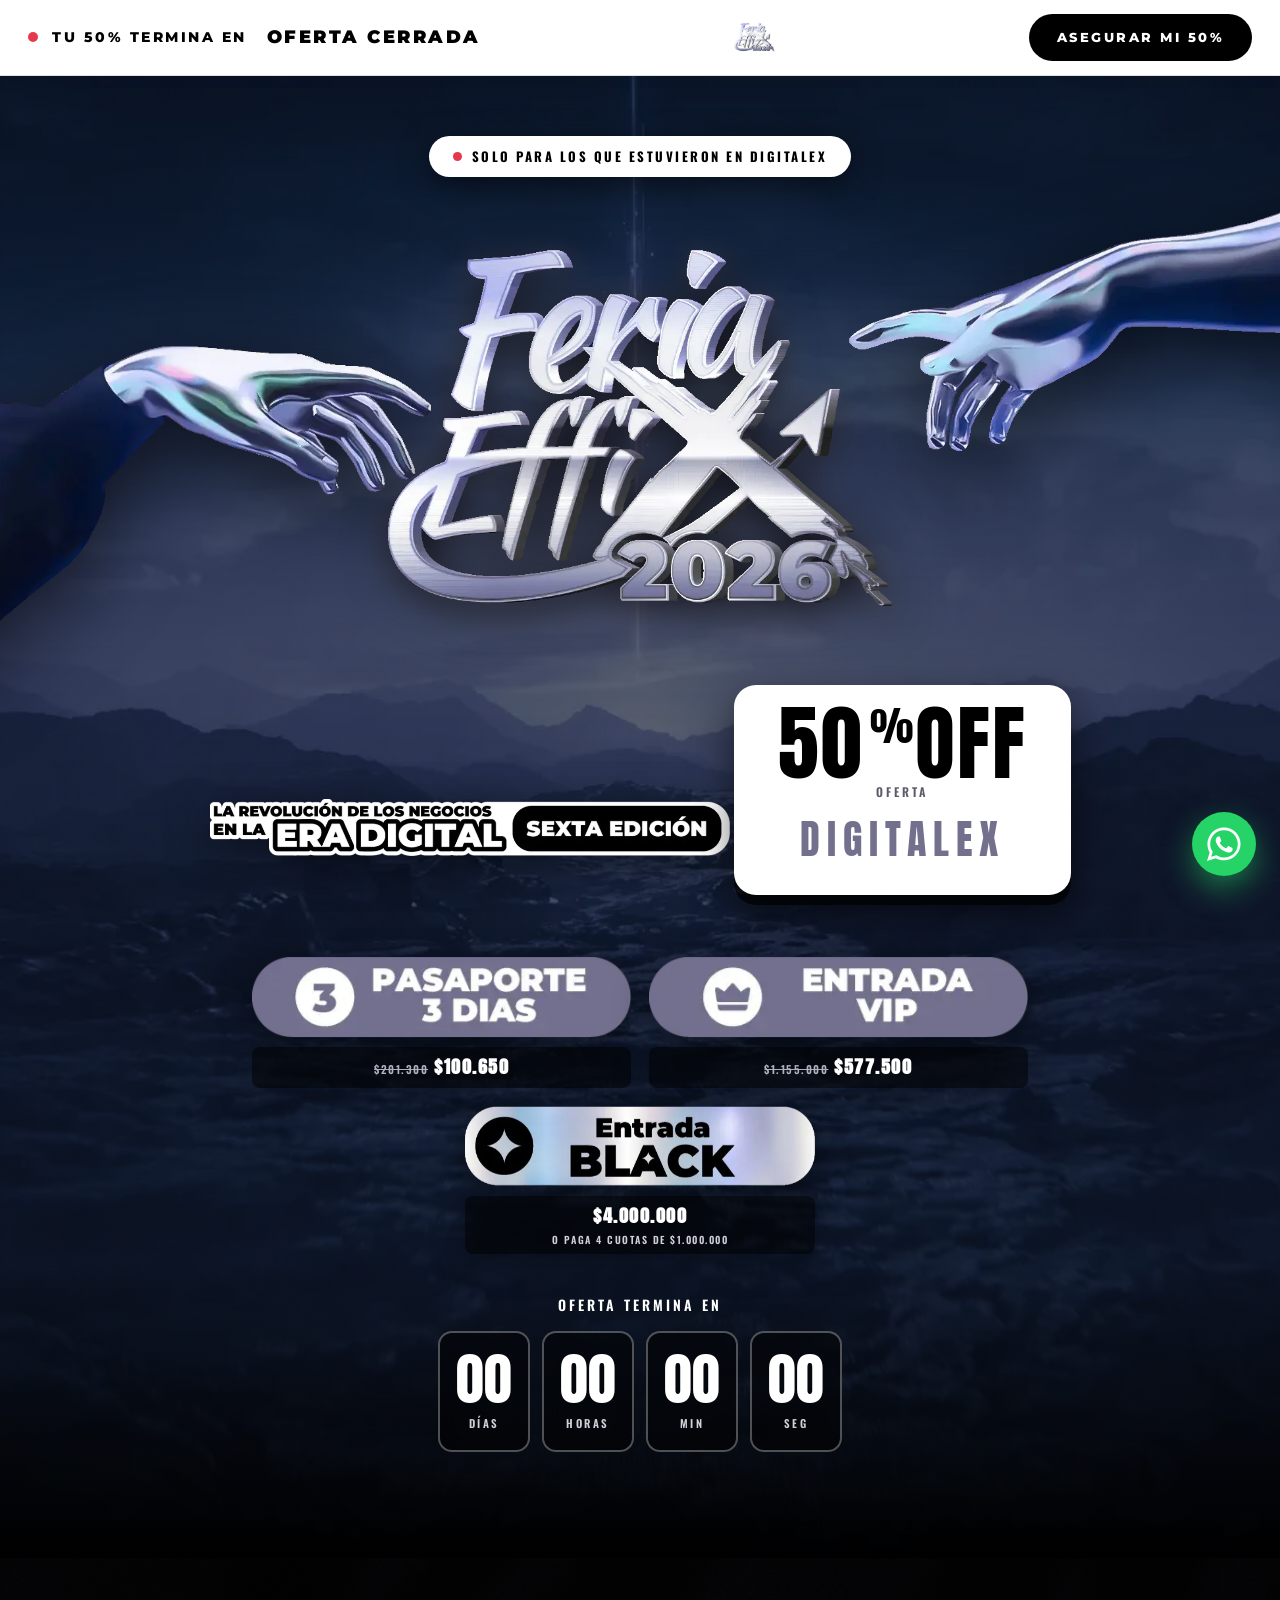
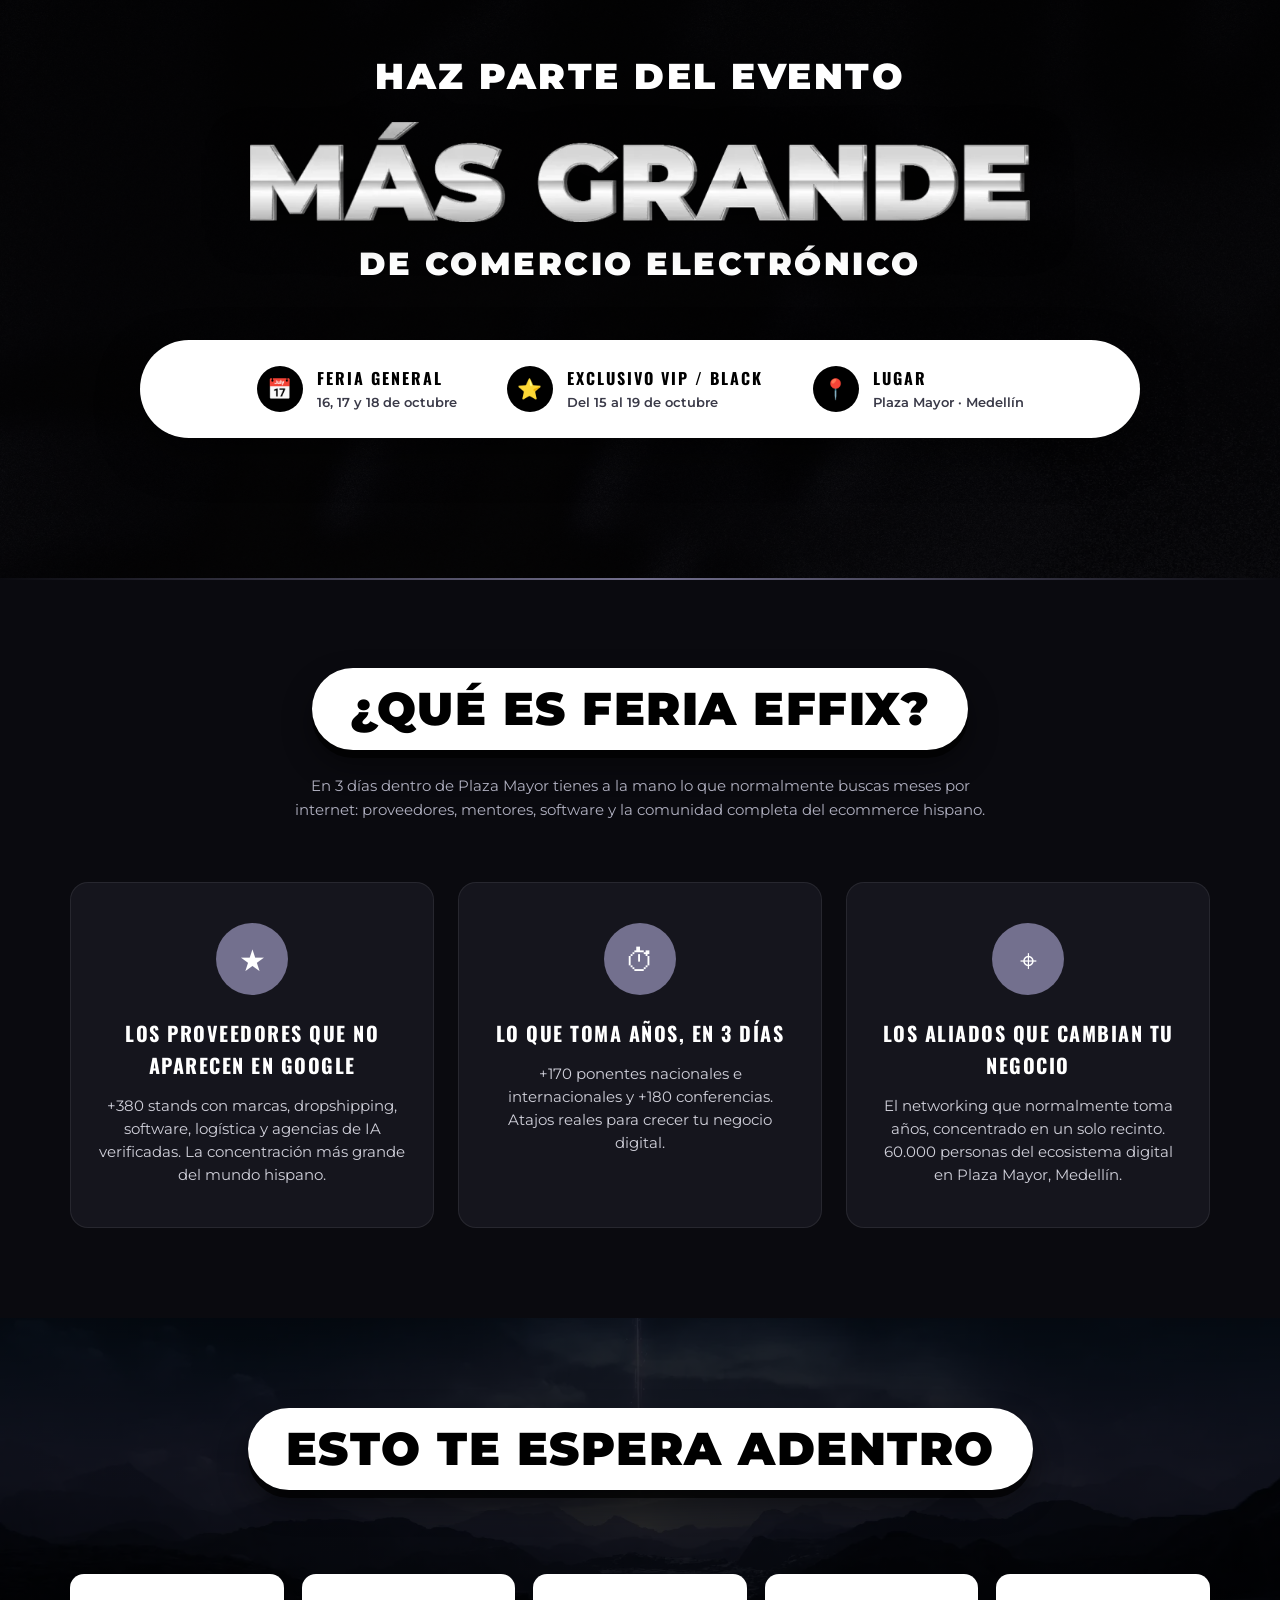
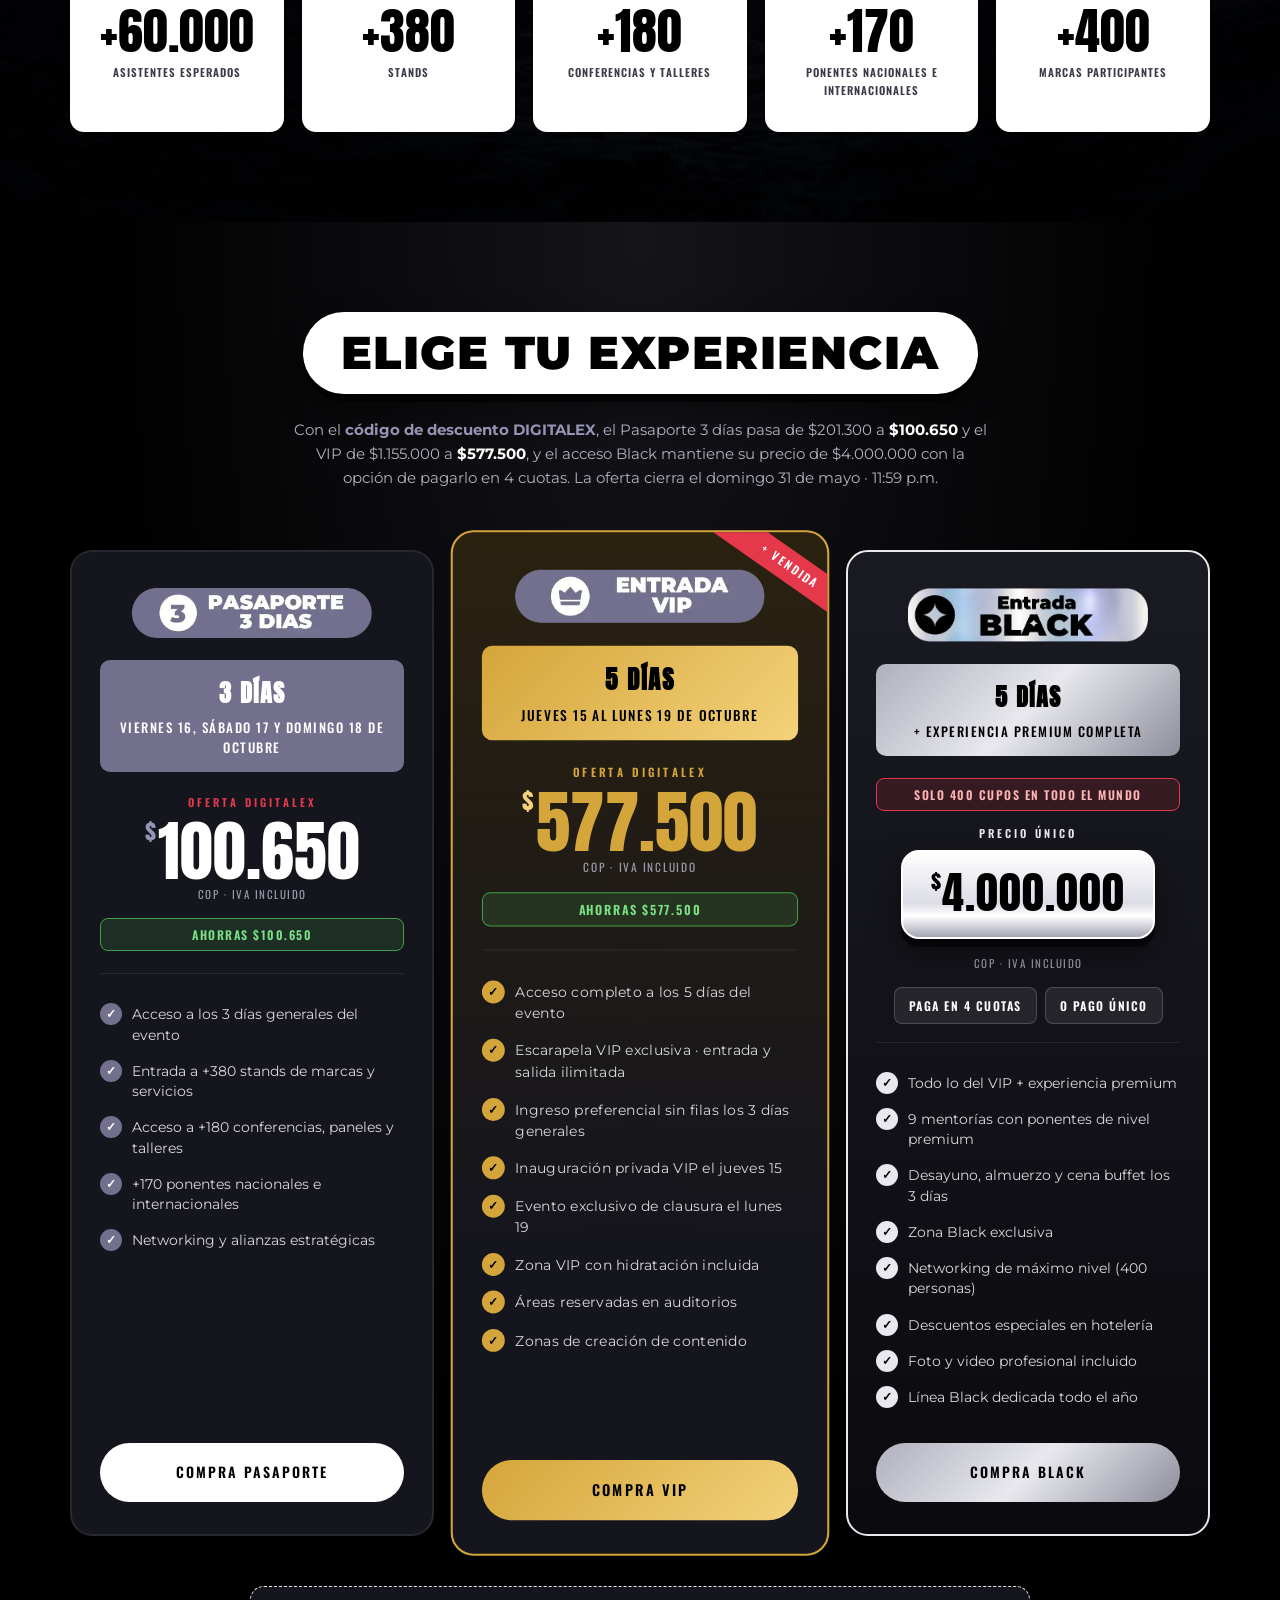
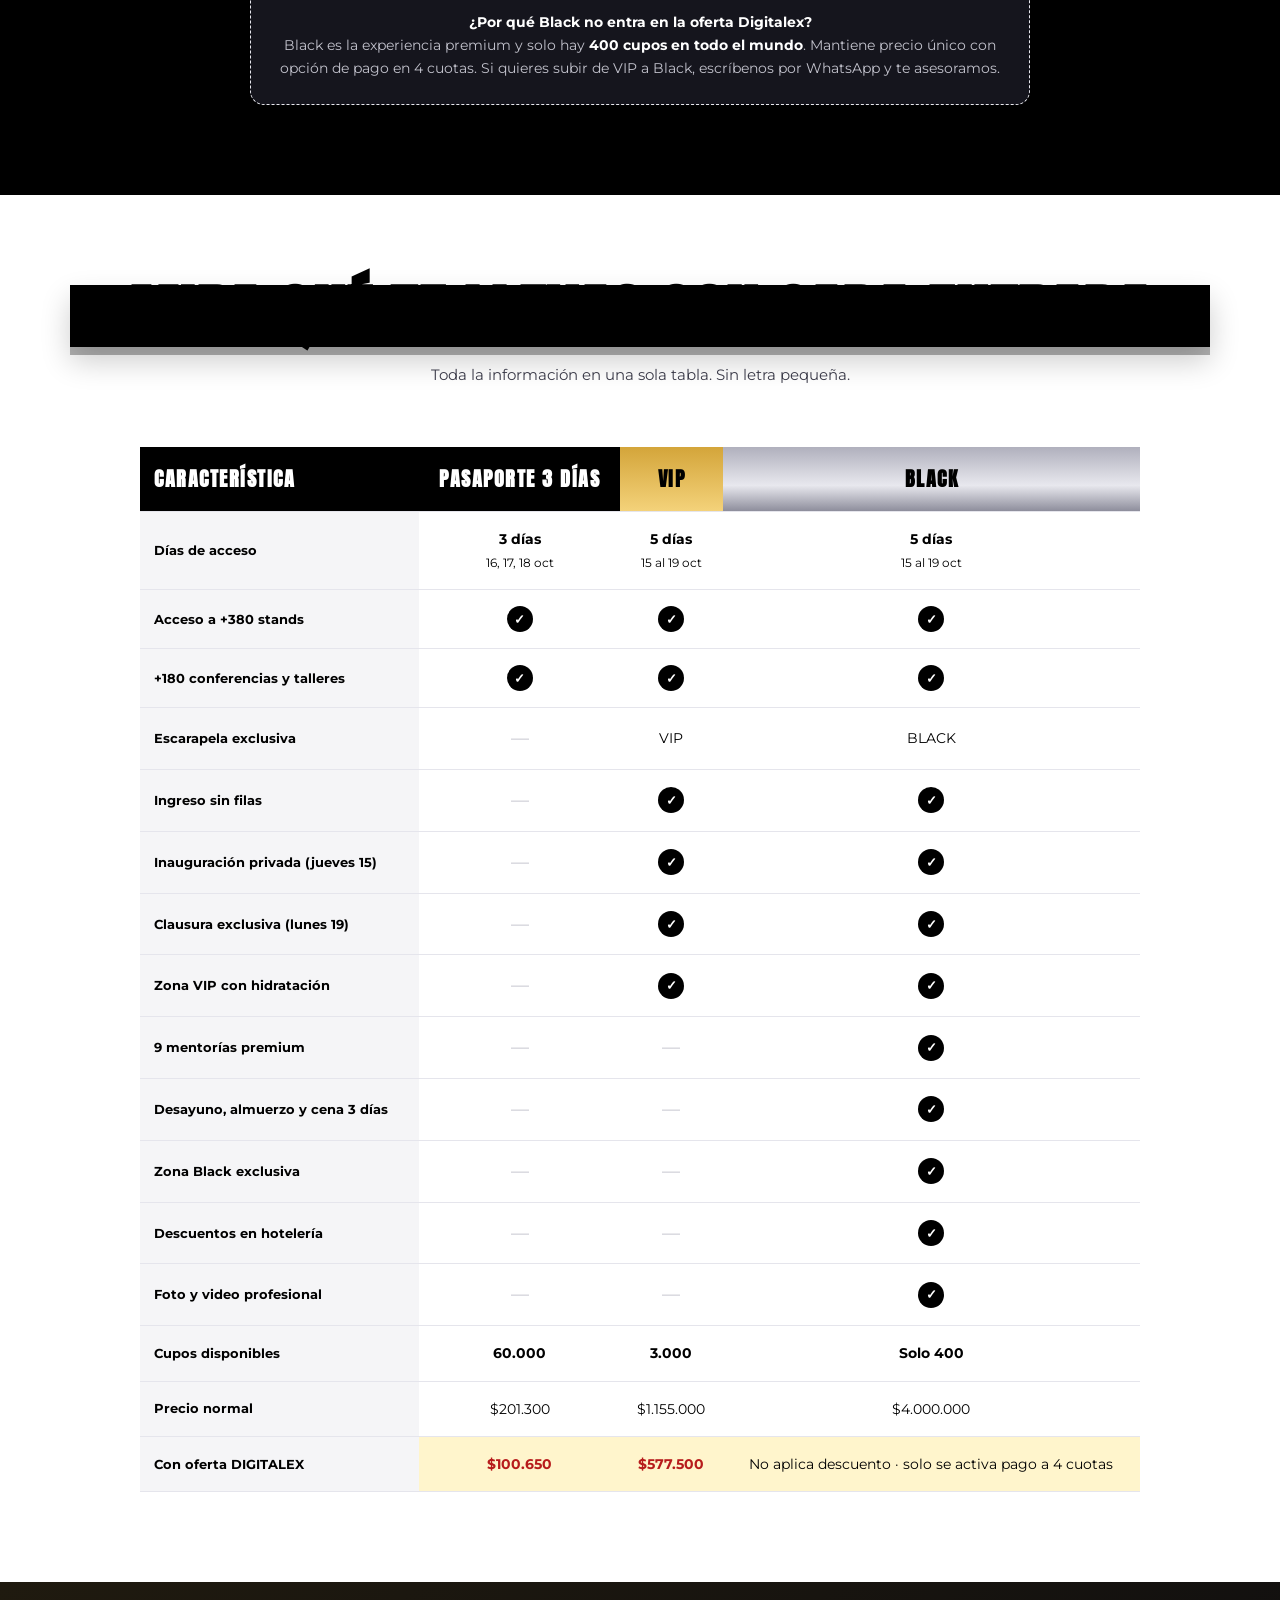
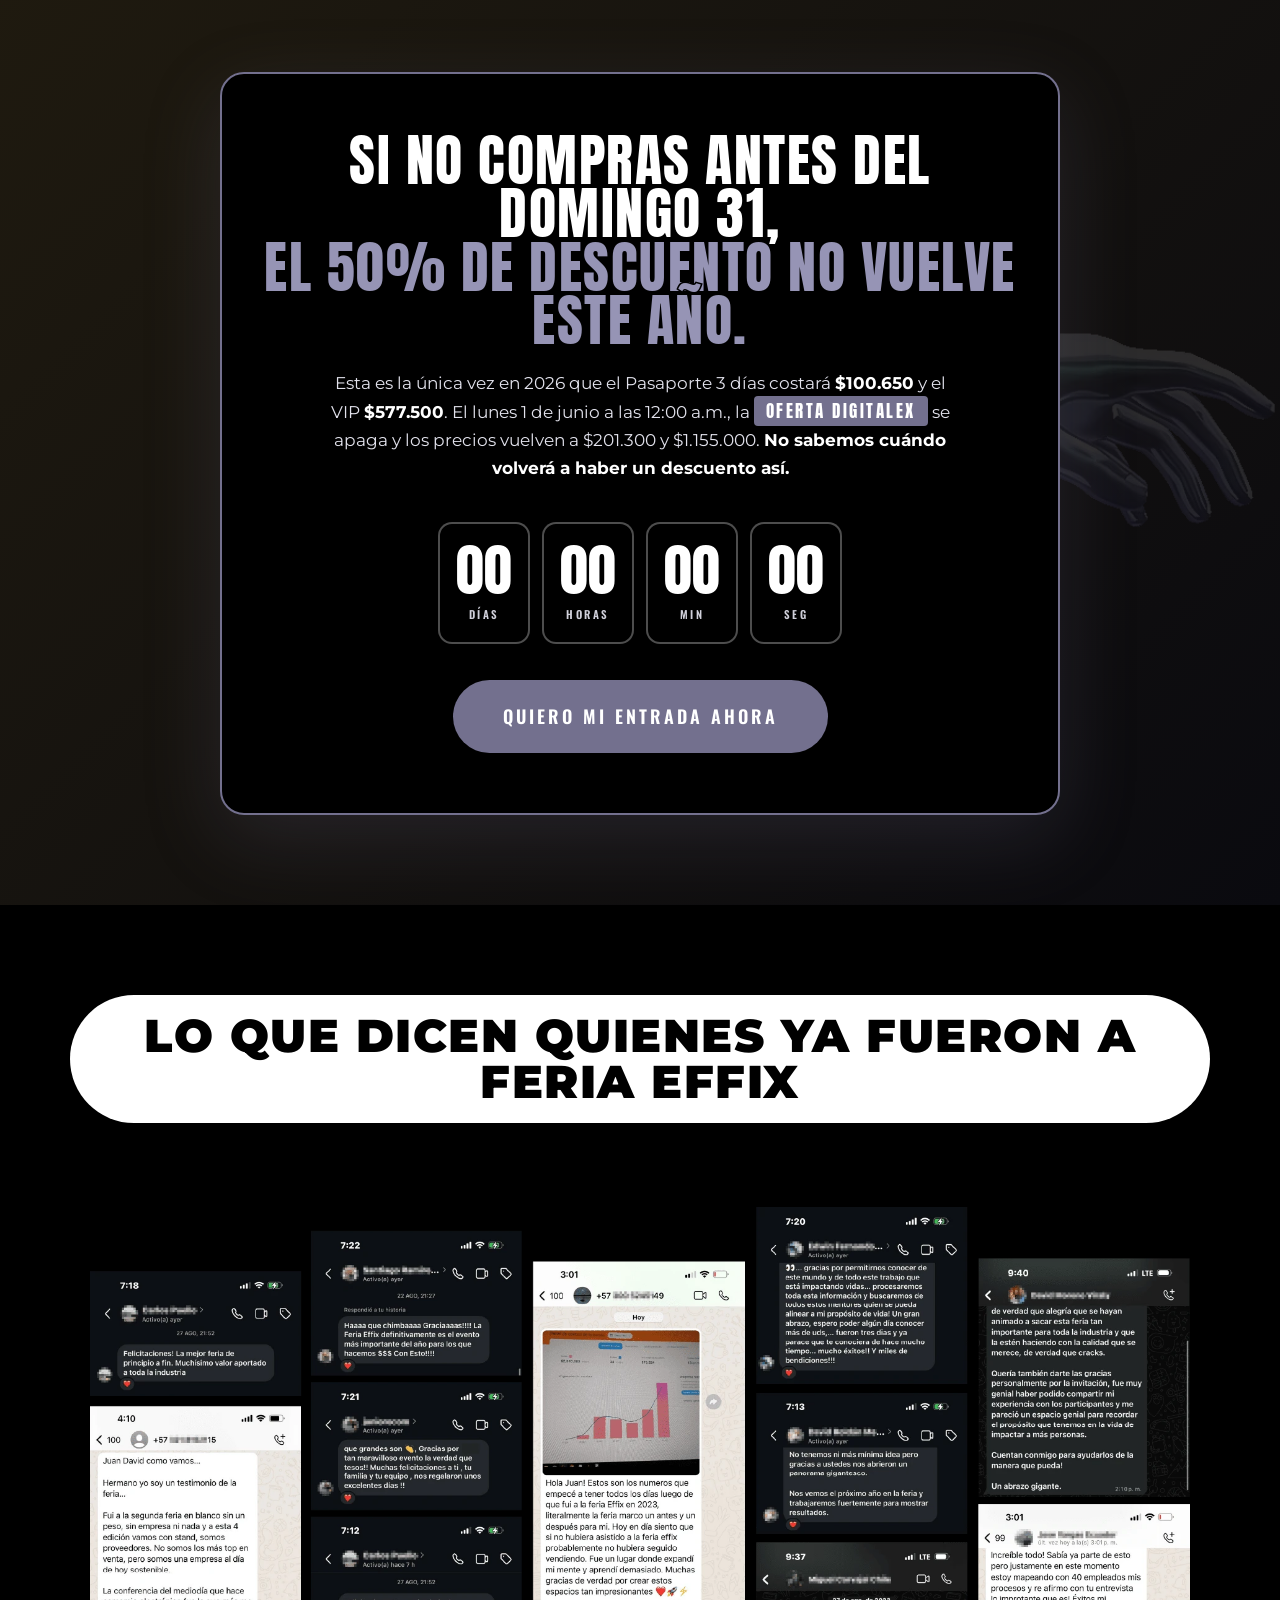
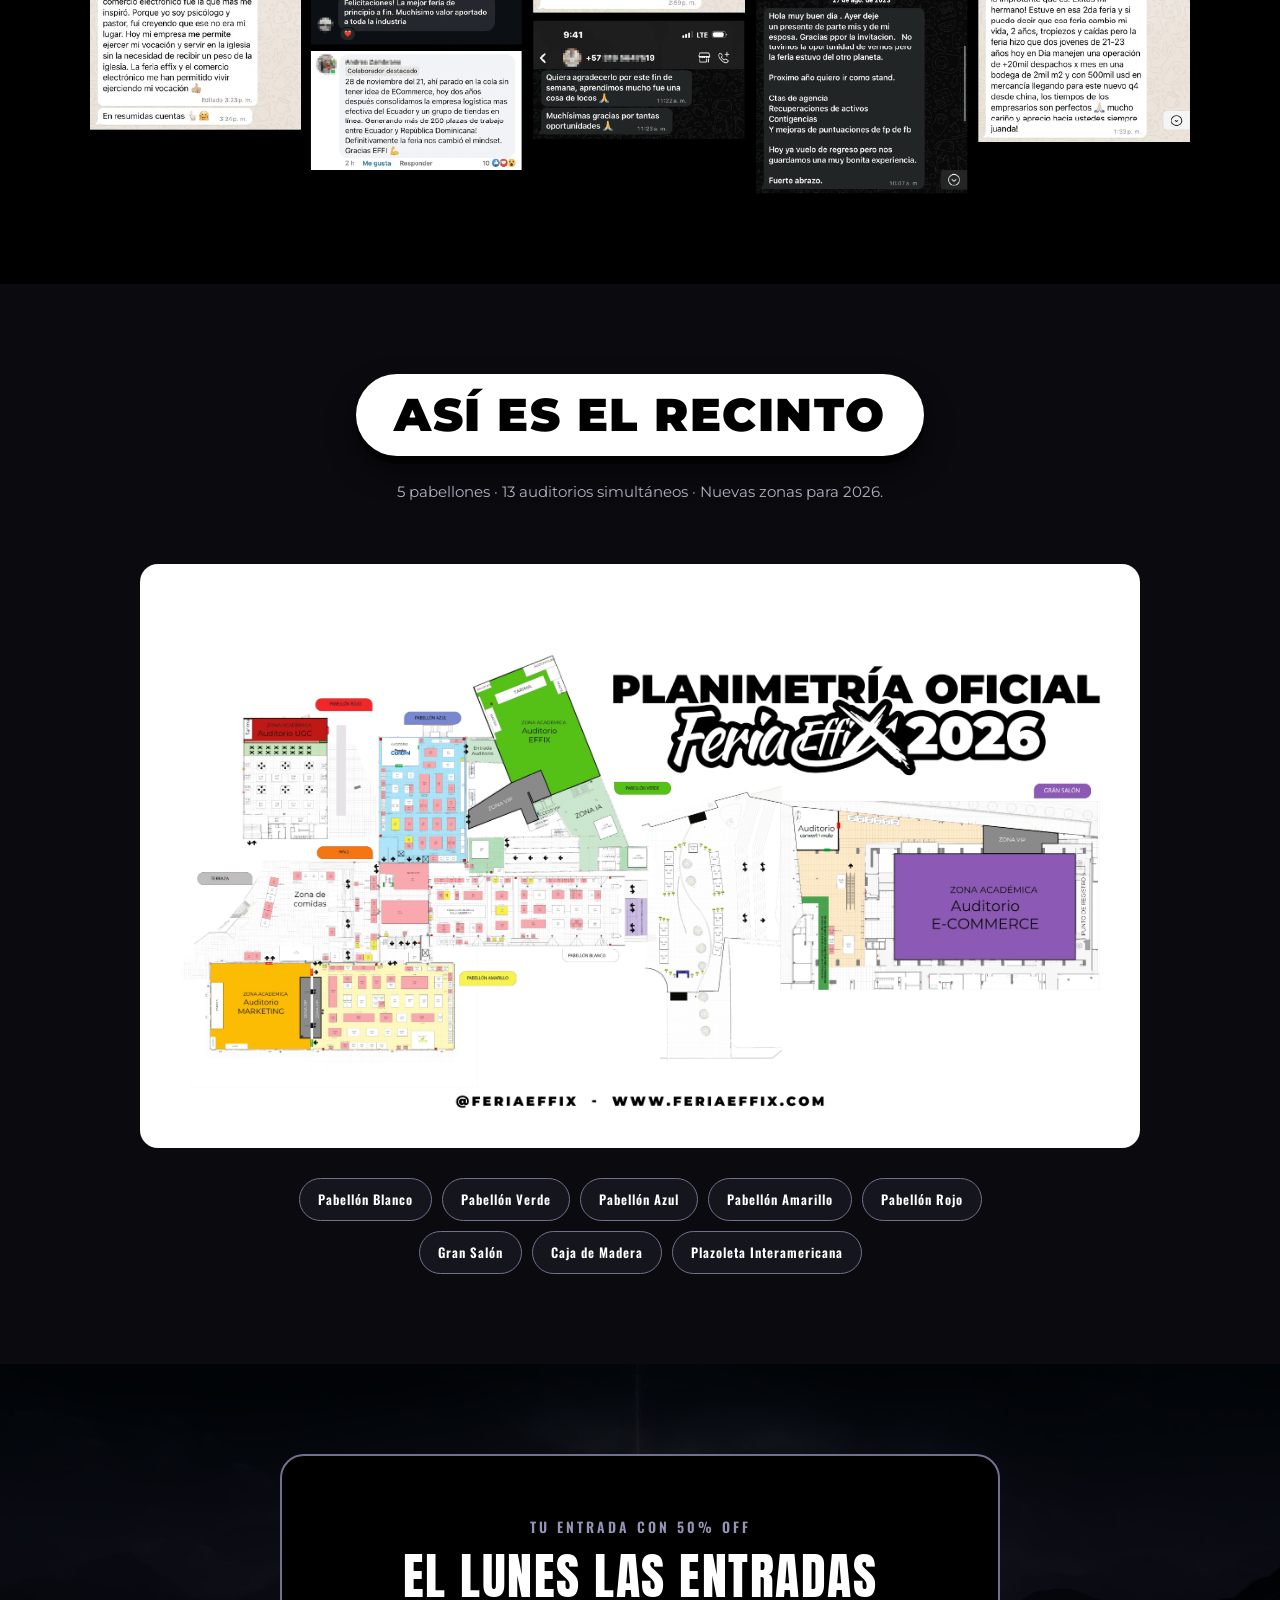
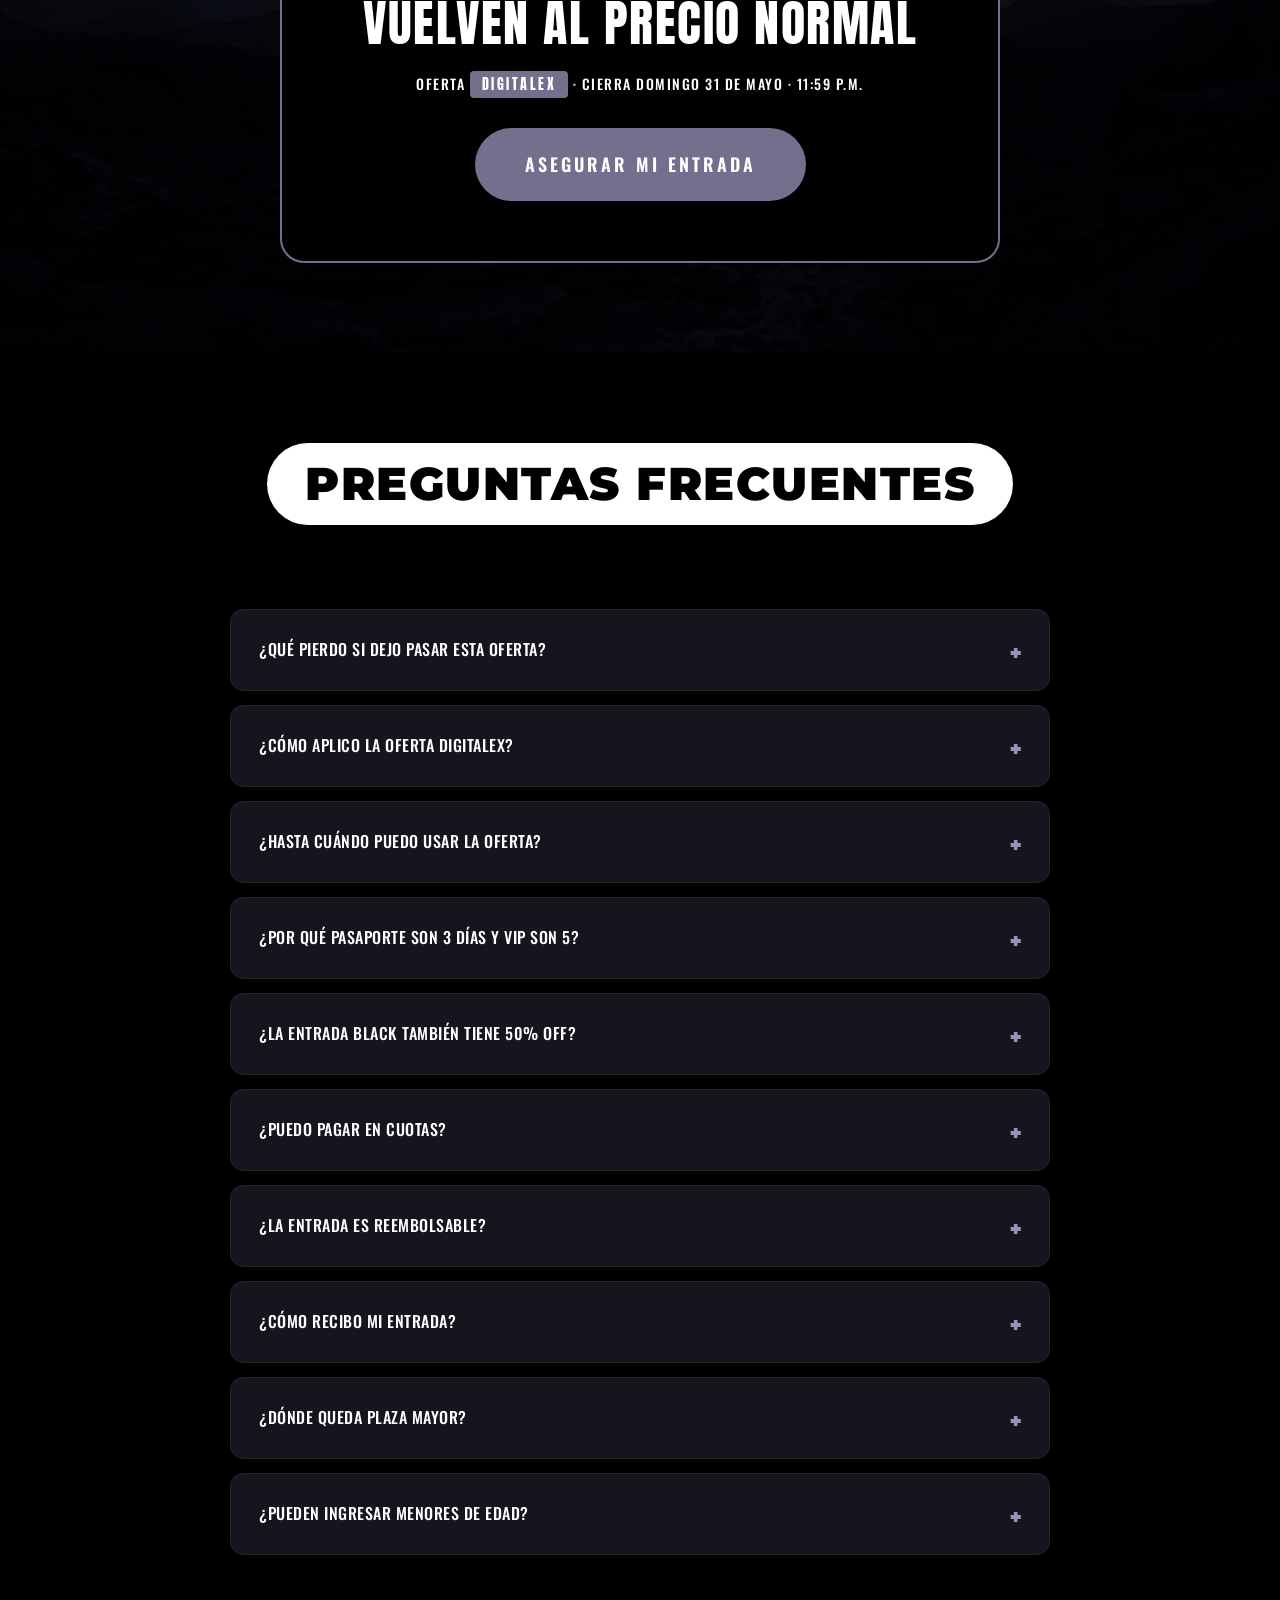
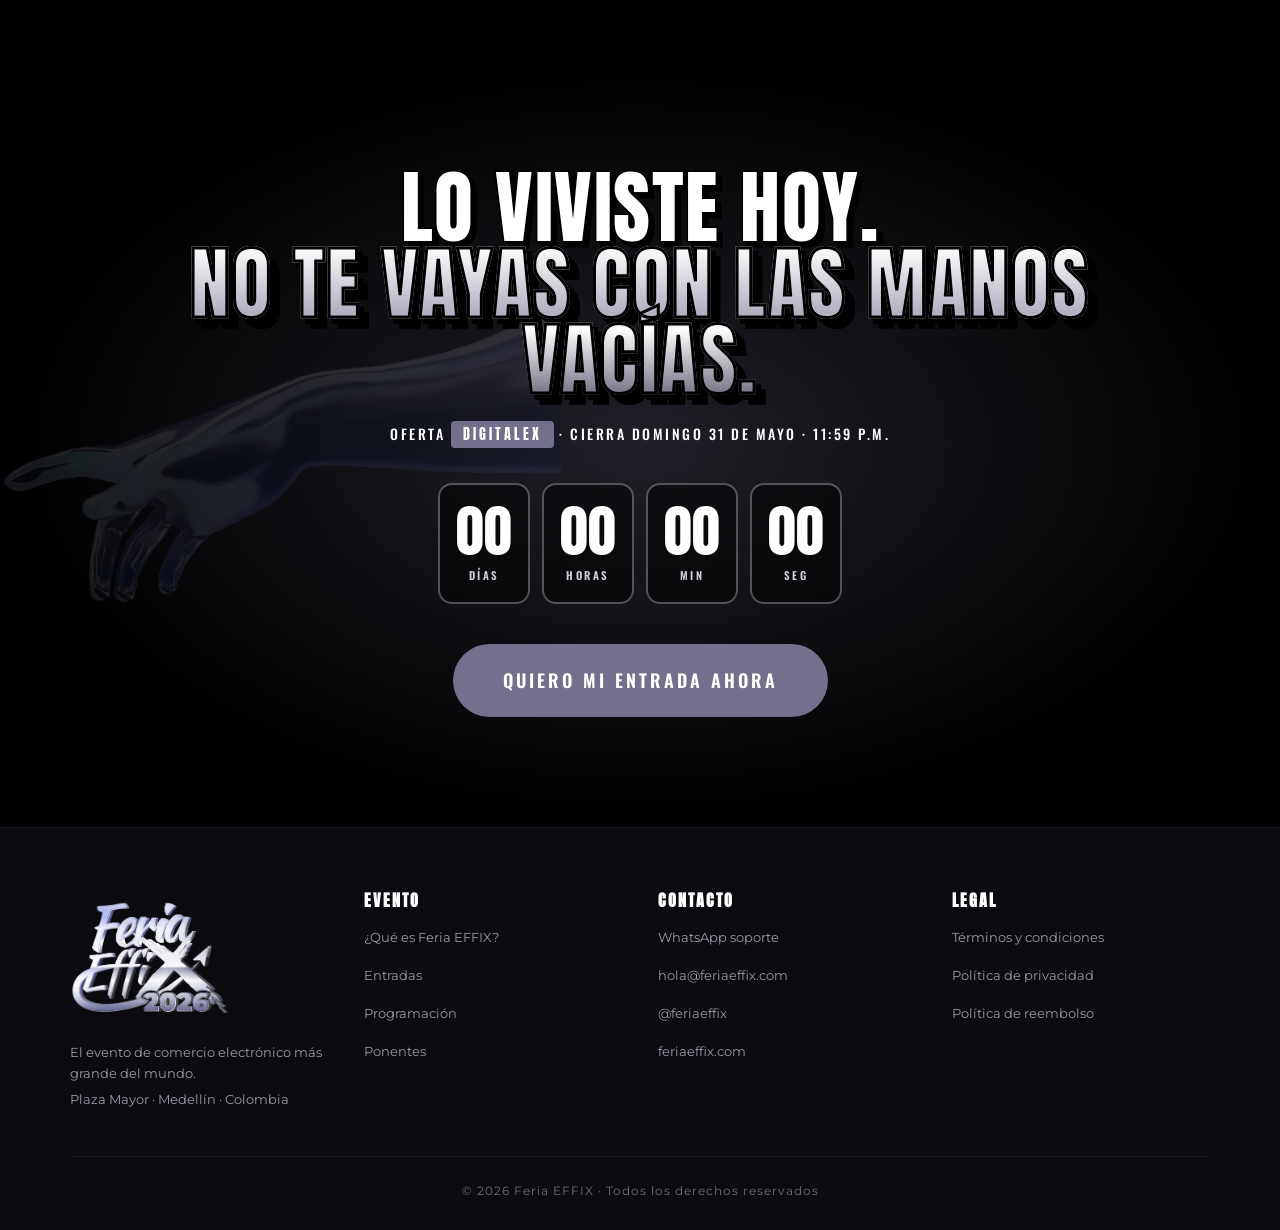
<file: digitalex-oferta-50/index.html>
<!DOCTYPE html>
<html lang="es">
<head>
<meta charset="UTF-8">
<meta name="viewport" content="width=device-width, initial-scale=1.0">
<title>Feria EFFIX 2026 — Oferta Digitalex 50% off</title>
<meta name="description" content="Solo tu oferta DIGITALEX baja Pasaporte 3 días a $100.650 y VIP a $577.500 en Feria EFFIX 2026. Cierra domingo 31 de mayo a las 11:59 p.m.">
<meta property="og:title" content="Feria EFFIX 2026 con 50% off — Oferta Digitalex">
<meta property="og:description" content="Pasaporte 3 días a $100.650 · VIP a $577.500. Cierra domingo 31 de mayo 11:59 p.m.">
<meta property="og:image" content="assets/img-logo-feria-effix-2026.webp">
<meta property="og:type" content="website">
<link rel="preconnect" href="https://fonts.googleapis.com">
<link rel="preconnect" href="https://fonts.gstatic.com" crossorigin>
<link href="https://fonts.googleapis.com/css2?family=Montserrat:wght@400;500;600;700;800;900&family=Anton&family=Oswald:wght@400;500;600;700&display=swap" rel="stylesheet">
<style>
:root{
  --negro:#000000;
  --negro-2:#0A0A0F;
  --negro-3:#15151D;
  --negro-4:#1F1F2A;
  --azul:#1C2A48;
  --azul-2:#0E1729;
  --azul-3:#243B68;
  --blanco:#FFFFFF;
  --marca:#73708E;
  --marca-claro:#9694B5;
  --marca-oscuro:#4A4862;
  --dorado:#D4A53A;
  --dorado-claro:#F4D27A;
  --cromo:#E8E8EE;
  --cromo-osc:#8E8E9C;
  --rojo:#E5394B;
  --verde:#43A047;
  --gris:#9A9AA8;
  --display:'Anton','Oswald',sans-serif;
  --display-cond:'Oswald','Anton',sans-serif;
  --texto:'Montserrat',sans-serif;
}
*{box-sizing:border-box;margin:0;padding:0;}
html{scroll-behavior:smooth;}
body{
  font-family:var(--texto);
  background:var(--negro);
  color:var(--blanco);
  line-height:1.6;
  overflow-x:hidden;
  -webkit-font-smoothing:antialiased;
}
img{max-width:100%;display:block;}
a{color:inherit;text-decoration:none;}
.container{max-width:1180px;margin:0 auto;padding:0 20px;}

/* ====== TÍTULOS DISPLAY (negro con outline blanco - estilo original) ====== */
.display{
  font-family:var(--display);
  font-weight:400;
  letter-spacing:1.5px;
  line-height:.95;
  text-transform:uppercase;
  color:var(--negro);
  -webkit-text-stroke:3px var(--blanco);
  paint-order:stroke fill;
  filter:drop-shadow(4px 4px 0 var(--blanco));
  text-shadow:none;
}
/* Variante invertida para fondos blancos */
.display.invert{
  color:var(--blanco);
  -webkit-text-stroke:3px var(--negro);
  filter:drop-shadow(4px 4px 0 var(--negro));
}
.display.cromo{
  background:linear-gradient(180deg, #FFFFFF 0%, #C7C7D5 45%, #FFFFFF 55%, #8E8E9C 100%);
  -webkit-background-clip:text;
  background-clip:text;
  -webkit-text-fill-color:transparent;
  -webkit-text-stroke:2.5px var(--negro);
  filter:drop-shadow(4px 4px 0 var(--negro));
}
.display.solid-negro{
  color:var(--negro);
  -webkit-text-stroke:0;
  filter:none;
  text-shadow:none;
}
.display.solid-blanco{
  color:var(--blanco);
  -webkit-text-stroke:0;
  filter:none;
  text-shadow:none;
}

/* ====== STICKY BAR (tipografía Oswald sutil como original) ====== */
.urgencia-bar{
  position:sticky;top:0;z-index:1000;
  background:var(--blanco);
  color:var(--negro);
  padding:14px 28px;
  display:flex;
  align-items:center;
  justify-content:space-between;
  gap:20px;
  border-bottom:1px solid #E0E0E8;
  box-shadow:0 2px 12px rgba(0,0,0,.08);
}
.urgencia-bar .izq{
  display:flex;
  align-items:center;
  gap:14px;
  font-family:'Montserrat',sans-serif;
  font-size:14px;
  font-weight:800;
  letter-spacing:2.5px;
  text-transform:uppercase;
  color:var(--negro);
}
.urgencia-bar .izq .puntito{
  width:10px;height:10px;border-radius:50%;
  background:var(--rojo);
  animation:pulse 1.4s infinite;
}
.urgencia-bar .reloj{
  font-family:'Montserrat',sans-serif;
  font-weight:900;
  font-size:18px;
  letter-spacing:2.5px;
  color:var(--negro);
  margin-left:6px;
}
.urgencia-bar .logo-mini{height:36px;margin:0 auto;}
.urgencia-bar .btn-bar{
  background:var(--negro);
  color:var(--blanco);
  padding:13px 28px;
  border-radius:999px;
  font-family:'Montserrat',sans-serif;
  font-size:13px;
  font-weight:800;
  letter-spacing:2.5px;
  text-transform:uppercase;
  white-space:nowrap;
  transition:background .2s ease;
  animation:botonLatidoNegro 2.6s ease-in-out infinite;
}
.urgencia-bar .btn-bar:hover{
  background:var(--marca);
  animation-play-state:paused;
  transform:translateY(-2px) scale(1.04);
}
@keyframes pulse{
  0%,100%{opacity:1;}
  50%{opacity:.3;}
}
/* Pulsación constante para botones (identificación visual) */
@keyframes botonLatido{
  0%,100%{
    transform:translateY(0) scale(1);
    box-shadow:0 10px 24px rgba(115,112,142,.45);
  }
  50%{
    transform:translateY(-2px) scale(1.02);
    box-shadow:0 16px 36px rgba(115,112,142,.7);
  }
}
@keyframes botonLatidoBlanco{
  0%,100%{
    transform:translateY(0) scale(1);
    box-shadow:0 10px 24px rgba(255,255,255,.18);
  }
  50%{
    transform:translateY(-2px) scale(1.02);
    box-shadow:0 16px 36px rgba(255,255,255,.32);
  }
}
@keyframes botonLatidoDorado{
  0%,100%{
    transform:translateY(0) scale(1);
    box-shadow:0 10px 24px rgba(212,165,58,.4);
  }
  50%{
    transform:translateY(-2px) scale(1.02);
    box-shadow:0 16px 36px rgba(212,165,58,.7);
  }
}
@keyframes botonLatidoCromo{
  0%,100%{
    transform:translateY(0) scale(1);
    box-shadow:0 10px 24px rgba(232,232,238,.25);
  }
  50%{
    transform:translateY(-2px) scale(1.02);
    box-shadow:0 16px 36px rgba(232,232,238,.5);
  }
}
@keyframes botonLatidoNegro{
  0%,100%{
    transform:translateY(0) scale(1);
    box-shadow:0 6px 14px rgba(0,0,0,.25);
  }
  50%{
    transform:translateY(-1px) scale(1.015);
    box-shadow:0 12px 24px rgba(0,0,0,.45);
  }
}
@media (prefers-reduced-motion: reduce){
  .cta-principal,
  .cta-ticket,
  .ticket.vip .cta-ticket,
  .ticket.black .cta-ticket,
  .urgencia-bar .btn-bar,
  .hero-ticket-pill{
    animation:none !important;
  }
}

/* ============ HERO RÉPLICA FIEL ============ */
.hero{
  position:relative;
  padding:60px 0 70px;
  background:
    linear-gradient(180deg, rgba(14,23,41,.55) 0%, rgba(14,23,41,.75) 80%, var(--negro) 100%),
    url("assets/img-fondo-feria-effix-36.webp") center center/cover no-repeat;
  background-color:var(--azul-2);
  overflow:hidden;
  text-align:center;
  min-height:780px;
}
.hero > .container{position:relative;z-index:3;}

/* Manos cromadas GIGANTES a los lados */
.mano-deco{
  position:absolute;
  top:6%;
  width:40vw;
  max-width:580px;
  z-index:2;
  pointer-events:none;
  filter:drop-shadow(0 20px 40px rgba(0,0,0,.6));
}
.mano-deco.izq{left:-6%;}
.mano-deco.der{right:-6%;}

/* Sello Digitalex en hero */
.sello-digitalex-hero{
  display:inline-flex;align-items:center;gap:10px;
  background:var(--blanco);
  color:var(--negro);
  padding:10px 24px;
  border-radius:999px;
  font-family:'Oswald',sans-serif;
  font-size:13px;
  font-weight:700;
  letter-spacing:2.5px;
  text-transform:uppercase;
  margin-bottom:24px;
  box-shadow:0 8px 30px rgba(0,0,0,.5);
  position:relative;
  z-index:5;
}
.sello-digitalex-hero .punto{
  width:9px;height:9px;border-radius:50%;
  background:var(--rojo);
  animation:pulse 1.4s infinite;
}

/* Logo central GIGANTE */
.hero-logo-grande{
  max-width:520px;
  margin:0 auto 30px;
  filter:
    drop-shadow(0 8px 20px rgba(0,0,0,.8))
    drop-shadow(0 4px 12px rgba(115,112,142,.4));
  position:relative;
  z-index:4;
}

/* Sticker "LA REVOLUCIÓN DE LOS NEGOCIOS" + "SEXTA EDICIÓN" sin envoltorio blanco */
.bloque-revolucion{
  display:inline-flex;
  align-items:center;
  gap:16px;
  margin-bottom:36px;
  position:relative;
  z-index:5;
  flex-wrap:wrap;
  justify-content:center;
}
.bloque-revolucion img{
  max-width:520px;
  width:100%;
  height:auto;
  filter:drop-shadow(0 8px 20px rgba(0,0,0,.5));
}
.pill-sexta-edicion{
  background:var(--negro);
  color:var(--blanco);
  padding:14px 28px;
  border-radius:999px;
  font-family:'Montserrat',sans-serif;
  font-weight:900;
  font-size:18px;
  letter-spacing:2.5px;
  text-transform:uppercase;
  white-space:nowrap;
  box-shadow:0 8px 18px rgba(0,0,0,.5);
}

/* CÁPSULA OFERTA DIGITALEX */
.capsula-oferta-hero{
  display:inline-block;
  background:var(--blanco);
  color:var(--negro);
  padding:24px 44px;
  border-radius:22px;
  margin-bottom:32px;
  box-shadow:
    0 10px 0 rgba(0,0,0,.7),
    0 18px 40px rgba(0,0,0,.6);
  text-align:center;
  position:relative;
  z-index:5;
}
.capsula-oferta-hero .pct{
  font-family:var(--display);
  font-size:clamp(54px,8vw,82px);
  line-height:.85;
  letter-spacing:2px;
  color:var(--negro);
  display:block;
}
.capsula-oferta-hero .pct sup{
  font-size:.5em;
  vertical-align:top;
  margin-left:6px;
}
.capsula-oferta-hero .codigo-label{
  font-family:'Oswald',sans-serif;
  font-size:12px;
  letter-spacing:3px;
  color:#5A5A6A;
  text-transform:uppercase;
  margin-top:10px;
  font-weight:600;
}
.capsula-oferta-hero .codigo{
  font-family:var(--display);
  font-size:clamp(28px,4vw,40px);
  letter-spacing:7px;
  display:block;
  color:var(--marca);
  margin-top:2px;
}

/* ===== 3 BOTONES TICKETS GIGANTES (estilo pill original) ===== */
.hero-tickets-row{
  display:flex;
  justify-content:center;
  gap:18px;
  margin:30px auto 0;
  flex-wrap:wrap;
  max-width:1000px;
  position:relative;
  z-index:5;
}
.hero-ticket-pill{
  display:inline-block;
  transition:filter .2s ease;
  filter:drop-shadow(0 8px 16px rgba(0,0,0,.5));
  animation:botonLatidoBlanco 2.8s ease-in-out infinite;
  border-radius:999px;
}
.hero-ticket-pill:hover{
  animation-play-state:paused;
  transform:translateY(-4px) scale(1.04);
  filter:drop-shadow(0 14px 24px rgba(0,0,0,.7));
}
.hero-ticket-pill img{
  height:80px;
  width:auto;
  display:block;
}
.hero-ticket-pill .precio-mini{
  font-family:'Oswald',sans-serif;
  font-size:14px;
  color:var(--blanco);
  text-align:center;
  margin-top:10px;
  font-weight:600;
  letter-spacing:1.5px;
  text-transform:uppercase;
  background:rgba(0,0,0,.5);
  padding:6px 14px;
  border-radius:8px;
  backdrop-filter:blur(6px);
}
.hero-ticket-pill .precio-mini .antes{
  color:#B0B0C0;
  font-size:11px;
  text-decoration:line-through;
  margin-right:6px;
}
.hero-ticket-pill .precio-mini .ahora{
  color:var(--blanco);
  font-family:'Anton',sans-serif;
  font-size:18px;
  letter-spacing:1.5px;
}

/* COUNTDOWN HERO */
.countdown{
  display:flex;
  justify-content:center;
  gap:12px;
  margin:40px auto 36px;
  flex-wrap:wrap;
  max-width:600px;
  position:relative;
  z-index:5;
}
.countdown .box{
  background:rgba(0,0,0,.5);
  border:2px solid rgba(255,255,255,.3);
  border-radius:14px;
  padding:18px 16px;
  min-width:88px;
  backdrop-filter:blur(10px);
}
.countdown .num{
  font-family:'Anton',sans-serif;
  font-size:clamp(38px,5vw,56px);
  color:var(--blanco);
  line-height:1;
}
.countdown .lbl{
  font-family:'Oswald',sans-serif;
  font-size:11px;
  letter-spacing:2.5px;
  text-transform:uppercase;
  color:#D0D0DA;
  margin-top:8px;
  font-weight:600;
}

.cta-principal{
  display:inline-block;
  background:var(--marca);
  color:var(--blanco);
  padding:22px 50px;
  border-radius:999px;
  font-family:'Oswald',sans-serif;
  font-weight:600;
  font-size:clamp(15px,2vw,18px);
  letter-spacing:3px;
  text-transform:uppercase;
  transition:background .2s ease;
  border:none;
  cursor:pointer;
  min-height:56px;
  animation:botonLatido 2.2s ease-in-out infinite;
}
.cta-principal:hover{background:var(--marca-claro);animation-play-state:paused;transform:translateY(-3px) scale(1.04);}

/* ============ SECCIÓN "MÁS GRANDE" (réplica original) ============ */
.mas-grande{
  background:
    linear-gradient(180deg, rgba(0,0,0,.92) 0%, rgba(0,0,0,.85) 100%),
    url("assets/black-18-scaled.webp") center/cover no-repeat;
  background-color:var(--negro);
  padding:90px 0;
  text-align:center;
  position:relative;
}
.mas-grande .haz-parte{
  font-family:'Montserrat',sans-serif;
  font-weight:900;
  font-size:clamp(24px,3.5vw,36px);
  color:var(--blanco);
  letter-spacing:2.5px;
  text-transform:uppercase;
  margin-bottom:16px;
}
.mas-grande .sticker-mas-grande{
  max-width:780px;
  margin:0 auto 16px;
  filter:drop-shadow(0 8px 20px rgba(0,0,0,.6));
}
.mas-grande .de-comercio{
  font-family:'Montserrat',sans-serif;
  font-weight:900;
  font-size:clamp(22px,3vw,32px);
  color:var(--blanco);
  letter-spacing:2.5px;
  text-transform:uppercase;
  margin-bottom:50px;
}

/* DATOS PILL FECHA HORA LUGAR */
.datos-pill-wrap{
  display:flex;
  justify-content:center;
  padding:0 12px;
  margin-bottom:50px;
}
.datos-pill{
  background:var(--blanco);
  color:var(--negro);
  border-radius:80px;
  padding:26px 44px;
  display:flex;
  align-items:center;
  gap:50px;
  flex-wrap:wrap;
  justify-content:center;
  box-shadow:0 16px 40px rgba(0,0,0,.5);
  max-width:1000px;
  width:100%;
}
.datos-pill .item-pill{
  display:flex;
  align-items:center;
  gap:14px;
  text-align:left;
}
.datos-pill .item-pill .icono-circ{
  width:46px;height:46px;
  background:var(--negro);
  color:var(--blanco);
  border-radius:50%;
  display:flex;align-items:center;justify-content:center;
  font-size:20px;
  flex-shrink:0;
}
.datos-pill .item-pill .info-pill h4{
  font-family:'Oswald',sans-serif;
  font-size:16px;
  letter-spacing:2px;
  color:var(--negro);
  margin-bottom:2px;
  text-transform:uppercase;
  font-weight:700;
}
.datos-pill .item-pill .info-pill p{
  font-size:13px;
  color:#3A3A48;
  font-weight:600;
  margin:0;
  line-height:1.4;
}

/* Segundo trio de botones tickets dentro de "MÁS GRANDE" */
.mas-grande-tickets{
  display:flex;
  justify-content:center;
  gap:18px;
  flex-wrap:wrap;
  max-width:900px;
  margin:0 auto;
}

/* ===== SECCIONES BASE ===== */
section{padding:90px 0;}
.titulo-seccion{
  text-align:center;
  margin-bottom:60px;
}
.titulo-seccion h2.display{
  display:inline-block;
  background:var(--blanco);
  color:var(--negro);
  -webkit-text-stroke:0;
  filter:none;
  text-shadow:none;
  padding:18px 38px;
  border-radius:80px;
  font-family:'Montserrat',sans-serif;
  font-weight:900;
  font-size:clamp(26px,4.2vw,46px);
  letter-spacing:1.5px;
  line-height:1;
  text-transform:uppercase;
  margin-bottom:24px;
  box-shadow:
    0 8px 0 rgba(0,0,0,.7),
    0 14px 30px rgba(0,0,0,.45);
}
.titulo-seccion p{
  color:#B0B0C0;
  max-width:700px;
  margin:0 auto;
  font-size:15px;
}
/* Variante sticker para fondo blanco (invertida) */
.comparativa .titulo-seccion h2{
  background:var(--negro);
  color:var(--blanco);
  box-shadow:
    0 8px 0 rgba(0,0,0,.3),
    0 14px 30px rgba(0,0,0,.2);
}

/* ===== ¿QUÉ ES FERIA EFFIX? ===== */
.que-es{background:var(--negro-2);position:relative;}
.que-es::before{
  content:"";position:absolute;
  top:0;left:0;right:0;height:2px;
  background:linear-gradient(90deg,transparent,var(--marca),transparent);
}
.que-es-grid{
  display:grid;
  grid-template-columns:repeat(auto-fit,minmax(280px,1fr));
  gap:24px;
}
.que-es-card{
  background:var(--negro-3);
  padding:40px 28px;
  border-radius:18px;
  text-align:center;
  border:1px solid rgba(255,255,255,.08);
  transition:transform .25s ease, border-color .25s ease;
}
.que-es-card:hover{
  transform:translateY(-4px);
  border-color:var(--marca);
}
.que-es-card .icono{
  width:72px;height:72px;
  background:var(--marca);
  color:var(--blanco);
  border-radius:50%;
  display:flex;align-items:center;justify-content:center;
  font-family:var(--display);
  font-size:30px;
  margin:0 auto 22px;
  letter-spacing:0;
}
.que-es-card h3{
  font-family:'Oswald',sans-serif;
  font-size:20px;
  letter-spacing:1.5px;
  color:var(--blanco);
  margin-bottom:14px;
  text-transform:uppercase;
  font-weight:700;
}
.que-es-card p{color:#D0D0DA;font-size:14.5px;}

/* ===== ESCALA ===== */
.escala{
  background:
    linear-gradient(0deg, rgba(0,0,0,.93) 0%, rgba(0,0,0,.78) 100%),
    url("assets/img-fondo-feria-effix-36.webp") center/cover no-repeat;
}
.escala-grid{
  display:grid;
  grid-template-columns:repeat(auto-fit,minmax(170px,1fr));
  gap:18px;
}
.escala-item{
  background:var(--blanco);
  color:var(--negro);
  border-radius:14px;
  padding:32px 18px;
  text-align:center;
}
.escala-item .num{
  font-family:var(--display);
  font-size:clamp(36px,4vw,50px);
  color:var(--negro);
  line-height:1;
}
.escala-item .lbl{
  font-family:'Oswald',sans-serif;
  font-size:11px;
  color:#3A3A48;
  font-weight:600;
  letter-spacing:1px;
  margin-top:8px;
  text-transform:uppercase;
}

/* ===== PRECIOS ===== */
.precios{
  background:
    radial-gradient(ellipse at center top, rgba(115,112,142,0.18) 0%, transparent 60%),
    var(--negro);
}
.precios-grid{
  display:grid;
  grid-template-columns:repeat(3,1fr);
  gap:24px;
}
@media(max-width:980px){
  .precios-grid{grid-template-columns:1fr;}
}
.ticket{
  background:var(--negro-3);
  border-radius:22px;
  padding:36px 28px 32px;
  border:2px solid rgba(255,255,255,.08);
  position:relative;
  text-align:center;
  display:flex;
  flex-direction:column;
  overflow:hidden;
}
.ticket .ribbon{
  position:absolute;
  top:18px;right:-46px;
  background:var(--rojo);
  color:var(--blanco);
  font-family:'Oswald',sans-serif;
  font-size:11px;
  font-weight:600;
  letter-spacing:2px;
  padding:6px 50px;
  transform:rotate(35deg);
  text-transform:uppercase;
}
.ticket-boton{
  max-width:240px;
  margin:0 auto 22px;
}
.precio-oferta-label{
  font-family:'Oswald',sans-serif;
  font-size:11px;
  letter-spacing:3px;
  text-transform:uppercase;
  color:var(--rojo);
  font-weight:600;
  margin-bottom:8px;
}
.precio-oferta{
  font-family:var(--display);
  font-size:66px;
  color:var(--blanco);
  line-height:.95;
  margin-bottom:4px;
}
.precio-moneda{
  font-size:24px;
  vertical-align:top;
  margin-right:2px;
  color:var(--marca-claro);
}
.precio-iva{
  font-family:'Oswald',sans-serif;
  font-size:11px;
  color:#9A9AA8;
  letter-spacing:1.5px;
  margin-bottom:14px;
  text-transform:uppercase;
}
.badge-ahorro{
  display:inline-block;
  background:rgba(67,160,71,.18);
  border:1px solid var(--verde);
  color:#7AE285;
  padding:6px 16px;
  border-radius:8px;
  font-family:'Oswald',sans-serif;
  font-size:12px;
  font-weight:600;
  letter-spacing:1.5px;
  margin-bottom:22px;
  text-transform:uppercase;
}
.dias-acceso{
  background:var(--marca);
  color:var(--blanco);
  padding:14px 16px;
  border-radius:10px;
  font-family:'Oswald',sans-serif;
  font-size:13px;
  font-weight:500;
  letter-spacing:1.5px;
  margin-bottom:22px;
  text-transform:uppercase;
}
.dias-acceso strong{
  font-family:var(--display);
  font-size:24px;
  display:block;
  margin-bottom:4px;
  letter-spacing:1.5px;
}
.ticket .beneficios{
  text-align:left;
  list-style:none;
  margin-bottom:28px;
  flex-grow:1;
  border-top:1px solid rgba(255,255,255,.08);
  padding-top:22px;
}
.ticket .beneficios li{
  padding:8px 0 8px 32px;
  position:relative;
  font-size:13.5px;
  color:#D8D8DC;
  line-height:1.5;
}
.ticket .beneficios li::before{
  content:"✓";
  position:absolute;left:0;top:7px;
  color:var(--blanco);
  background:var(--marca);
  width:22px;height:22px;
  border-radius:50%;
  font-size:12px;
  font-weight:900;
  display:flex;align-items:center;justify-content:center;
}
.ticket .cta-ticket{
  display:block;
  background:var(--blanco);
  color:var(--negro);
  padding:18px 24px;
  border-radius:999px;
  font-family:'Oswald',sans-serif;
  font-weight:600;
  font-size:14px;
  letter-spacing:2px;
  text-transform:uppercase;
  transition:background .2s ease;
  min-height:56px;
  animation:botonLatidoBlanco 2.4s ease-in-out infinite;
}
.ticket .cta-ticket:hover{
  animation-play-state:paused;
  transform:translateY(-3px) scale(1.03);
}
.ticket.vip .cta-ticket{
  animation:botonLatidoDorado 2.4s ease-in-out infinite;
}
.ticket.black .cta-ticket{
  animation:botonLatidoCromo 2.4s ease-in-out infinite;
}

.ticket.vip{
  background:linear-gradient(180deg,#2A210F 0%,var(--negro-3) 70%);
  border-color:var(--dorado);
  transform:scale(1.04);
}
.ticket.vip .precio-oferta-label{color:var(--dorado);}
.ticket.vip .precio-oferta{color:var(--dorado);}
.ticket.vip .precio-moneda{color:var(--dorado-claro);}
.ticket.vip .dias-acceso{
  background:linear-gradient(135deg,var(--dorado) 0%,var(--dorado-claro) 100%);
  color:var(--negro);
}
.ticket.vip .beneficios li::before{background:var(--dorado);color:var(--negro);}
.ticket.vip .cta-ticket{
  background:linear-gradient(135deg,var(--dorado) 0%,var(--dorado-claro) 100%);
  color:var(--negro);
}
@media(max-width:980px){.ticket.vip{transform:none;}}

.ticket.black{
  background:linear-gradient(180deg,#1A1A22 0%,var(--negro-2) 100%);
  border-color:var(--cromo);
}
.ticket.black .precio-sticker-wrap{
  position:relative;
  margin:0 auto 16px;
  display:flex;
  align-items:center;
  justify-content:center;
  gap:18px;
}
.ticket.black .precio-sticker{
  background:linear-gradient(180deg,#FFFFFF 0%,#DCDCE6 60%,#FFFFFF 75%,#A5A5B5 100%);
  border:2px solid var(--blanco);
  border-radius:18px;
  padding:18px 28px;
  display:inline-block;
  box-shadow:
    0 8px 0 rgba(0,0,0,.6),
    0 14px 30px rgba(0,0,0,.4);
}
.ticket.black .precio-sticker .num{
  font-family:var(--display);
  font-size:44px;
  color:var(--negro);
  line-height:1;
  letter-spacing:1px;
}
.ticket.black .precio-sticker .num .moneda{font-size:22px;vertical-align:top;}
.ticket.black .precio-oferta-label{color:var(--cromo);letter-spacing:3px;}
.ticket.black .dias-acceso{
  background:linear-gradient(135deg,#B0B0BD 0%,#E8E8EE 50%,#8E8E9C 100%);
  color:var(--negro);
}
.ticket.black .beneficios li::before{background:var(--cromo);color:var(--negro);}
.ticket.black .pago-opciones{
  display:flex;
  gap:8px;
  justify-content:center;
  margin-bottom:18px;
  flex-wrap:wrap;
}
.ticket.black .pago-opciones span{
  background:rgba(255,255,255,.08);
  border:1px solid rgba(255,255,255,.18);
  padding:8px 14px;
  border-radius:8px;
  font-family:'Oswald',sans-serif;
  font-size:12px;
  font-weight:600;
  letter-spacing:1.5px;
  color:var(--blanco);
  text-transform:uppercase;
}
.ticket.black .cta-ticket{
  background:linear-gradient(135deg,#B0B0BD 0%,#E8E8EE 50%,#8E8E9C 100%);
  color:var(--negro);
}
.cupos-info{
  display:inline-block;
  background:rgba(229,57,53,.15);
  border:1px solid var(--rojo);
  color:#FFB3B3;
  padding:6px 14px;
  border-radius:8px;
  font-family:'Oswald',sans-serif;
  font-size:12px;
  font-weight:600;
  letter-spacing:1.5px;
  margin-bottom:14px;
  text-transform:uppercase;
}
.aviso-black{
  max-width:780px;
  margin:50px auto 0;
  background:var(--negro-3);
  border:1px dashed var(--cromo);
  border-radius:14px;
  padding:24px 28px;
  text-align:center;
  color:#C2C2CC;
  font-size:13.5px;
  line-height:1.7;
}
.aviso-black strong{color:var(--blanco);}

/* ===== TABLA COMPARATIVA ===== */
.comparativa{background:var(--blanco);color:var(--negro);}
.comparativa .titulo-seccion h2{
  font-family:var(--display);
  font-size:clamp(36px,5.5vw,66px);
  color:var(--negro);
  letter-spacing:1.5px;
  line-height:.95;
  text-transform:uppercase;
  margin-bottom:16px;
}
.comparativa .titulo-seccion p{color:#3A3A48;}
.tabla-wrap{
  max-width:1000px;
  margin:0 auto;
  overflow-x:auto;
  -webkit-overflow-scrolling:touch;
}
.tabla-comp{
  width:100%;
  min-width:620px;
  border-collapse:separate;
  border-spacing:0;
  font-size:14px;
}
.tabla-comp th,.tabla-comp td{
  padding:16px 14px;
  text-align:center;
  border-bottom:1px solid #E5E5EC;
}
.tabla-comp th{
  font-family:var(--display);
  font-size:20px;
  letter-spacing:1.5px;
  background:var(--negro);
  color:var(--blanco);
  text-transform:uppercase;
  position:sticky;top:0;
}
.tabla-comp th:first-child{text-align:left;}
.tabla-comp td:first-child{
  text-align:left;
  font-weight:700;
  color:var(--negro);
  background:#F5F5F7;
  font-size:13px;
}
.tabla-comp tr:hover td:not(:first-child){background:#FAFAFC;}
.tabla-comp .check{
  display:inline-flex;
  width:26px;height:26px;
  border-radius:50%;
  background:var(--negro);
  color:var(--blanco);
  font-size:13px;
  font-weight:900;
  align-items:center;
  justify-content:center;
}
.tabla-comp .nope{color:#C2C2CC;font-size:18px;}
.tabla-comp th.col-vip{background:linear-gradient(180deg,var(--dorado) 0%,var(--dorado-claro) 100%);color:var(--negro);}
.tabla-comp th.col-black{background:linear-gradient(180deg,#B0B0BD 0%,#E8E8EE 60%,#8E8E9C 100%);color:var(--negro);}

/* ===== URGENCIA AHORA ===== */
.urgencia-ahora{
  background:linear-gradient(135deg,#1F1A0F 0%,var(--negro-2) 100%);
  position:relative;
  overflow:hidden;
}
.urgencia-ahora::before{
  content:"";position:absolute;inset:0;
  background:url("assets/img-decorar-feria-effix-9.webp") right center/auto 80% no-repeat;
  opacity:.12;
  pointer-events:none;
}
.urgencia-caja{
  max-width:840px;
  margin:0 auto;
  text-align:center;
  background:var(--negro);
  border:2px solid var(--marca);
  border-radius:24px;
  padding:60px 36px;
  box-shadow:0 24px 80px rgba(115,112,142,.2);
  position:relative;
  z-index:2;
}
.urgencia-caja h2.display{
  color:var(--blanco);
  -webkit-text-stroke:3px var(--negro);
  filter:drop-shadow(4px 4px 0 var(--negro));
  font-size:clamp(32px,5vw,56px);
  margin-bottom:22px;
}
.urgencia-caja h2.display .acento{color:var(--marca-claro);display:block;}
.urgencia-caja p{
  color:#E2E2EC;
  font-size:16.5px;
  max-width:620px;
  margin:0 auto 36px;
  line-height:1.7;
}
.urgencia-caja p strong{color:var(--blanco);font-weight:700;}
.urgencia-caja p .codigo-inline{
  font-family:var(--display);
  background:var(--marca);
  color:var(--blanco);
  padding:3px 12px;
  border-radius:4px;
  letter-spacing:2.5px;
}

/* ===== PRUEBA SOCIAL ===== */
.prueba{background:var(--negro);}
.prueba-numeros{
  display:grid;
  grid-template-columns:repeat(auto-fit,minmax(180px,1fr));
  gap:24px;
  max-width:1000px;
  margin:0 auto 60px;
  padding:50px 30px;
  background:var(--blanco);
  color:var(--negro);
  border-radius:18px;
}
.prueba-numeros .item{text-align:center;}
.prueba-numeros .num{
  font-family:var(--display);
  font-size:clamp(48px,6vw,76px);
  color:var(--negro);
  line-height:1;
}
.prueba-numeros .lbl{
  font-family:'Oswald',sans-serif;
  color:#3A3A48;
  font-size:12px;
  letter-spacing:1.5px;
  text-transform:uppercase;
  margin-top:8px;
  font-weight:600;
}
.testimonio-img{max-width:1100px;margin:0 auto;border-radius:18px;overflow:hidden;}
.testimonio-img img{width:100%;display:block;}

/* ===== RECINTO ===== */
.recinto{background:var(--negro-2);text-align:center;}
.recinto-img{
  max-width:1000px;
  margin:0 auto 30px;
  background:var(--blanco);
  padding:24px;
  border-radius:18px;
}
.recinto-img img{width:100%;display:block;border-radius:8px;}
.recinto-tags{
  display:flex;flex-wrap:wrap;gap:10px;justify-content:center;
  max-width:780px;margin:0 auto;
}
.recinto-tags span{
  background:var(--negro-3);
  border:1px solid var(--marca);
  padding:10px 18px;
  border-radius:999px;
  font-family:'Oswald',sans-serif;
  font-size:13px;
  color:var(--blanco);
  font-weight:600;
  letter-spacing:1px;
}

/* ===== CTA MEDIO ===== */
.cta-medio{
  background:
    linear-gradient(180deg, rgba(0,0,0,.88), rgba(0,0,0,.88)),
    url("assets/img-fondo-feria-effix-36.webp") center/cover no-repeat;
  text-align:center;
}
.cta-medio-caja{
  max-width:720px;
  margin:0 auto;
  background:var(--negro);
  padding:60px 32px;
  border-radius:24px;
  border:2px solid var(--marca);
}
.cta-medio-caja p.intro{
  font-family:'Oswald',sans-serif;
  color:var(--marca-claro);
  font-size:14px;
  margin-bottom:14px;
  letter-spacing:3px;
  text-transform:uppercase;
  font-weight:600;
}
.cta-medio-caja h2.display{
  color:var(--blanco);
  -webkit-text-stroke:3px var(--negro);
  filter:drop-shadow(4px 4px 0 var(--negro));
  font-size:clamp(30px,4.5vw,50px);
  margin-bottom:26px;
}
.cta-medio-caja .cierre{
  color:var(--blanco);
  font-family:'Oswald',sans-serif;
  font-weight:500;
  font-size:14px;
  letter-spacing:1.5px;
  margin-bottom:32px;
  text-transform:uppercase;
}
.cta-medio-caja .cierre .codigo-inline{
  font-family:var(--display);
  background:var(--marca);
  color:var(--blanco);
  padding:3px 12px;
  border-radius:4px;
  letter-spacing:2.5px;
}

/* ===== FAQ ===== */
.faq{background:var(--negro);}
.faq-lista{max-width:820px;margin:0 auto;}
.faq-item{
  background:var(--negro-3);
  border-radius:14px;
  margin-bottom:14px;
  overflow:hidden;
  border:1px solid rgba(255,255,255,.06);
}
.faq-item summary{
  padding:24px 28px;
  cursor:pointer;
  font-family:'Oswald',sans-serif;
  font-weight:500;
  font-size:16px;
  letter-spacing:.5px;
  color:var(--blanco);
  list-style:none;
  display:flex;
  align-items:center;
  justify-content:space-between;
  gap:20px;
  transition:background .2s ease;
  min-height:56px;
  text-transform:uppercase;
}
.faq-item summary:hover{background:var(--negro-4);}
.faq-item summary::-webkit-details-marker{display:none;}
.faq-item summary::after{
  content:"+";
  font-size:32px;
  color:var(--marca-claro);
  font-weight:400;
  line-height:1;
  flex-shrink:0;
  transition:transform .25s ease;
  font-family:var(--display);
}
.faq-item[open] summary::after{transform:rotate(45deg);}
.faq-item .respuesta{
  padding:0 28px 26px;
  color:#D0D0DA;
  font-size:14.5px;
  line-height:1.75;
}

/* ===== CIERRE FINAL ===== */
.cierre-final{
  background:
    radial-gradient(ellipse at center, rgba(115,112,142,0.28) 0%, transparent 70%),
    var(--negro);
  text-align:center;
  padding:110px 0;
  position:relative;
  overflow:hidden;
}
.cierre-final::before{
  content:"";position:absolute;inset:0;
  background:url("assets/img-decorar-feria-effix-10.webp") left bottom/auto 70% no-repeat;
  opacity:.12;
  pointer-events:none;
}
.cierre-final > .container{position:relative;z-index:2;}
.cierre-final h2.display{
  color:var(--blanco);
  -webkit-text-stroke:3px var(--negro);
  filter:drop-shadow(5px 5px 0 var(--negro));
  font-size:clamp(40px,6.5vw,80px);
  margin-bottom:26px;
  line-height:.95;
}
.cierre-final h2.display .acento{
  display:block;
  background:linear-gradient(180deg, #FFFFFF 0%, #B0B0C0 45%, #FFFFFF 55%, #6E6E80 100%);
  -webkit-background-clip:text;
  background-clip:text;
  -webkit-text-fill-color:transparent;
  -webkit-text-stroke:3px var(--negro);
  filter:drop-shadow(5px 5px 0 var(--negro));
}
.cierre-final p.cierre-info{
  color:var(--blanco);
  font-family:'Oswald',sans-serif;
  font-weight:500;
  letter-spacing:2.5px;
  text-transform:uppercase;
  font-size:14px;
  margin-bottom:36px;
}
.cierre-final p.cierre-info .codigo-inline{
  font-family:var(--display);
  background:var(--marca);
  color:var(--blanco);
  padding:3px 12px;
  border-radius:4px;
  letter-spacing:3px;
}

/* ===== FOOTER ===== */
footer{
  background:var(--negro-2);
  padding:60px 0 30px;
  border-top:1px solid rgba(255,255,255,.06);
}
.footer-grid{
  display:grid;
  grid-template-columns:repeat(auto-fit,minmax(220px,1fr));
  gap:36px;
  margin-bottom:40px;
}
.footer-logo{max-width:160px;margin-bottom:14px;}
.footer-grid p,.footer-grid a{
  color:#9A9AA8;
  font-size:13px;
  display:block;
  margin-bottom:6px;
}
.footer-grid a:hover{color:var(--blanco);}
.footer-grid a{min-height:32px;display:block;}
.footer-grid h4{
  color:var(--blanco);
  font-family:var(--display);
  font-size:16px;
  letter-spacing:2px;
  text-transform:uppercase;
  margin-bottom:14px;
}
.footer-bottom{
  text-align:center;
  padding-top:24px;
  border-top:1px solid rgba(255,255,255,.06);
  color:#6F6F7A;
  font-size:12px;
  letter-spacing:1px;
}

/* ===== WHATSAPP FLOTANTE ===== */
.wsp-flotante{
  position:fixed;
  bottom:24px;right:24px;
  z-index:999;
  background:#25D366;
  color:var(--blanco);
  width:64px;height:64px;
  border-radius:50%;
  display:flex;align-items:center;justify-content:center;
  box-shadow:0 12px 30px rgba(37,211,102,.5);
  transition:transform .2s ease;
}
.wsp-flotante:hover{transform:scale(1.08);}
.wsp-flotante svg{width:34px;height:34px;}

/* ===== RESPONSIVE ===== */
@media (max-width:1100px){
  .mano-deco{width:32vw;max-width:420px;top:10%;}
  .hero-logo-grande{max-width:420px;}
  .bloque-revolucion img{max-width:360px;}
  .pill-sexta-edicion{font-size:18px;padding:10px 20px;}
}
@media (max-width:900px){
  .mano-deco{display:none;}
  .hero-logo-grande{max-width:340px;}
  .bloque-revolucion{flex-direction:column;padding:18px 24px;}
  .pill-sexta-edicion{margin-left:0;margin-top:12px;}
}
@media (max-width:768px){
  section{padding:60px 0;}
  .hero{padding:40px 0 60px;min-height:auto;}
  .hero-logo-grande{max-width:280px;}
  .bloque-revolucion img{max-width:280px;}
  .pill-sexta-edicion{font-size:16px;padding:9px 18px;}
  .capsula-oferta-hero{padding:20px 32px;}

  .countdown .box{min-width:64px;padding:12px 10px;}
  .countdown .num{font-size:34px;}
  .countdown .lbl{font-size:9px;}
  .countdown{gap:6px;}

  .urgencia-bar{flex-wrap:wrap;padding:10px 14px;gap:8px;justify-content:center;}
  .urgencia-bar .izq{font-size:13px;letter-spacing:1px;gap:8px;flex:1 1 auto;justify-content:center;}
  .urgencia-bar .reloj{font-size:18px;margin-left:0;}
  .urgencia-bar .logo-mini{display:none;}
  .urgencia-bar .btn-bar{font-size:12px;padding:10px 18px;letter-spacing:1.5px;width:100%;text-align:center;}

  .hero-tickets-row{gap:14px;}
  .hero-ticket-pill img{height:64px;}

  .mas-grande{padding:60px 0;}
  .mas-grande .sticker-mas-grande{max-width:90%;}

  .ticket{padding:30px 22px;}
  .precio-oferta{font-size:50px;}

  .prueba-numeros{gap:18px;padding:28px 16px;}
  .prueba-numeros .num{font-size:48px;}

  .wsp-flotante{width:54px;height:54px;bottom:18px;right:18px;}
  .wsp-flotante svg{width:28px;height:28px;}

  .tabla-comp th{font-size:15px;padding:12px 8px;}
  .tabla-comp td{font-size:12px;padding:12px 8px;}

  .datos-pill{flex-direction:column;border-radius:24px;padding:24px;gap:16px;}
  .datos-pill .item-pill{width:100%;}

  .cta-principal{padding:18px 32px;font-size:14px;letter-spacing:2px;}

  .urgencia-caja{padding:40px 24px;}
  .cta-medio-caja{padding:40px 24px;}
  .cierre-final{padding:70px 0;}

  a, button{min-height:44px;}
}
@media (max-width:480px){
  .titulo-seccion h2.display{font-size:34px;-webkit-text-stroke:2px var(--blanco);}
  .countdown .box{min-width:58px;}
  .countdown .num{font-size:30px;}
}
</style>
</head>
<body>

<!-- ============ STICKY BAR ============ -->
<div class="urgencia-bar">
  <div class="izq">
    <span class="puntito"></span>
    <span>Tu 50% termina en</span>
    <span class="reloj" id="relojBar">--d --h --m --s</span>
  </div>
  <img src="assets/img-logo-feria-effix-2026.webp" alt="Feria EFFIX 2026" class="logo-mini">
  <a href="#precios" class="btn-bar">Asegurar mi 50%</a>
</div>

<!-- ============ HERO RÉPLICA FIEL ============ -->
<section class="hero">
  <!-- Manos cromadas gigantes (decoración original) -->
  <img src="assets/img-decorar-feria-effix-9.webp" alt="" class="mano-deco izq" loading="eager">
  <img src="assets/img-decorar-feria-effix-10.webp" alt="" class="mano-deco der" loading="eager">

  <div class="container">

    <!-- Sello Digitalex -->
    <span class="sello-digitalex-hero">
      <span class="punto"></span>
      Solo para los que estuvieron en Digitalex
    </span>

    <!-- Logo Feria EFFIX 2026 GIGANTE -->
    <img src="assets/img-logo-feria-effix-2026.webp" alt="Feria EFFIX 2026" class="hero-logo-grande">

    <!-- Sticker LA REVOLUCIÓN DE LOS NEGOCIOS (ya incluye SEXTA EDICIÓN en la imagen oficial) -->
    <div class="bloque-revolucion">
      <img src="assets/img-titulo-la-revolucion-de-los-negocios-feria-effix-1024x112.webp" alt="La revolución de los negocios en la era digital · Sexta edición">
    </div>

    <!-- Cápsula 50% OFF -->
    <div class="capsula-oferta-hero">
      <span class="pct">50<sup>%</sup>OFF</span>
      <span class="codigo-label">Oferta</span>
      <span class="codigo">DIGITALEX</span>
    </div>

    <!-- 3 botones tickets GIGANTES (estilo pill original) -->
    <div class="hero-tickets-row">
      <a href="#precios" class="hero-ticket-pill">
        <img src="assets/img-boton-pasaporte-3-dias-feria-effix-2.webp" alt="Pasaporte 3 días">
        <div class="precio-mini"><span class="antes">$201.300</span><span class="ahora">$100.650</span></div>
      </a>
      <a href="#precios" class="hero-ticket-pill">
        <img src="assets/img-boton-entrada-vip-2-feria-effix.webp" alt="Entrada VIP">
        <div class="precio-mini"><span class="antes">$1.155.000</span><span class="ahora">$577.500</span></div>
      </a>
      <a href="#precios" class="hero-ticket-pill">
        <img src="assets/img-boton-pasaporte-black-feria-effix.webp" alt="Entrada Black">
        <div class="precio-mini"><span class="ahora">$4.000.000</span><span style="display:block;font-size:10px;color:#D0D0DA;margin-top:2px;">o paga 4 cuotas de $1.000.000</span></div>
      </a>
    </div>

    <!-- Countdown -->
    <p style="font-family:'Oswald',sans-serif;letter-spacing:3px;text-transform:uppercase;font-size:14px;font-weight:600;color:#fff;margin:40px 0 0;position:relative;z-index:5;">Oferta termina en</p>
    <div class="countdown" id="countdownHero" aria-label="Tiempo restante" style="margin-top:14px;">
      <div class="box"><div class="num" id="dHero">--</div><div class="lbl">Días</div></div>
      <div class="box"><div class="num" id="hHero">--</div><div class="lbl">Horas</div></div>
      <div class="box"><div class="num" id="mHero">--</div><div class="lbl">Min</div></div>
      <div class="box"><div class="num" id="sHero">--</div><div class="lbl">Seg</div></div>
    </div>

  </div>
</section>

<!-- ============ SECCIÓN "HAZ PARTE DEL EVENTO MÁS GRANDE" ============ -->
<section class="mas-grande">
  <div class="container">
    <p class="haz-parte">Haz parte del evento</p>
    <img src="assets/img-titulo-feria-effix-mas-grande-1024x132.webp" alt="MÁS GRANDE" class="sticker-mas-grande">
    <p class="de-comercio">De comercio electrónico</p>

    <!-- Datos pill FECHA HORA LUGAR -->
    <div class="datos-pill-wrap">
      <div class="datos-pill">
        <div class="item-pill">
          <div class="icono-circ">📅</div>
          <div class="info-pill">
            <h4>Feria general</h4>
            <p>16, 17 y 18 de octubre</p>
          </div>
        </div>
        <div class="item-pill">
          <div class="icono-circ">⭐</div>
          <div class="info-pill">
            <h4>Exclusivo VIP / Black</h4>
            <p>Del 15 al 19 de octubre</p>
          </div>
        </div>
        <div class="item-pill">
          <div class="icono-circ">📍</div>
          <div class="info-pill">
            <h4>Lugar</h4>
            <p>Plaza Mayor · Medellín</p>
          </div>
        </div>
      </div>
    </div>
  </div>
</section>

<!-- ============ ¿QUÉ ES FERIA EFFIX? ============ -->
<section class="que-es" id="que-es">
  <div class="container">
    <div class="titulo-seccion">
      <h2 class="display">¿Qué es Feria EFFIX?</h2>
      <p>En 3 días dentro de Plaza Mayor tienes a la mano lo que normalmente buscas meses por internet: proveedores, mentores, software y la comunidad completa del ecommerce hispano.</p>
    </div>
    <div class="que-es-grid">
      <div class="que-es-card">
        <div class="icono">★</div>
        <h3>Los proveedores que no aparecen en Google</h3>
        <p>+380 stands con marcas, dropshipping, software, logística y agencias de IA verificadas. La concentración más grande del mundo hispano.</p>
      </div>
      <div class="que-es-card">
        <div class="icono">⏱</div>
        <h3>Lo que toma años, en 3 días</h3>
        <p>+170 ponentes nacionales e internacionales y +180 conferencias. Atajos reales para crecer tu negocio digital.</p>
      </div>
      <div class="que-es-card">
        <div class="icono">⌖</div>
        <h3>Los aliados que cambian tu negocio</h3>
        <p>El networking que normalmente toma años, concentrado en un solo recinto. 60.000 personas del ecosistema digital en Plaza Mayor, Medellín.</p>
      </div>
    </div>
  </div>
</section>

<!-- ============ ESCALA ============ -->
<section class="escala">
  <div class="container">
    <div class="titulo-seccion">
      <h2 class="display">Esto te espera adentro</h2>
    </div>
    <div class="escala-grid">
      <div class="escala-item"><div class="num">+60.000</div><div class="lbl">Asistentes esperados</div></div>
      <div class="escala-item"><div class="num">+380</div><div class="lbl">Stands</div></div>
      <div class="escala-item"><div class="num">+180</div><div class="lbl">Conferencias y talleres</div></div>
      <div class="escala-item"><div class="num">+170</div><div class="lbl">Ponentes nacionales e internacionales</div></div>
      <div class="escala-item"><div class="num">+400</div><div class="lbl">Marcas participantes</div></div>
    </div>
  </div>
</section>

<!-- ============ PRECIOS ============ -->
<section class="precios" id="precios">
  <div class="container">
    <div class="titulo-seccion">
      <h2 class="display">Elige tu experiencia</h2>
      <p>Con el <strong style="color:var(--marca-claro)">código de descuento DIGITALEX</strong>, el Pasaporte 3 días pasa de $201.300 a <strong style="color:var(--blanco)">$100.650</strong> y el VIP de $1.155.000 a <strong style="color:var(--blanco)">$577.500</strong>, y el acceso Black mantiene su precio de $4.000.000 con la opción de pagarlo en 4 cuotas. La oferta cierra el domingo 31 de mayo · 11:59 p.m.</p>
    </div>

    <div class="precios-grid">

      <!-- PASAPORTE 3 DÍAS -->
      <div class="ticket general">
        <img src="assets/img-boton-pasaporte-3-dias-feria-effix-2.webp" alt="Pasaporte 3 días" class="ticket-boton">
        <div class="dias-acceso">
          <strong>3 DÍAS</strong>
          viernes 16, sábado 17 y domingo 18 de octubre
        </div>
        <div class="precio-oferta-label">Oferta Digitalex</div>
        <div class="precio-oferta"><span class="precio-moneda">$</span>100.650</div>
        <div class="precio-iva">COP · IVA incluido</div>
        <span class="badge-ahorro">Ahorras $100.650</span>
        <ul class="beneficios">
          <li>Acceso a los 3 días generales del evento</li>
          <li>Entrada a +380 stands de marcas y servicios</li>
          <li>Acceso a +180 conferencias, paneles y talleres</li>
          <li>+170 ponentes nacionales e internacionales</li>
          <li>Networking y alianzas estratégicas</li>
        </ul>
        <a href="https://feriaeffix.com/?codigo=DIGITALEX&entrada=pasaporte" class="cta-ticket" target="_blank" rel="noopener">Compra Pasaporte</a>
      </div>

      <!-- VIP -->
      <div class="ticket vip">
        <div class="ribbon">+ Vendida</div>
        <img src="assets/img-boton-entrada-vip-2-feria-effix.webp" alt="Entrada VIP" class="ticket-boton">
        <div class="dias-acceso">
          <strong>5 DÍAS</strong>
          jueves 15 al lunes 19 de octubre
        </div>
        <div class="precio-oferta-label">Oferta Digitalex</div>
        <div class="precio-oferta"><span class="precio-moneda">$</span>577.500</div>
        <div class="precio-iva">COP · IVA incluido</div>
        <span class="badge-ahorro">Ahorras $577.500</span>
        <ul class="beneficios">
          <li>Acceso completo a los 5 días del evento</li>
          <li>Escarapela VIP exclusiva · entrada y salida ilimitada</li>
          <li>Ingreso preferencial sin filas los 3 días generales</li>
          <li>Inauguración privada VIP el jueves 15</li>
          <li>Evento exclusivo de clausura el lunes 19</li>
          <li>Zona VIP con hidratación incluida</li>
          <li>Áreas reservadas en auditorios</li>
          <li>Zonas de creación de contenido</li>
        </ul>
        <a href="https://feriaeffix.com/?codigo=DIGITALEX&entrada=vip" class="cta-ticket" target="_blank" rel="noopener">Compra VIP</a>
      </div>

      <!-- BLACK -->
      <div class="ticket black">
        <img src="assets/img-boton-pasaporte-black-feria-effix.webp" alt="Entrada Black" class="ticket-boton">
        <div class="dias-acceso">
          <strong>5 DÍAS</strong>
          + experiencia premium completa
        </div>
        <span class="cupos-info">Solo 400 cupos en todo el mundo</span>
        <div class="precio-oferta-label">Precio único</div>
        <div class="precio-sticker-wrap">
          <div class="precio-sticker">
            <span class="num"><span class="moneda">$</span>4.000.000</span>
          </div>
        </div>
        <div class="precio-iva">COP · IVA incluido</div>
        <div class="pago-opciones">
          <span>Paga en 4 cuotas</span>
          <span>o pago único</span>
        </div>
        <ul class="beneficios">
          <li>Todo lo del VIP + experiencia premium</li>
          <li>9 mentorías con ponentes de nivel premium</li>
          <li>Desayuno, almuerzo y cena buffet los 3 días</li>
          <li>Zona Black exclusiva</li>
          <li>Networking de máximo nivel (400 personas)</li>
          <li>Descuentos especiales en hotelería</li>
          <li>Foto y video profesional incluido</li>
          <li>Línea Black dedicada todo el año</li>
        </ul>
        <a href="https://feriaeffix.com/?entrada=black" class="cta-ticket" target="_blank" rel="noopener">Compra Black</a>
      </div>

    </div>

    <div class="aviso-black">
      <strong>¿Por qué Black no entra en la oferta Digitalex?</strong><br>
      Black es la experiencia premium y solo hay <strong>400 cupos en todo el mundo</strong>. Mantiene precio único con opción de pago en 4 cuotas. Si quieres subir de VIP a Black, escríbenos por WhatsApp y te asesoramos.
    </div>
  </div>
</section>

<!-- ============ TABLA COMPARATIVA ============ -->
<section class="comparativa">
  <div class="container">
    <div class="titulo-seccion">
      <h2>Mira qué te llevas con cada entrada</h2>
      <p>Toda la información en una sola tabla. Sin letra pequeña.</p>
    </div>

    <div class="tabla-wrap">
      <table class="tabla-comp">
        <thead>
          <tr>
            <th>Característica</th>
            <th>Pasaporte 3 días</th>
            <th class="col-vip">VIP</th>
            <th class="col-black">Black</th>
          </tr>
        </thead>
        <tbody>
          <tr><td>Días de acceso</td><td><strong>3 días</strong><br><small>16, 17, 18 oct</small></td><td><strong>5 días</strong><br><small>15 al 19 oct</small></td><td><strong>5 días</strong><br><small>15 al 19 oct</small></td></tr>
          <tr><td>Acceso a +380 stands</td><td><span class="check">✓</span></td><td><span class="check">✓</span></td><td><span class="check">✓</span></td></tr>
          <tr><td>+180 conferencias y talleres</td><td><span class="check">✓</span></td><td><span class="check">✓</span></td><td><span class="check">✓</span></td></tr>
          <tr><td>Escarapela exclusiva</td><td><span class="nope">—</span></td><td>VIP</td><td>BLACK</td></tr>
          <tr><td>Ingreso sin filas</td><td><span class="nope">—</span></td><td><span class="check">✓</span></td><td><span class="check">✓</span></td></tr>
          <tr><td>Inauguración privada (jueves 15)</td><td><span class="nope">—</span></td><td><span class="check">✓</span></td><td><span class="check">✓</span></td></tr>
          <tr><td>Clausura exclusiva (lunes 19)</td><td><span class="nope">—</span></td><td><span class="check">✓</span></td><td><span class="check">✓</span></td></tr>
          <tr><td>Zona VIP con hidratación</td><td><span class="nope">—</span></td><td><span class="check">✓</span></td><td><span class="check">✓</span></td></tr>
          <tr><td>9 mentorías premium</td><td><span class="nope">—</span></td><td><span class="nope">—</span></td><td><span class="check">✓</span></td></tr>
          <tr><td>Desayuno, almuerzo y cena 3 días</td><td><span class="nope">—</span></td><td><span class="nope">—</span></td><td><span class="check">✓</span></td></tr>
          <tr><td>Zona Black exclusiva</td><td><span class="nope">—</span></td><td><span class="nope">—</span></td><td><span class="check">✓</span></td></tr>
          <tr><td>Descuentos en hotelería</td><td><span class="nope">—</span></td><td><span class="nope">—</span></td><td><span class="check">✓</span></td></tr>
          <tr><td>Foto y video profesional</td><td><span class="nope">—</span></td><td><span class="nope">—</span></td><td><span class="check">✓</span></td></tr>
          <tr><td>Cupos disponibles</td><td><strong>60.000</strong></td><td><strong>3.000</strong></td><td><strong>Solo 400</strong></td></tr>
          <tr><td><strong>Precio normal</strong></td><td>$201.300</td><td>$1.155.000</td><td>$4.000.000</td></tr>
          <tr style="background:#FFF5CC;"><td><strong>Con oferta DIGITALEX</strong></td><td><strong style="color:#B71C1C;">$100.650</strong></td><td><strong style="color:#B71C1C;">$577.500</strong></td><td>No aplica descuento · solo se activa pago a 4 cuotas</td></tr>
        </tbody>
      </table>
    </div>
  </div>
</section>

<!-- ============ URGENCIA AHORA ============ -->
<section class="urgencia-ahora">
  <div class="container">
    <div class="urgencia-caja">
      <h2 class="display">Si no compras antes del domingo 31,<span class="acento">el 50% de descuento no vuelve este año.</span></h2>
      <p>
        Esta es la única vez en 2026 que el Pasaporte 3 días costará <strong>$100.650</strong> y el VIP <strong>$577.500</strong>.
        El lunes 1 de junio a las 12:00 a.m., la <span class="codigo-inline">OFERTA DIGITALEX</span> se apaga y los precios vuelven a $201.300 y $1.155.000.
        <strong>No sabemos cuándo volverá a haber un descuento así.</strong>
      </p>

      <div class="countdown" aria-label="Tiempo restante">
        <div class="box"><div class="num" id="dUrg">--</div><div class="lbl">Días</div></div>
        <div class="box"><div class="num" id="hUrg">--</div><div class="lbl">Horas</div></div>
        <div class="box"><div class="num" id="mUrg">--</div><div class="lbl">Min</div></div>
        <div class="box"><div class="num" id="sUrg">--</div><div class="lbl">Seg</div></div>
      </div>

      <a href="#precios" class="cta-principal">Quiero mi entrada ahora</a>
    </div>
  </div>
</section>

<!-- ============ TESTIMONIOS ============ -->
<section class="prueba">
  <div class="container">
    <div class="titulo-seccion">
      <h2 class="display">Lo que dicen quienes ya fueron a Feria EFFIX</h2>
    </div>

    <div class="testimonio-img">
      <img src="assets/img-testimonios-participantes-feria-effix-2.webp" alt="Testimonios de participantes de Feria EFFIX" loading="lazy">
    </div>
  </div>
</section>

<!-- ============ RECINTO ============ -->
<section class="recinto">
  <div class="container">
    <div class="titulo-seccion">
      <h2 class="display">Así es el recinto</h2>
      <p>5 pabellones · 13 auditorios simultáneos · Nuevas zonas para 2026.</p>
    </div>
    <div class="recinto-img">
      <img src="assets/pptx-planimetria.jpg" alt="Planimetría oficial Feria EFFIX 2026" loading="lazy">
    </div>
    <div class="recinto-tags">
      <span>Pabellón Blanco</span>
      <span>Pabellón Verde</span>
      <span>Pabellón Azul</span>
      <span>Pabellón Amarillo</span>
      <span>Pabellón Rojo</span>
      <span>Gran Salón</span>
      <span>Caja de Madera</span>
      <span>Plazoleta Interamericana</span>
    </div>
  </div>
</section>

<!-- ============ CTA MEDIO ============ -->
<section class="cta-medio">
  <div class="container">
    <div class="cta-medio-caja">
      <p class="intro">Tu entrada con 50% off</p>
      <h2 class="display">El lunes las entradas vuelven al precio normal</h2>
      <p class="cierre">Oferta <span class="codigo-inline">DIGITALEX</span> · Cierra domingo 31 de mayo · 11:59 p.m.</p>
      <a href="#precios" class="cta-principal">Asegurar mi entrada</a>
    </div>
  </div>
</section>

<!-- ============ FAQ ============ -->
<section class="faq">
  <div class="container">
    <div class="titulo-seccion">
      <h2 class="display">Preguntas frecuentes</h2>
    </div>
    <div class="faq-lista">
      <details class="faq-item">
        <summary>¿Qué pierdo si dejo pasar esta oferta?</summary>
        <div class="respuesta">Pierdes la única oportunidad de pagar <strong>$100.650</strong> por el Pasaporte 3 días (precio normal $201.300) y <strong>$577.500</strong> por el VIP (precio normal $1.155.000). El lunes 1 de junio la oferta DIGITALEX desaparece y nadie sabe cuándo volverá a haber un descuento así.</div>
      </details>
      <details class="faq-item">
        <summary>¿Cómo aplico la oferta DIGITALEX?</summary>
        <div class="respuesta">Al tocar el botón <strong>Quiero mi Pasaporte</strong> o <strong>Quiero mi VIP</strong>, la oferta se aplica automáticamente en la pasarela. El 50% de descuento aparece reflejado antes de pagar.</div>
      </details>
      <details class="faq-item">
        <summary>¿Hasta cuándo puedo usar la oferta?</summary>
        <div class="respuesta">Hasta el <strong>domingo 31 de mayo a las 11:59 p.m. hora Colombia</strong>. El lunes 1 de junio la oferta se apaga y los precios vuelven al valor normal.</div>
      </details>
      <details class="faq-item">
        <summary>¿Por qué Pasaporte son 3 días y VIP son 5?</summary>
        <div class="respuesta">Feria EFFIX 2026 dura 5 días en total. El <strong>Pasaporte 3 días te da los 3 días de programación abierta al público</strong> (viernes 16, sábado 17 y domingo 18 de octubre). La <strong>entrada VIP suma 2 días exclusivos</strong>: el jueves 15 con la inauguración privada y el lunes 19 con el evento exclusivo de clausura.</div>
      </details>
      <details class="faq-item">
        <summary>¿La entrada Black también tiene 50% off?</summary>
        <div class="respuesta">No. La <strong>Black es la experiencia premium y solo hay 400 cupos en todo el mundo</strong>. Mantiene su precio normal de $4.000.000 con opción de pago en <strong>4 cuotas o pago único</strong>.</div>
      </details>
      <details class="faq-item">
        <summary>¿Puedo pagar en cuotas?</summary>
        <div class="respuesta">Sí. En la pasarela puedes pagar con tarjeta de crédito y dividir el pago en cuotas según tu banco. La <strong>Black tiene además la opción oficial de 4 cuotas o pago único</strong>.</div>
      </details>
      <details class="faq-item">
        <summary>¿La entrada es reembolsable?</summary>
        <div class="respuesta">La entrada es nominal y no reembolsable. Sí puedes transferirla a otra persona contactando al equipo de Feria EFFIX antes del evento.</div>
      </details>
      <details class="faq-item">
        <summary>¿Cómo recibo mi entrada?</summary>
        <div class="respuesta">Después de pagar te llega un correo de confirmación con tu entrada digital. El día del evento la presentas en la entrada de Plaza Mayor y recibes tu manilla (Pasaporte 3 días) o escarapela (VIP/Black).</div>
      </details>
      <details class="faq-item">
        <summary>¿Dónde queda Plaza Mayor?</summary>
        <div class="respuesta"><strong>Plaza Mayor</strong> está en Medellín, Colombia. Calle 41 # 55-80.</div>
      </details>
      <details class="faq-item">
        <summary>¿Pueden ingresar menores de edad?</summary>
        <div class="respuesta">Los menores pueden ingresar acompañados por un adulto responsable. Niños menores de 5 años no pagan. Entre 6 y 17 años aplica entrada con descuento, consulta por WhatsApp.</div>
      </details>
    </div>
  </div>
</section>

<!-- ============ CIERRE FINAL ============ -->
<section class="cierre-final">
  <div class="container">
    <h2 class="display">
      Lo viviste hoy.
      <span class="acento">No te vayas con las manos vacías.</span>
    </h2>
    <p class="cierre-info">Oferta <span class="codigo-inline">DIGITALEX</span> · Cierra domingo 31 de mayo · 11:59 p.m.</p>

    <div class="countdown" style="margin:0 auto 40px;" aria-label="Tiempo restante">
      <div class="box"><div class="num" id="dFin">--</div><div class="lbl">Días</div></div>
      <div class="box"><div class="num" id="hFin">--</div><div class="lbl">Horas</div></div>
      <div class="box"><div class="num" id="mFin">--</div><div class="lbl">Min</div></div>
      <div class="box"><div class="num" id="sFin">--</div><div class="lbl">Seg</div></div>
    </div>

    <a href="#precios" class="cta-principal">Quiero mi entrada ahora</a>
  </div>
</section>

<!-- ============ FOOTER ============ -->
<footer>
  <div class="container">
    <div class="footer-grid">
      <div>
        <img src="assets/img-logo-feria-effix-2026.webp" alt="Feria EFFIX 2026" class="footer-logo">
        <p>El evento de comercio electrónico más grande del mundo.</p>
        <p>Plaza Mayor · Medellín · Colombia</p>
      </div>
      <div>
        <h4>Evento</h4>
        <a href="#que-es">¿Qué es Feria EFFIX?</a>
        <a href="#precios">Entradas</a>
        <a href="https://feriaeffix.com" target="_blank" rel="noopener">Programación</a>
        <a href="https://feriaeffix.com" target="_blank" rel="noopener">Ponentes</a>
      </div>
      <div>
        <h4>Contacto</h4>
        <a href="https://wa.me/573000000000?text=Hola%2C%20vengo%20de%20Digitalex%20y%20quiero%20aprovechar%20la%20oferta%20DIGITALEX%20para%20Feria%20EFFIX%202026.">WhatsApp soporte</a>
        <a href="mailto:hola@feriaeffix.com">hola@feriaeffix.com</a>
        <a href="https://www.instagram.com/feriaeffix/" target="_blank" rel="noopener">@feriaeffix</a>
        <a href="https://feriaeffix.com" target="_blank" rel="noopener">feriaeffix.com</a>
      </div>
      <div>
        <h4>Legal</h4>
        <a href="#">Términos y condiciones</a>
        <a href="#">Política de privacidad</a>
        <a href="#">Política de reembolso</a>
      </div>
    </div>
    <div class="footer-bottom">
      © 2026 Feria EFFIX · Todos los derechos reservados
    </div>
  </div>
</footer>

<a class="wsp-flotante" target="_blank" rel="noopener"
   href="https://wa.me/573000000000?text=Hola%2C%20vengo%20de%20Digitalex%20y%20quiero%20aprovechar%20la%20oferta%20DIGITALEX%20para%20Feria%20EFFIX%202026.%20Tengo%20una%20duda..."
   aria-label="Contactar por WhatsApp">
  <svg viewBox="0 0 32 32" fill="currentColor"><path d="M16 .4C7.4.4.4 7.4.4 16c0 2.8.7 5.5 2.1 7.9L0 32l8.4-2.5c2.3 1.3 4.9 1.9 7.6 1.9 8.6 0 15.6-7 15.6-15.6S24.6.4 16 .4zm0 28.4c-2.4 0-4.7-.7-6.7-1.9l-.5-.3-4.9 1.5 1.5-4.8-.3-.5C3.7 20.7 3 18.4 3 16 3 8.8 8.8 3 16 3s13 5.8 13 13-5.8 12.8-13 12.8zm7.3-9.5c-.4-.2-2.3-1.1-2.7-1.3-.4-.1-.6-.2-.9.2-.3.4-1 1.3-1.3 1.6-.2.3-.4.3-.8.1-.4-.2-1.7-.6-3.2-2-1.2-1-2-2.3-2.2-2.7-.2-.4 0-.6.2-.8.2-.2.4-.4.6-.6.2-.2.3-.4.4-.6.1-.3 0-.5 0-.7s-.9-2.1-1.2-2.9c-.3-.7-.6-.6-.9-.6h-.7c-.3 0-.7.1-1 .5-.4.4-1.4 1.3-1.4 3.3 0 1.9 1.4 3.8 1.6 4.1.2.3 2.8 4.3 6.8 6 4 1.7 4 1.1 4.7 1 .7-.1 2.3-.9 2.6-1.8.3-.9.3-1.7.2-1.8-.1-.2-.4-.3-.8-.5z"/></svg>
</a>

<script>
(function(){
  var fechaCierre = new Date(Date.UTC(2026, 5, 1, 4, 59, 59));
  function pad(n){ return n < 10 ? '0' + n : '' + n; }
  function actualizar(){
    var ahora = new Date().getTime();
    var diff = fechaCierre.getTime() - ahora;
    if(diff <= 0){
      document.querySelectorAll('.countdown .num').forEach(function(el){ el.textContent = '00'; });
      var bar = document.getElementById('relojBar');
      if(bar) bar.textContent = 'OFERTA CERRADA';
      return;
    }
    var dias  = Math.floor(diff / (1000*60*60*24));
    var horas = Math.floor((diff % (1000*60*60*24)) / (1000*60*60));
    var mins  = Math.floor((diff % (1000*60*60)) / (1000*60));
    var segs  = Math.floor((diff % (1000*60)) / 1000);
    setNum('dHero', dias); setNum('hHero', horas); setNum('mHero', mins); setNum('sHero', segs);
    setNum('dUrg', dias);  setNum('hUrg', horas);  setNum('mUrg', mins);  setNum('sUrg', segs);
    setNum('dFin', dias);  setNum('hFin', horas);  setNum('mFin', mins);  setNum('sFin', segs);
    var bar = document.getElementById('relojBar');
    if(bar){
      bar.textContent = dias + 'd ' + pad(horas) + 'h ' + pad(mins) + 'm ' + pad(segs) + 's';
    }
  }
  function setNum(id, n){
    var el = document.getElementById(id);
    if(el) el.textContent = pad(n);
  }
  actualizar();
  setInterval(actualizar, 1000);
})();
</script>

</body>
</html>
</file>
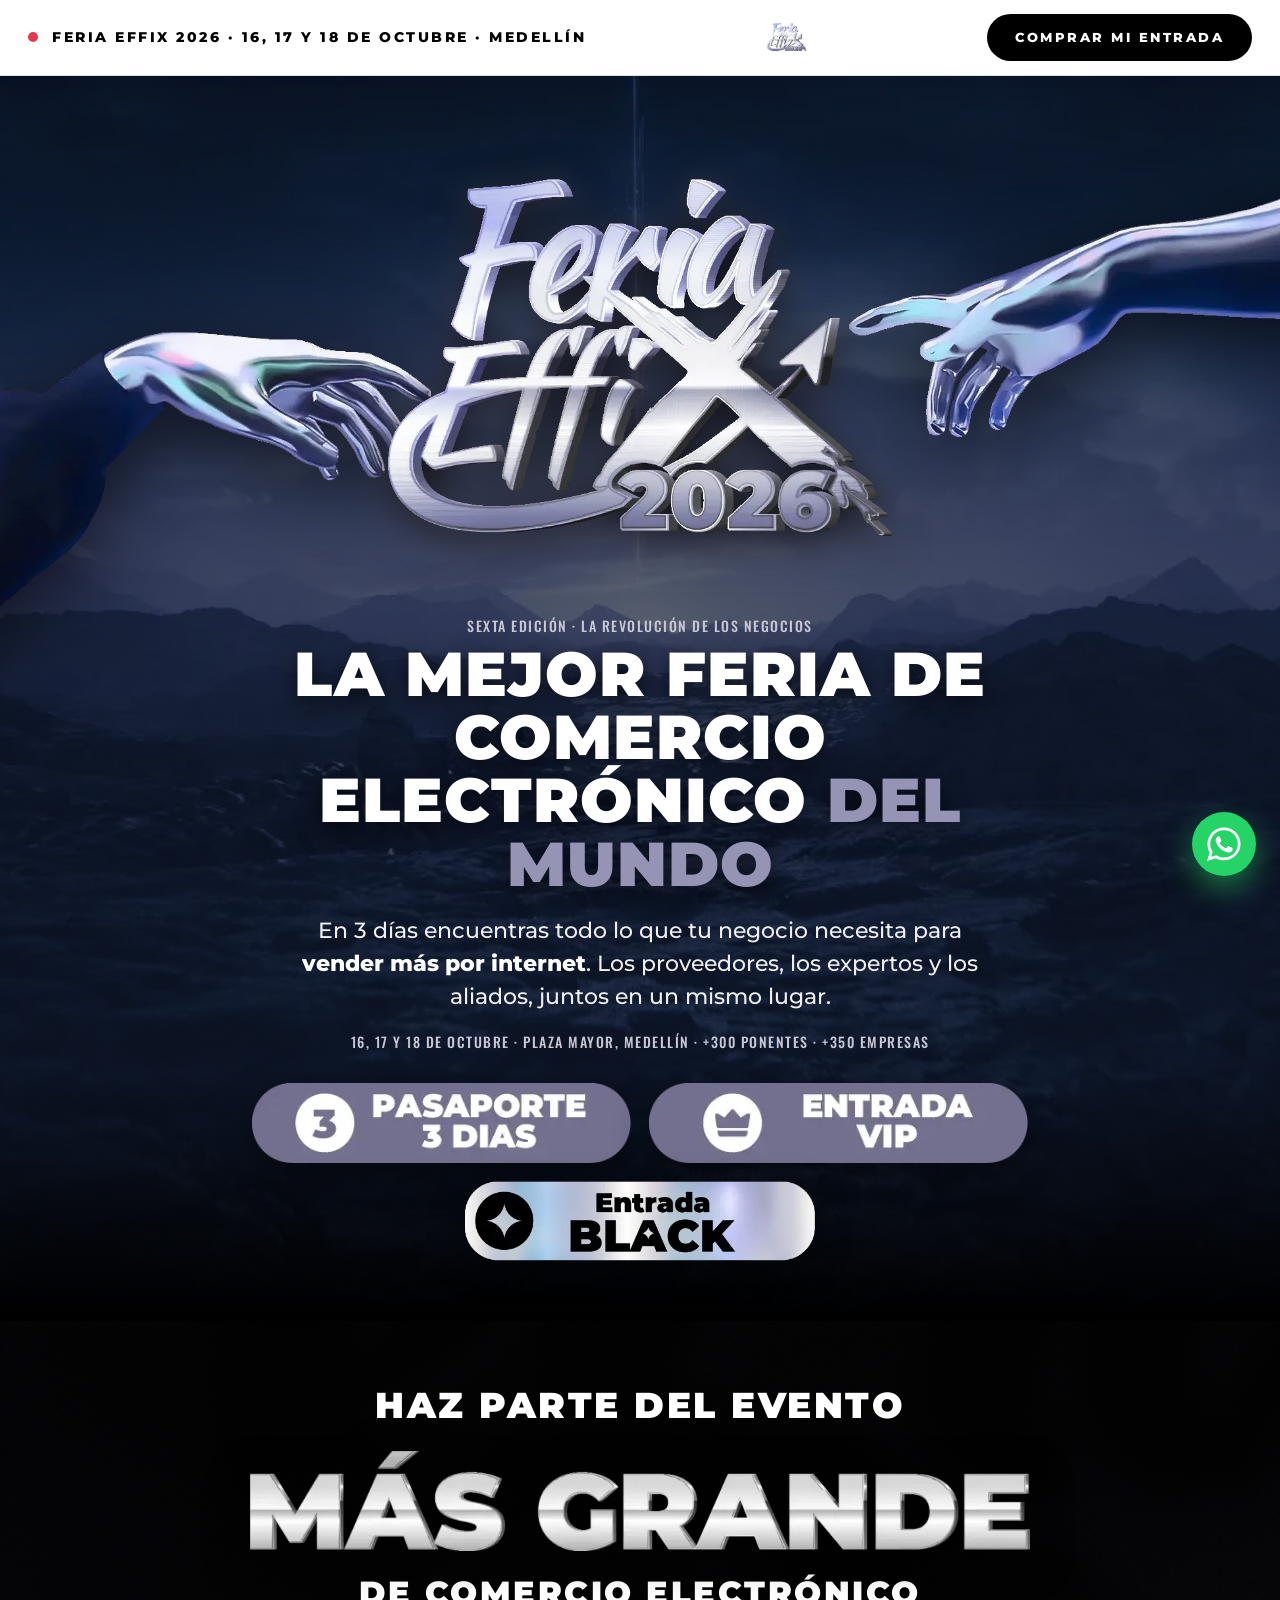
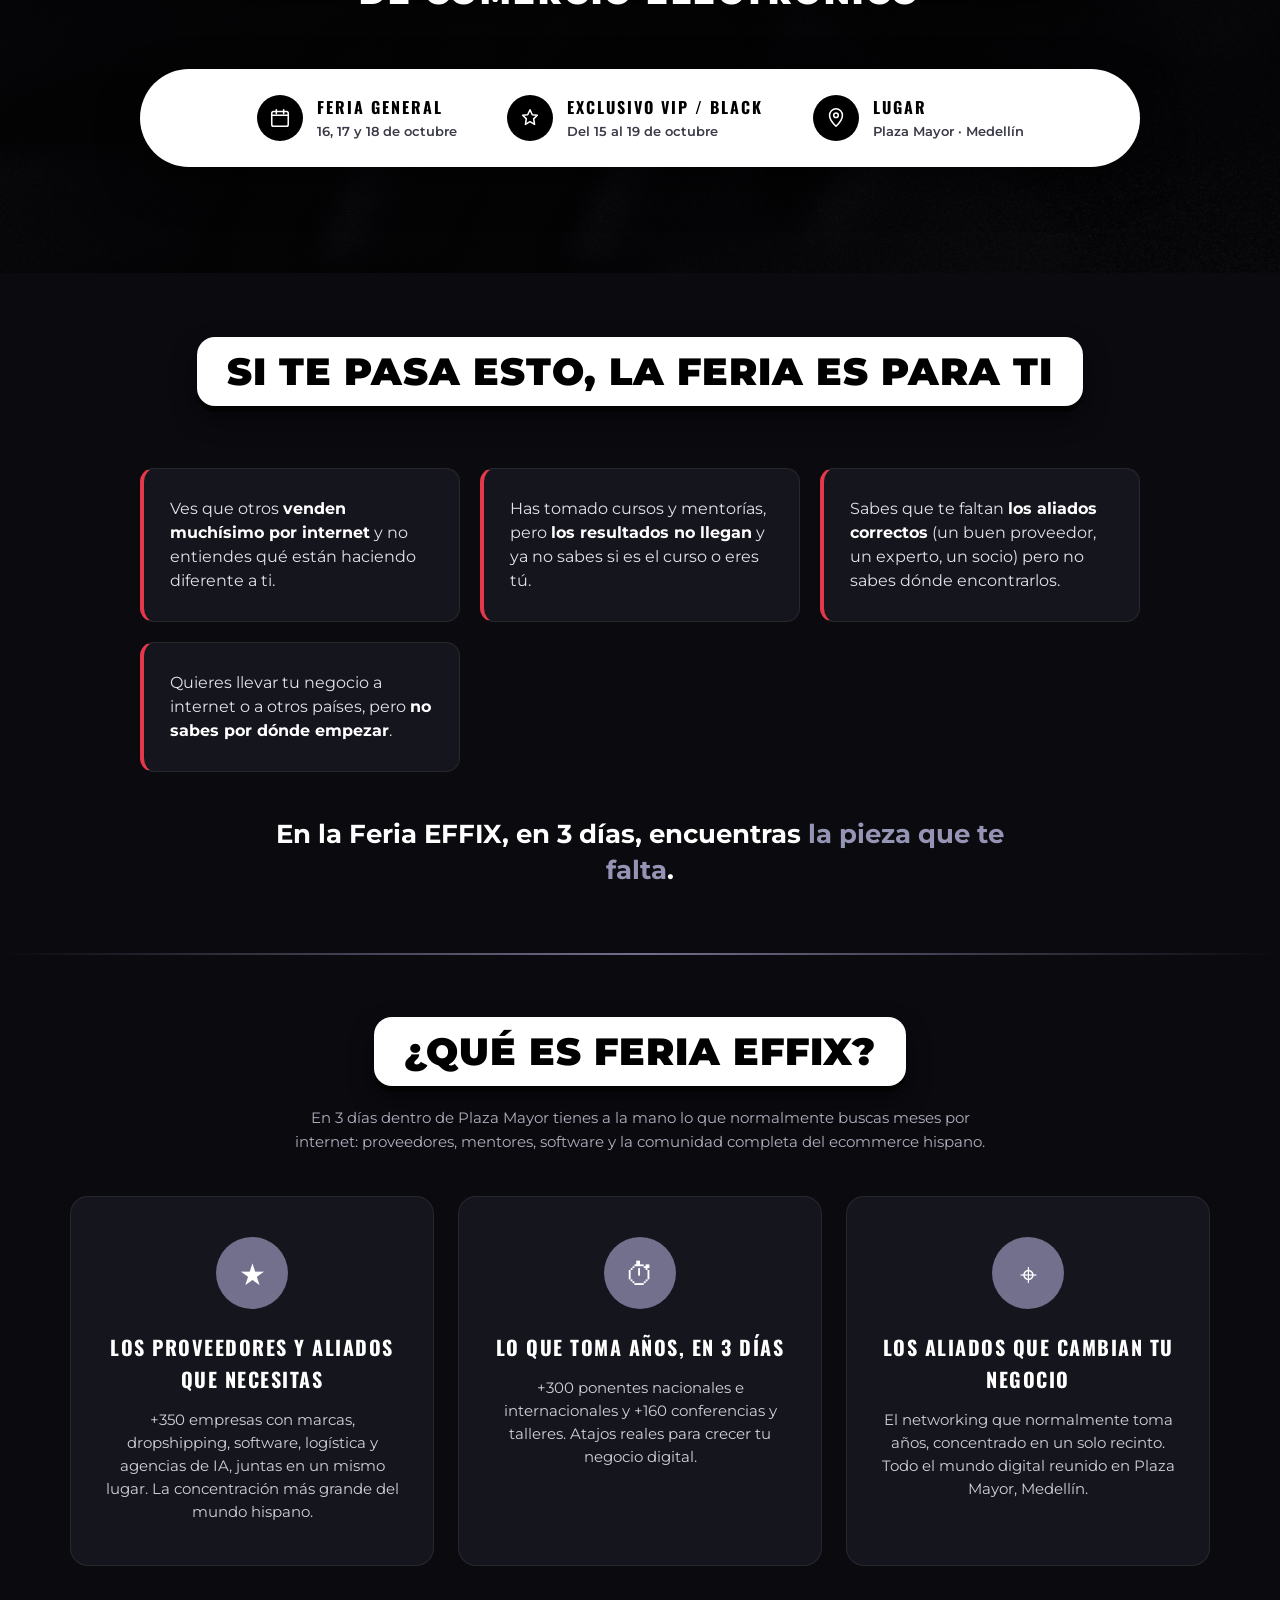
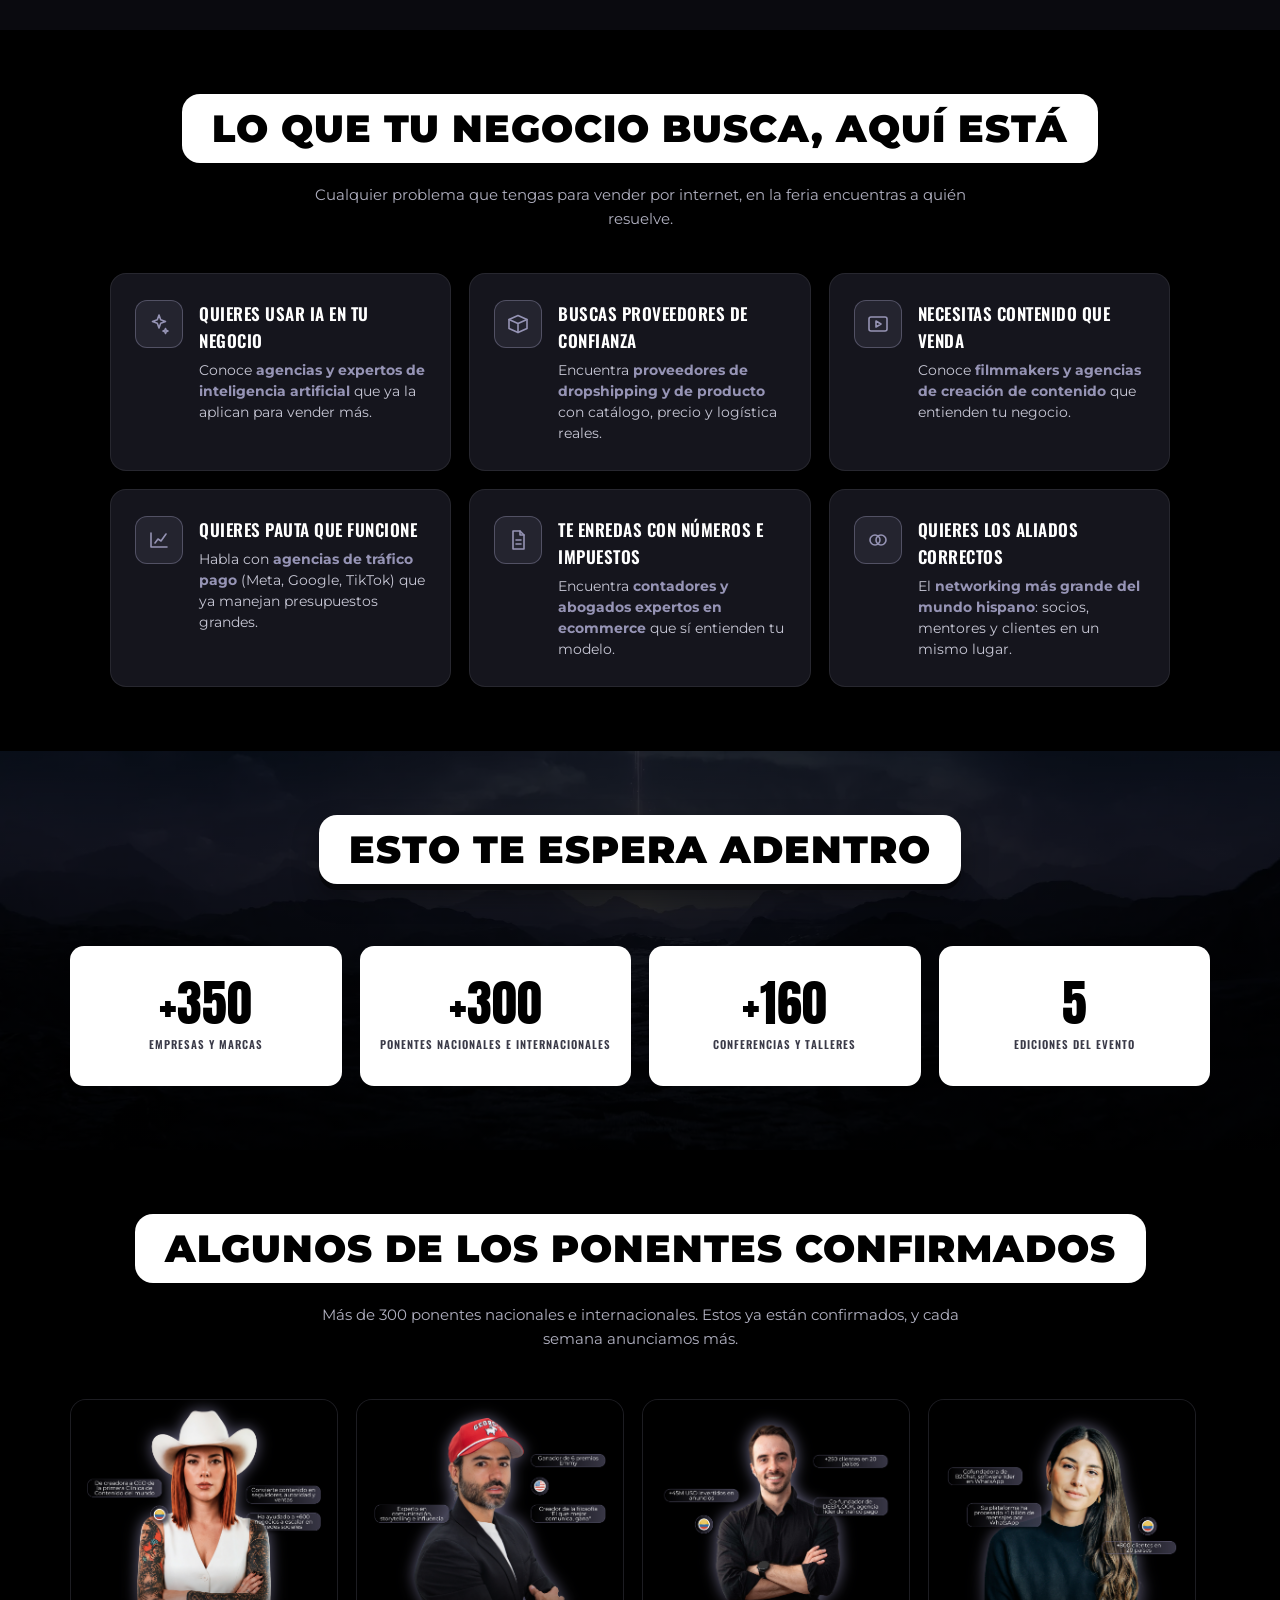
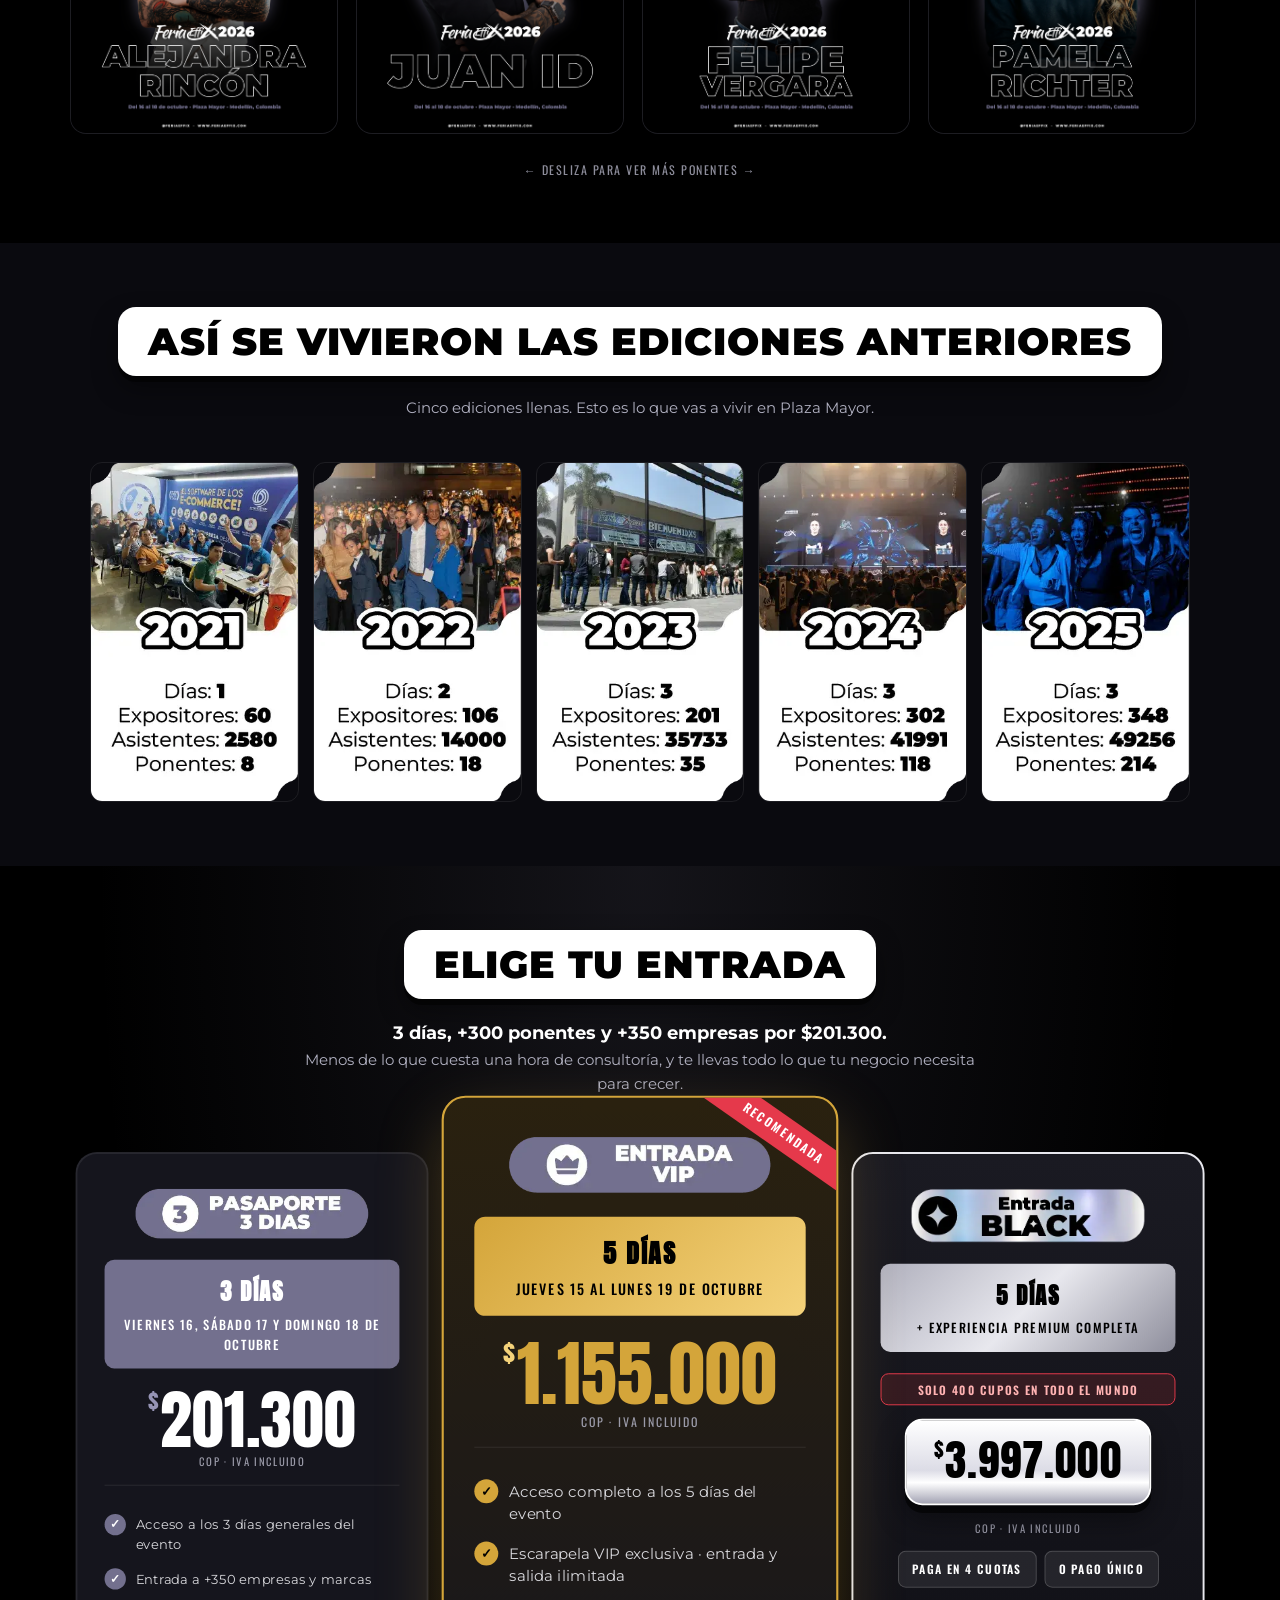
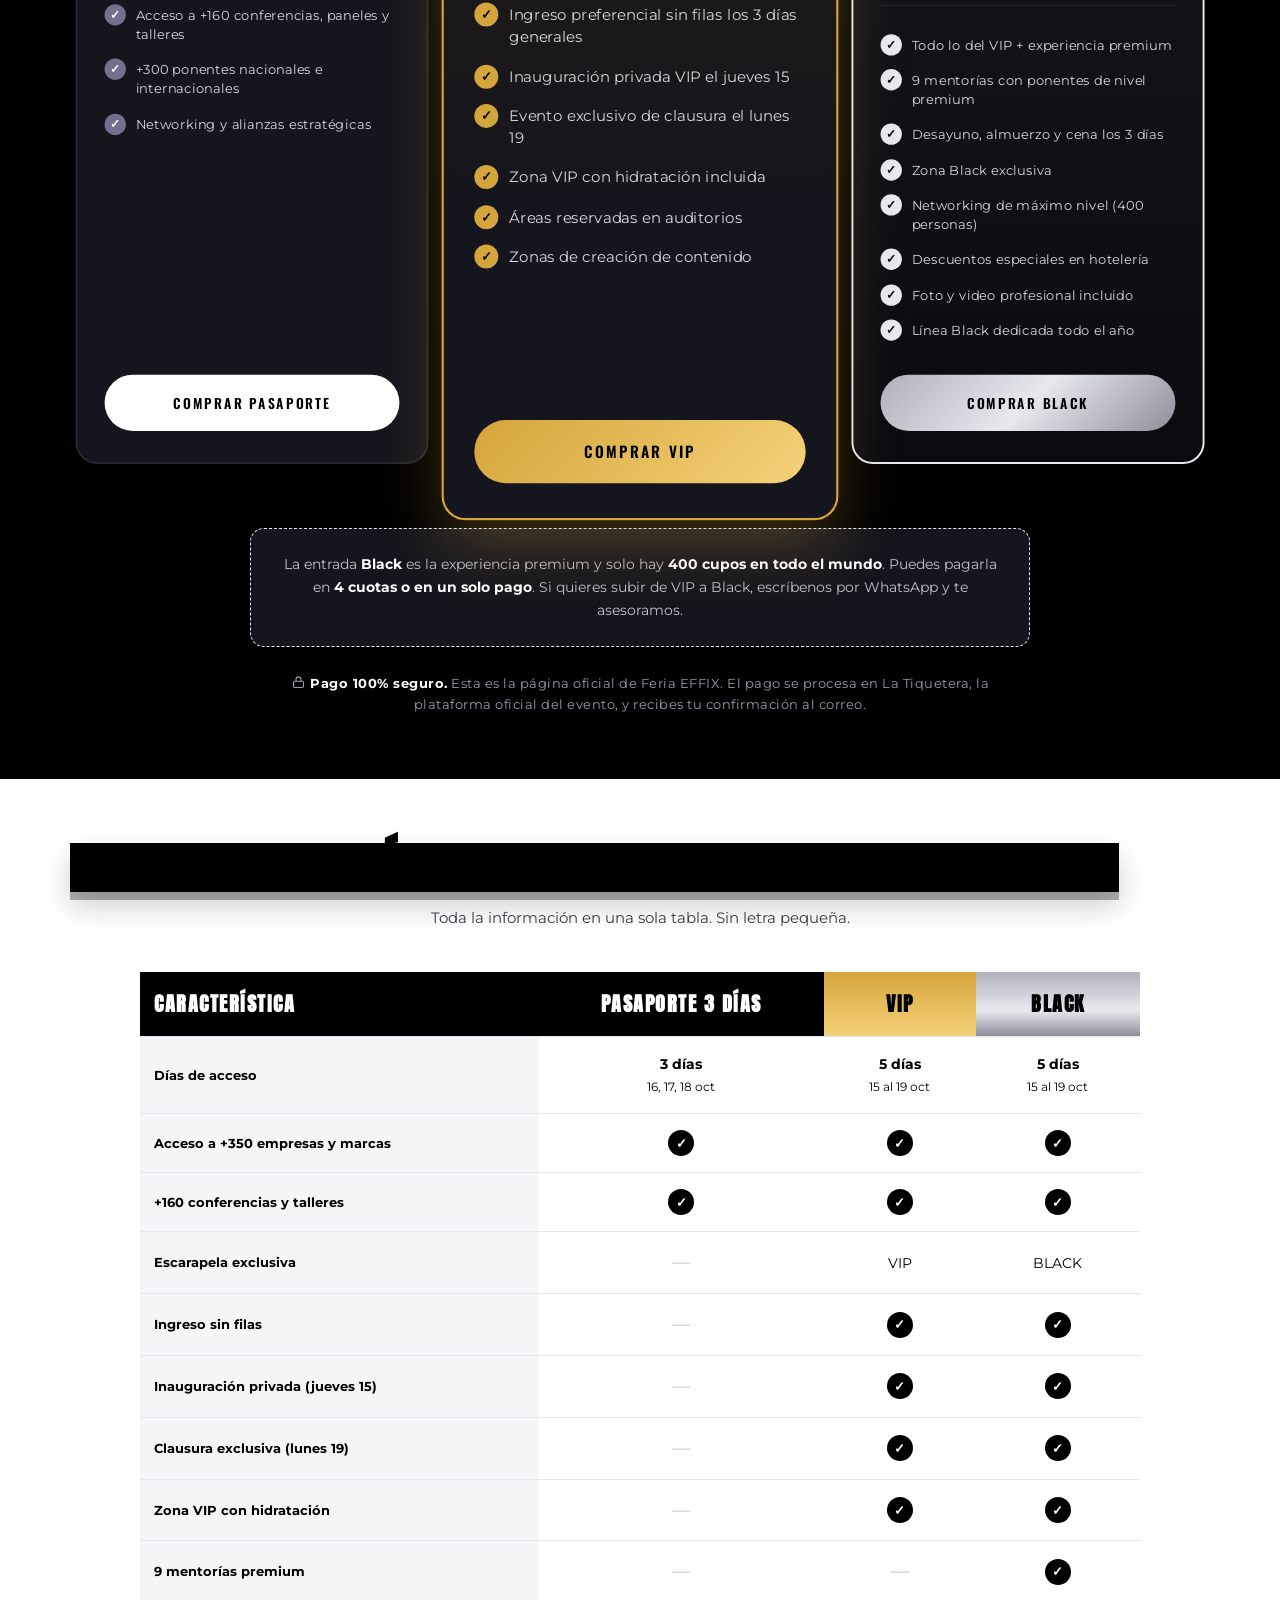
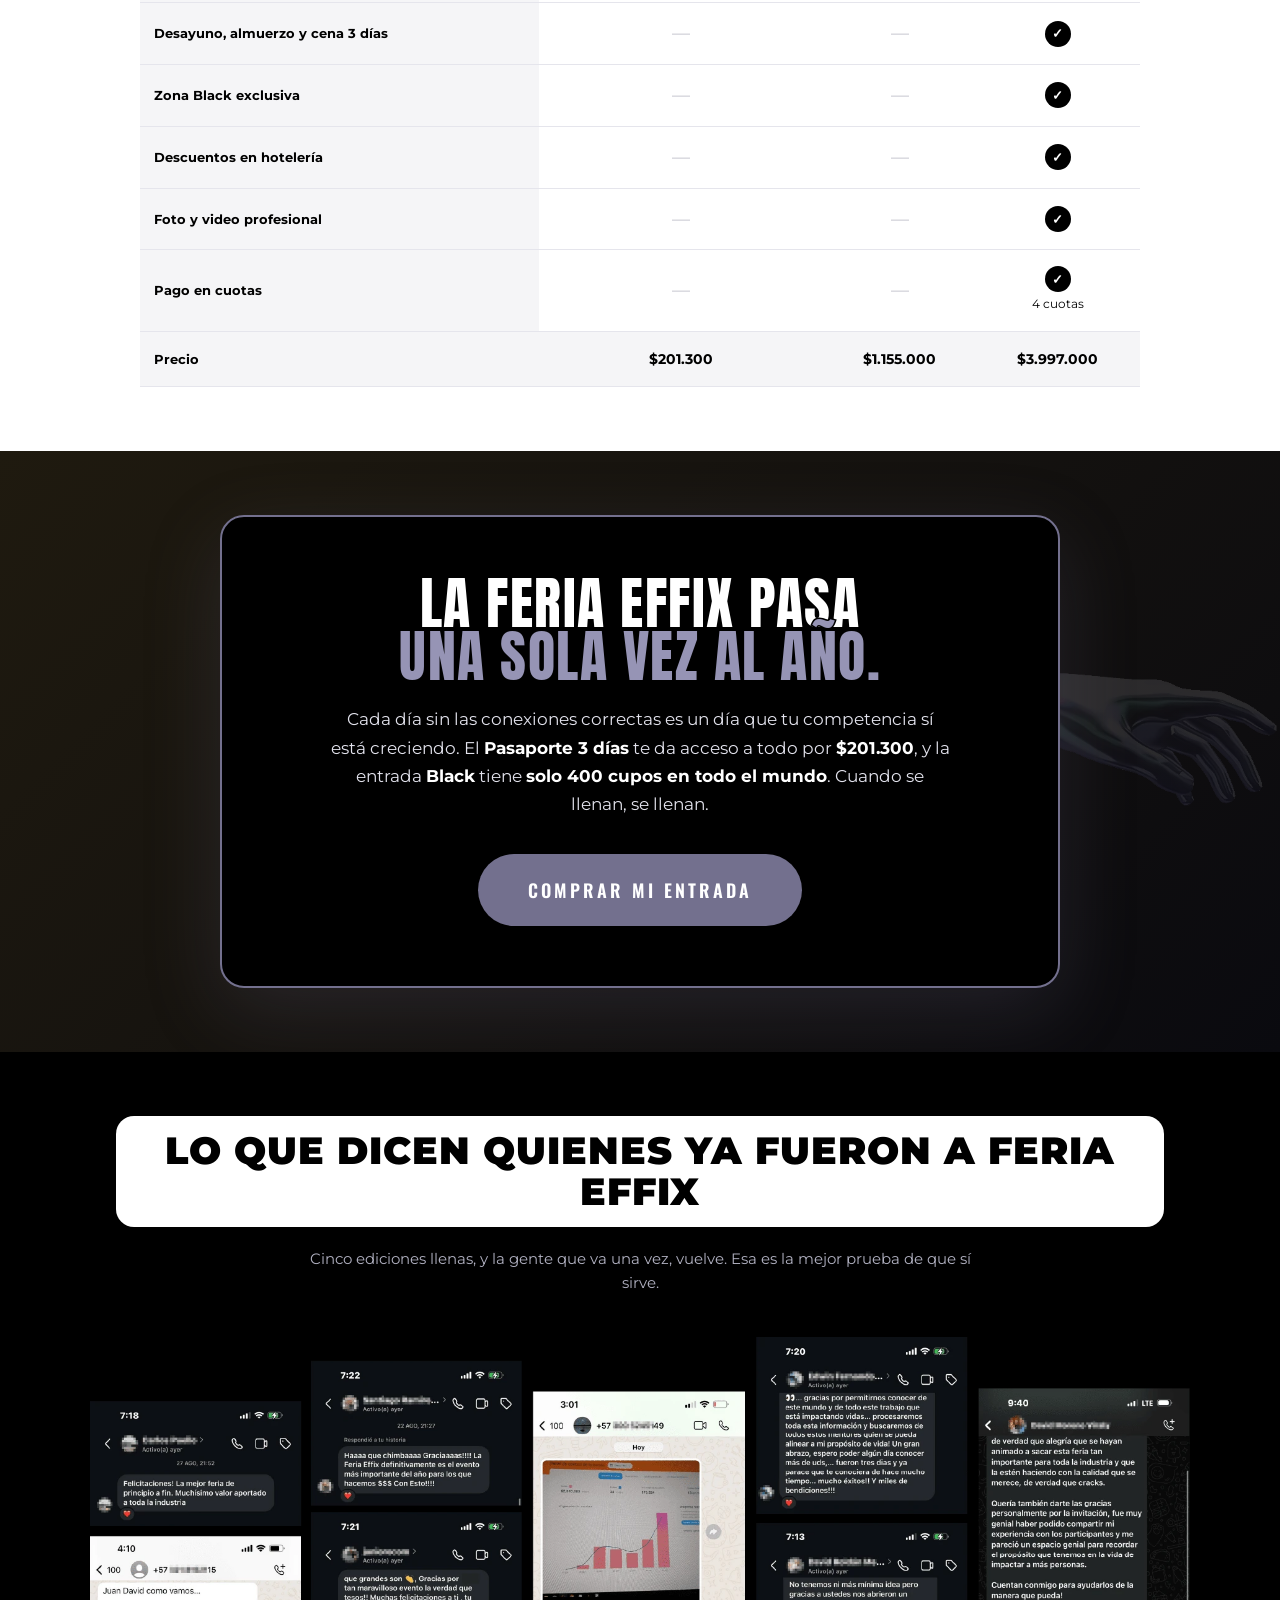
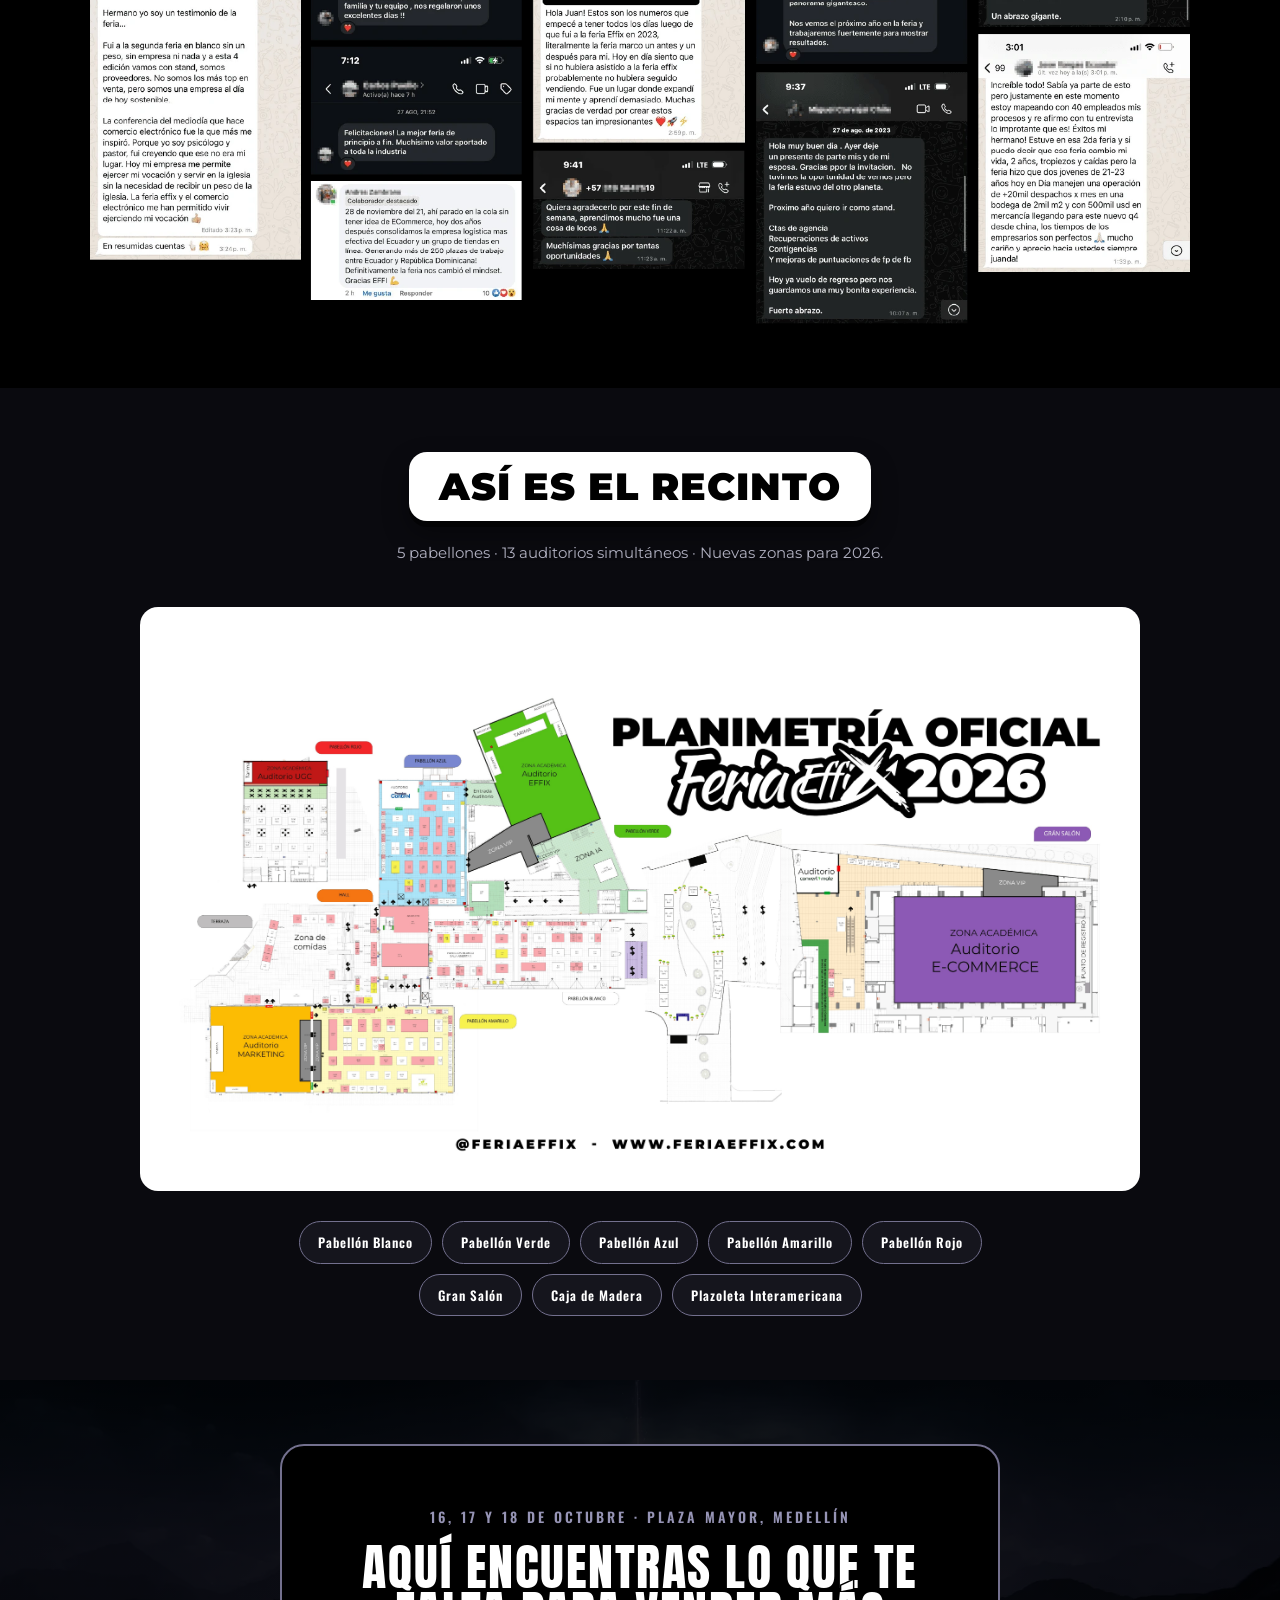
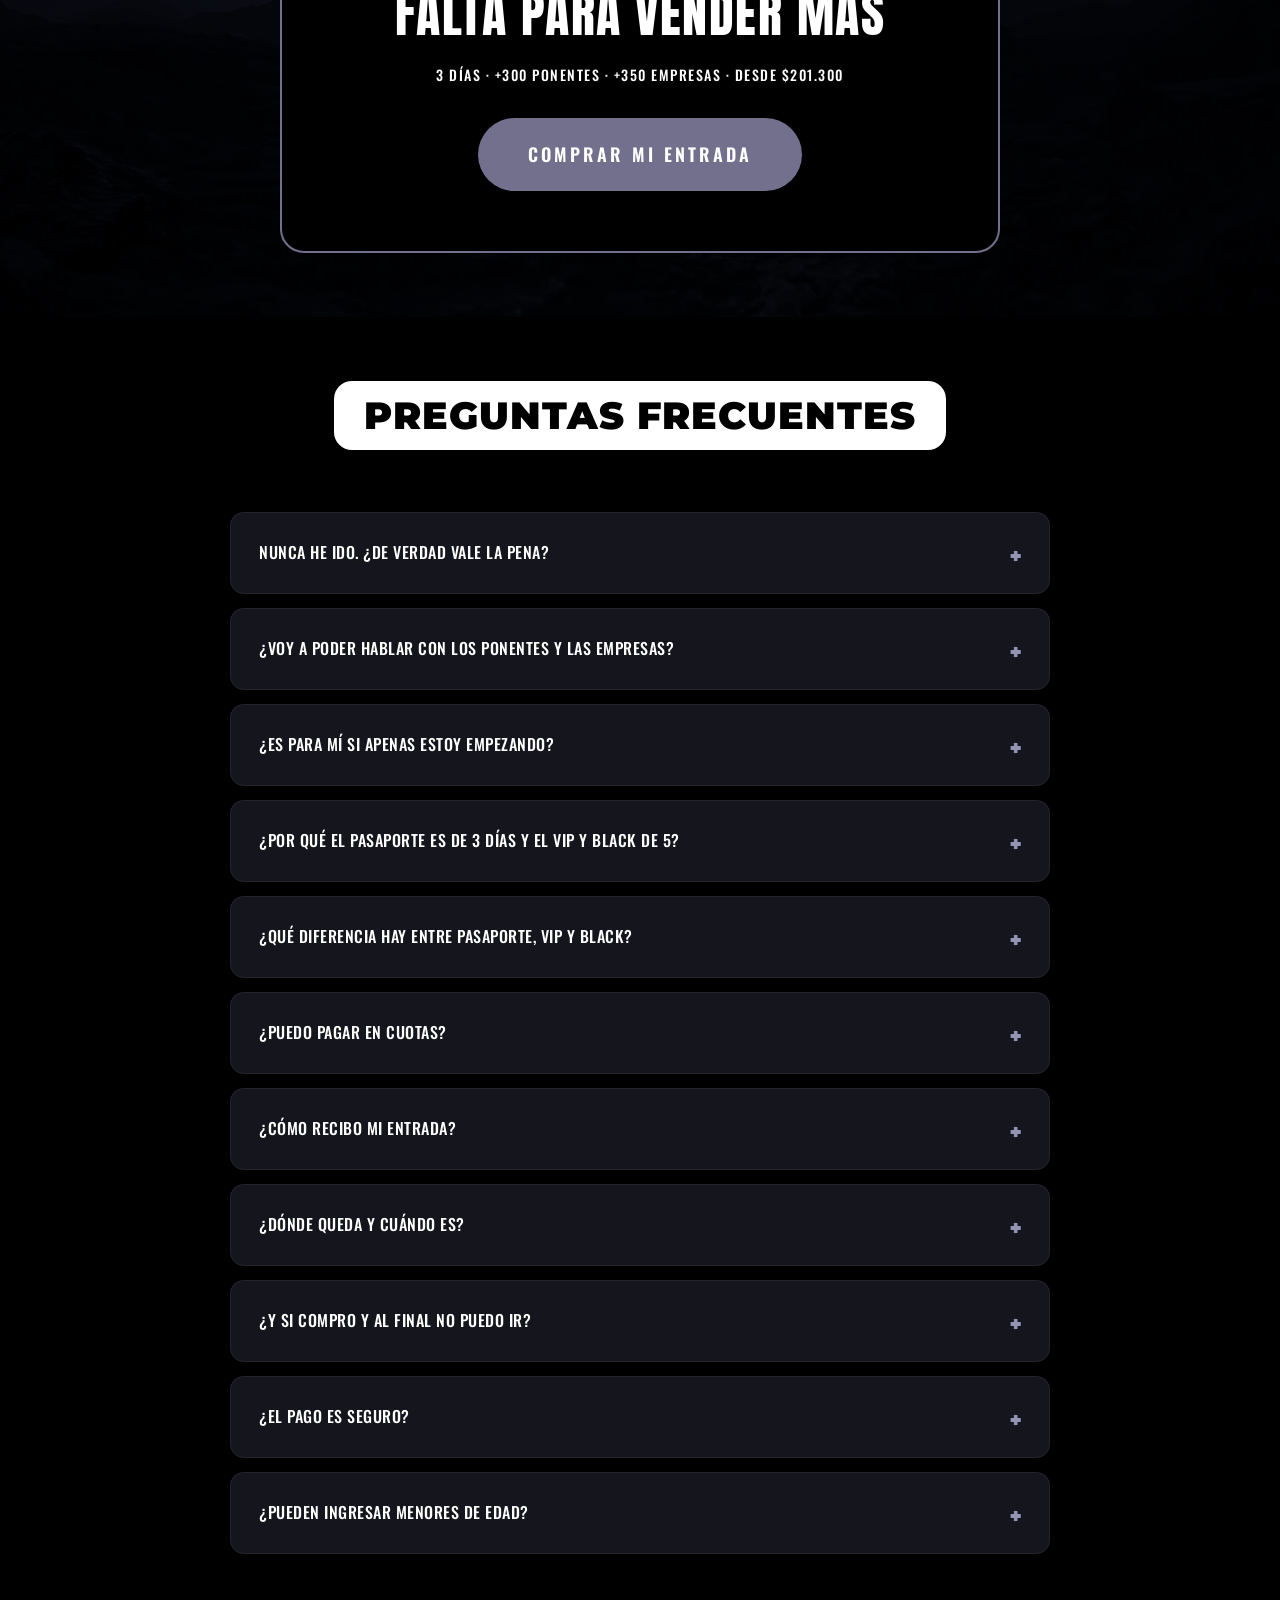
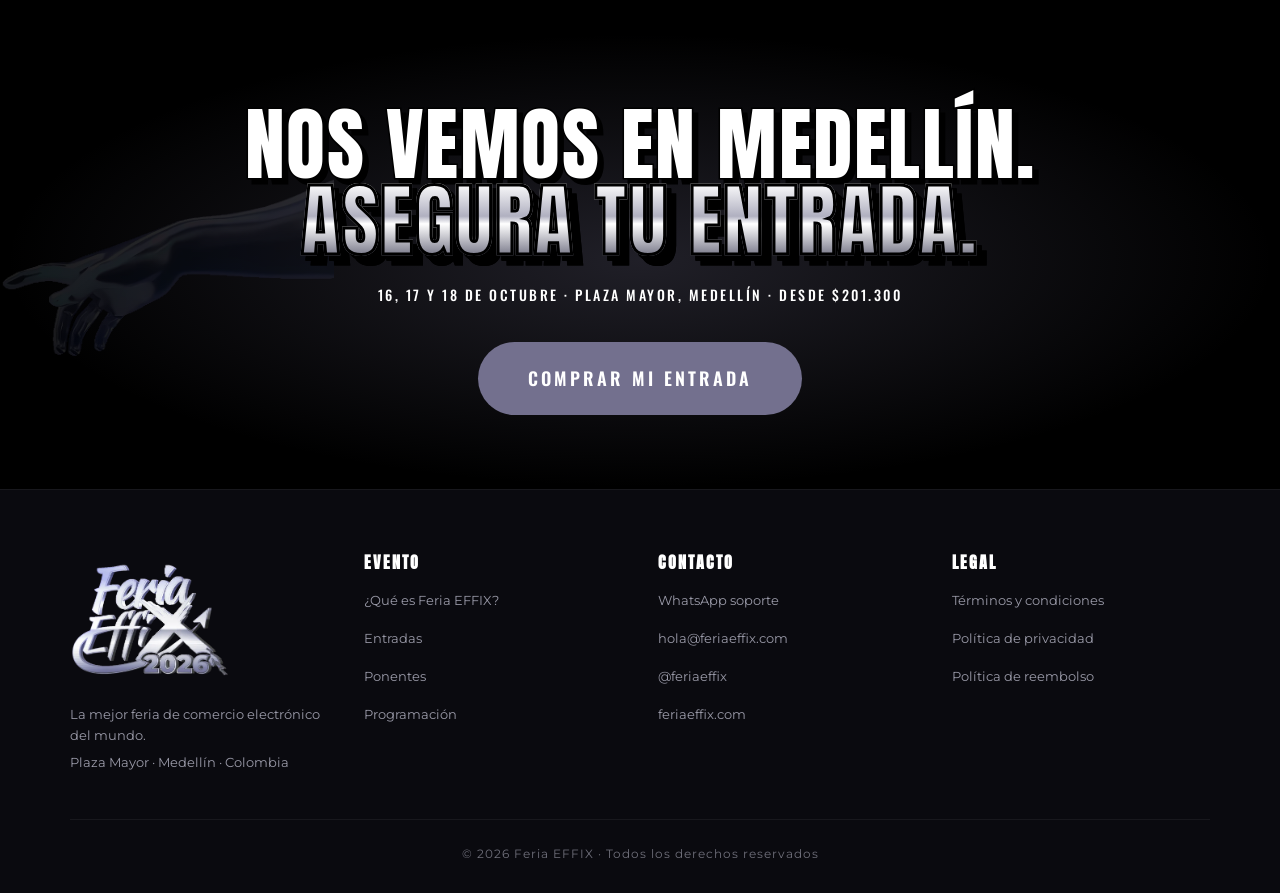
<file: feria-effix-entradas/index.html>
<!DOCTYPE html>
<html lang="es">
<head>
<meta charset="UTF-8">
<meta name="viewport" content="width=device-width, initial-scale=1.0">
<title>Entradas | Feria EFFIX 2026 — La mejor feria de comercio electrónico del mundo</title>
<meta name="description" content="La mejor feria de comercio electrónico del mundo. 16, 17 y 18 de octubre en Plaza Mayor, Medellín. +300 ponentes, +350 empresas. Compra tu entrada: Pasaporte 3 días, VIP o Black.">
<meta property="og:title" content="Feria EFFIX 2026 — La mejor feria de comercio electrónico del mundo">
<meta property="og:description" content="En 3 días encuentras todo lo que tu negocio necesita para vender más por internet. 16, 17 y 18 de octubre · Plaza Mayor, Medellín.">
<meta property="og:image" content="assets/img-logo-feria-effix-2026.webp">
<meta property="og:type" content="website">
<link rel="preconnect" href="https://fonts.googleapis.com">
<link rel="preconnect" href="https://fonts.gstatic.com" crossorigin>
<link href="https://fonts.googleapis.com/css2?family=Montserrat:wght@400;500;600;700;800;900&family=Anton&family=Oswald:wght@400;500;600;700&display=swap" rel="stylesheet">
<style>
:root{
  --negro:#000000;
  --negro-2:#0A0A0F;
  --negro-3:#15151D;
  --negro-4:#1F1F2A;
  --azul:#1C2A48;
  --azul-2:#0E1729;
  --azul-3:#243B68;
  --blanco:#FFFFFF;
  --marca:#73708E;
  --marca-claro:#9694B5;
  --marca-oscuro:#4A4862;
  --dorado:#D4A53A;
  --dorado-claro:#F4D27A;
  --cromo:#E8E8EE;
  --cromo-osc:#8E8E9C;
  --rojo:#E5394B;
  --verde:#43A047;
  --gris:#9A9AA8;
  --display:'Anton','Oswald',sans-serif;
  --display-cond:'Oswald','Anton',sans-serif;
  --texto:'Montserrat',sans-serif;
}
*{box-sizing:border-box;margin:0;padding:0;}
html{scroll-behavior:smooth;}
body{
  font-family:var(--texto);
  background:var(--negro);
  color:var(--blanco);
  line-height:1.6;
  overflow-x:hidden;
  -webkit-font-smoothing:antialiased;
}
img{max-width:100%;display:block;}
a{color:inherit;text-decoration:none;}
.container{max-width:1180px;margin:0 auto;padding:0 20px;}

/* ====== TÍTULOS DISPLAY (negro con outline blanco - estilo original) ====== */
.display{
  font-family:var(--display);
  font-weight:400;
  letter-spacing:1.5px;
  line-height:.95;
  text-transform:uppercase;
  color:var(--negro);
  -webkit-text-stroke:3px var(--blanco);
  paint-order:stroke fill;
  filter:drop-shadow(4px 4px 0 var(--blanco));
  text-shadow:none;
}
/* Variante invertida para fondos blancos */
.display.invert{
  color:var(--blanco);
  -webkit-text-stroke:3px var(--negro);
  filter:drop-shadow(4px 4px 0 var(--negro));
}
.display.cromo{
  background:linear-gradient(180deg, #FFFFFF 0%, #C7C7D5 45%, #FFFFFF 55%, #8E8E9C 100%);
  -webkit-background-clip:text;
  background-clip:text;
  -webkit-text-fill-color:transparent;
  -webkit-text-stroke:2.5px var(--negro);
  filter:drop-shadow(4px 4px 0 var(--negro));
}
.display.solid-negro{
  color:var(--negro);
  -webkit-text-stroke:0;
  filter:none;
  text-shadow:none;
}
.display.solid-blanco{
  color:var(--blanco);
  -webkit-text-stroke:0;
  filter:none;
  text-shadow:none;
}

/* ====== STICKY BAR (tipografía Oswald sutil como original) ====== */
.urgencia-bar{
  position:sticky;top:0;z-index:1000;
  background:var(--blanco);
  color:var(--negro);
  padding:14px 28px;
  display:flex;
  align-items:center;
  justify-content:space-between;
  gap:20px;
  border-bottom:1px solid #E0E0E8;
  box-shadow:0 2px 12px rgba(0,0,0,.08);
}
.urgencia-bar .izq{
  display:flex;
  align-items:center;
  gap:14px;
  font-family:'Montserrat',sans-serif;
  font-size:14px;
  font-weight:800;
  letter-spacing:2.5px;
  text-transform:uppercase;
  color:var(--negro);
}
.urgencia-bar .izq .puntito{
  width:10px;height:10px;border-radius:50%;
  background:var(--rojo);
  animation:pulse 1.4s infinite;
}
.urgencia-bar .reloj{
  font-family:'Montserrat',sans-serif;
  font-weight:900;
  font-size:18px;
  letter-spacing:2.5px;
  color:var(--negro);
  margin-left:6px;
}
.urgencia-bar .logo-mini{height:36px;margin:0 auto;}
.urgencia-bar .btn-bar{
  background:var(--negro);
  color:var(--blanco);
  padding:13px 28px;
  border-radius:999px;
  font-family:'Montserrat',sans-serif;
  font-size:13px;
  font-weight:800;
  letter-spacing:2.5px;
  text-transform:uppercase;
  white-space:nowrap;
  transition:background .2s ease;
  animation:botonLatidoNegro 2.6s ease-in-out infinite;
}
.urgencia-bar .btn-bar:hover{
  background:var(--marca);
  animation-play-state:paused;
  transform:translateY(-2px) scale(1.04);
}
@keyframes pulse{
  0%,100%{opacity:1;}
  50%{opacity:.3;}
}
/* Pulsación constante para botones (identificación visual) */
@keyframes botonLatido{
  0%,100%{
    transform:translateY(0) scale(1);
    box-shadow:0 10px 24px rgba(115,112,142,.45);
  }
  50%{
    transform:translateY(-2px) scale(1.02);
    box-shadow:0 16px 36px rgba(115,112,142,.7);
  }
}
@keyframes botonLatidoBlanco{
  0%,100%{
    transform:translateY(0) scale(1);
    box-shadow:0 10px 24px rgba(255,255,255,.18);
  }
  50%{
    transform:translateY(-2px) scale(1.02);
    box-shadow:0 16px 36px rgba(255,255,255,.32);
  }
}
@keyframes botonLatidoDorado{
  0%,100%{
    transform:translateY(0) scale(1);
    box-shadow:0 10px 24px rgba(212,165,58,.4);
  }
  50%{
    transform:translateY(-2px) scale(1.02);
    box-shadow:0 16px 36px rgba(212,165,58,.7);
  }
}
@keyframes botonLatidoCromo{
  0%,100%{
    transform:translateY(0) scale(1);
    box-shadow:0 10px 24px rgba(232,232,238,.25);
  }
  50%{
    transform:translateY(-2px) scale(1.02);
    box-shadow:0 16px 36px rgba(232,232,238,.5);
  }
}
@keyframes botonLatidoNegro{
  0%,100%{
    transform:translateY(0) scale(1);
    box-shadow:0 6px 14px rgba(0,0,0,.25);
  }
  50%{
    transform:translateY(-1px) scale(1.015);
    box-shadow:0 12px 24px rgba(0,0,0,.45);
  }
}
@media (prefers-reduced-motion: reduce){
  .cta-principal,
  .cta-ticket,
  .ticket.vip .cta-ticket,
  .ticket.black .cta-ticket,
  .urgencia-bar .btn-bar,
  .hero-ticket-pill{
    animation:none !important;
  }
}

/* ============ HERO RÉPLICA FIEL ============ */
.hero{
  position:relative;
  padding:54px 0 60px;
  background:
    linear-gradient(180deg, rgba(14,23,41,.55) 0%, rgba(14,23,41,.75) 80%, var(--negro) 100%),
    url("assets/img-fondo-feria-effix-36.webp") center center/cover no-repeat;
  background-color:var(--azul-2);
  overflow:hidden;
  text-align:center;
}
.hero > .container{position:relative;z-index:3;}

/* Manos cromadas GIGANTES a los lados */
.mano-deco{
  position:absolute;
  top:6%;
  width:40vw;
  max-width:580px;
  z-index:2;
  pointer-events:none;
  filter:drop-shadow(0 20px 40px rgba(0,0,0,.6));
}
.mano-deco.izq{left:-6%;}
.mano-deco.der{right:-6%;}

/* Sello Digitalex en hero */
.sello-digitalex-hero{
  display:inline-flex;align-items:center;gap:10px;
  background:var(--blanco);
  color:var(--negro);
  padding:10px 24px;
  border-radius:999px;
  font-family:'Oswald',sans-serif;
  font-size:13px;
  font-weight:700;
  letter-spacing:2.5px;
  text-transform:uppercase;
  margin-bottom:24px;
  box-shadow:0 8px 30px rgba(0,0,0,.5);
  position:relative;
  z-index:5;
}
.sello-digitalex-hero .punto{
  width:9px;height:9px;border-radius:50%;
  background:var(--rojo);
  animation:pulse 1.4s infinite;
}

/* Logo central GIGANTE */
.hero-logo-grande{
  max-width:520px;
  margin:0 auto 30px;
  filter:
    drop-shadow(0 8px 20px rgba(0,0,0,.8))
    drop-shadow(0 4px 12px rgba(115,112,142,.4));
  position:relative;
  z-index:4;
}

/* Sticker "LA REVOLUCIÓN DE LOS NEGOCIOS" + "SEXTA EDICIÓN" sin envoltorio blanco */
.bloque-revolucion{
  display:inline-flex;
  align-items:center;
  gap:16px;
  margin-bottom:36px;
  position:relative;
  z-index:5;
  flex-wrap:wrap;
  justify-content:center;
}
.bloque-revolucion img{
  max-width:520px;
  width:100%;
  height:auto;
  filter:drop-shadow(0 8px 20px rgba(0,0,0,.5));
}
.pill-sexta-edicion{
  background:var(--negro);
  color:var(--blanco);
  padding:14px 28px;
  border-radius:999px;
  font-family:'Montserrat',sans-serif;
  font-weight:900;
  font-size:18px;
  letter-spacing:2.5px;
  text-transform:uppercase;
  white-space:nowrap;
  box-shadow:0 8px 18px rgba(0,0,0,.5);
}

/* CÁPSULA OFERTA DIGITALEX */
.capsula-oferta-hero{
  display:inline-block;
  background:var(--blanco);
  color:var(--negro);
  padding:24px 44px;
  border-radius:22px;
  margin-bottom:32px;
  box-shadow:
    0 10px 0 rgba(0,0,0,.7),
    0 18px 40px rgba(0,0,0,.6);
  text-align:center;
  position:relative;
  z-index:5;
}
.capsula-oferta-hero .pct{
  font-family:var(--display);
  font-size:clamp(54px,8vw,82px);
  line-height:.85;
  letter-spacing:2px;
  color:var(--negro);
  display:block;
}
.capsula-oferta-hero .pct sup{
  font-size:.5em;
  vertical-align:top;
  margin-left:6px;
}
.capsula-oferta-hero .codigo-label{
  font-family:'Oswald',sans-serif;
  font-size:12px;
  letter-spacing:3px;
  color:#5A5A6A;
  text-transform:uppercase;
  margin-top:10px;
  font-weight:600;
}
.capsula-oferta-hero .codigo{
  font-family:var(--display);
  font-size:clamp(28px,4vw,40px);
  letter-spacing:7px;
  display:block;
  color:var(--marca);
  margin-top:2px;
}

/* ===== 3 BOTONES TICKETS GIGANTES (estilo pill original) ===== */
.hero-tickets-row{
  display:flex;
  justify-content:center;
  gap:18px;
  margin:30px auto 0;
  flex-wrap:wrap;
  max-width:1000px;
  position:relative;
  z-index:5;
}
.hero-ticket-pill{
  display:inline-block;
  transition:filter .2s ease;
  filter:drop-shadow(0 8px 16px rgba(0,0,0,.5));
  animation:botonLatidoBlanco 2.8s ease-in-out infinite;
  border-radius:999px;
}
.hero-ticket-pill:hover{
  animation-play-state:paused;
  transform:translateY(-4px) scale(1.04);
  filter:drop-shadow(0 14px 24px rgba(0,0,0,.7));
}
.hero-ticket-pill img{
  height:80px;
  width:auto;
  display:block;
}
.hero-ticket-pill .precio-mini{
  font-family:'Oswald',sans-serif;
  font-size:14px;
  color:var(--blanco);
  text-align:center;
  margin-top:10px;
  font-weight:600;
  letter-spacing:1.5px;
  text-transform:uppercase;
  background:rgba(0,0,0,.5);
  padding:6px 14px;
  border-radius:8px;
  backdrop-filter:blur(6px);
}
.hero-ticket-pill .precio-mini .antes{
  color:#B0B0C0;
  font-size:11px;
  text-decoration:line-through;
  margin-right:6px;
}
.hero-ticket-pill .precio-mini .ahora{
  color:var(--blanco);
  font-family:'Anton',sans-serif;
  font-size:18px;
  letter-spacing:1.5px;
}

/* COUNTDOWN HERO */
.countdown{
  display:flex;
  justify-content:center;
  gap:12px;
  margin:40px auto 36px;
  flex-wrap:wrap;
  max-width:600px;
  position:relative;
  z-index:5;
}
.countdown .box{
  background:rgba(0,0,0,.5);
  border:2px solid rgba(255,255,255,.3);
  border-radius:14px;
  padding:18px 16px;
  min-width:88px;
  backdrop-filter:blur(10px);
}
.countdown .num{
  font-family:'Anton',sans-serif;
  font-size:clamp(38px,5vw,56px);
  color:var(--blanco);
  line-height:1;
}
.countdown .lbl{
  font-family:'Oswald',sans-serif;
  font-size:11px;
  letter-spacing:2.5px;
  text-transform:uppercase;
  color:#D0D0DA;
  margin-top:8px;
  font-weight:600;
}

.cta-principal{
  display:inline-block;
  background:var(--marca);
  color:var(--blanco);
  padding:22px 50px;
  border-radius:999px;
  font-family:'Oswald',sans-serif;
  font-weight:600;
  font-size:clamp(15px,2vw,18px);
  letter-spacing:3px;
  text-transform:uppercase;
  transition:background .2s ease;
  border:none;
  cursor:pointer;
  min-height:56px;
  animation:botonLatido 2.2s ease-in-out infinite;
}
.cta-principal:hover{background:var(--marca-claro);animation-play-state:paused;transform:translateY(-3px) scale(1.04);}

/* ============ SECCIÓN "MÁS GRANDE" (réplica original) ============ */
.mas-grande{
  background:
    linear-gradient(180deg, rgba(0,0,0,.92) 0%, rgba(0,0,0,.85) 100%),
    url("assets/black-18-scaled.webp") center/cover no-repeat;
  background-color:var(--negro);
  padding:56px 0;
  text-align:center;
  position:relative;
}
.mas-grande .haz-parte{
  font-family:'Montserrat',sans-serif;
  font-weight:900;
  font-size:clamp(24px,3.5vw,36px);
  color:var(--blanco);
  letter-spacing:2.5px;
  text-transform:uppercase;
  margin-bottom:16px;
}
.mas-grande .sticker-mas-grande{
  max-width:780px;
  margin:0 auto 16px;
  filter:drop-shadow(0 8px 20px rgba(0,0,0,.6));
}
.mas-grande .de-comercio{
  font-family:'Montserrat',sans-serif;
  font-weight:900;
  font-size:clamp(22px,3vw,32px);
  color:var(--blanco);
  letter-spacing:2.5px;
  text-transform:uppercase;
  margin-bottom:50px;
}

/* DATOS PILL FECHA HORA LUGAR */
.datos-pill-wrap{
  display:flex;
  justify-content:center;
  padding:0 12px;
  margin-bottom:50px;
}
.datos-pill{
  background:var(--blanco);
  color:var(--negro);
  border-radius:80px;
  padding:26px 44px;
  display:flex;
  align-items:center;
  gap:50px;
  flex-wrap:wrap;
  justify-content:center;
  box-shadow:0 16px 40px rgba(0,0,0,.5);
  max-width:1000px;
  width:100%;
}
.datos-pill .item-pill{
  display:flex;
  align-items:center;
  gap:14px;
  text-align:left;
}
.datos-pill .item-pill .icono-circ{
  width:46px;height:46px;
  background:var(--negro);
  color:var(--blanco);
  border-radius:50%;
  display:flex;align-items:center;justify-content:center;
  font-size:20px;
  flex-shrink:0;
}
.datos-pill .item-pill .info-pill h4{
  font-family:'Oswald',sans-serif;
  font-size:16px;
  letter-spacing:2px;
  color:var(--negro);
  margin-bottom:2px;
  text-transform:uppercase;
  font-weight:700;
}
.datos-pill .item-pill .info-pill p{
  font-size:13px;
  color:#3A3A48;
  font-weight:600;
  margin:0;
  line-height:1.4;
}

/* Segundo trio de botones tickets dentro de "MÁS GRANDE" */
.mas-grande-tickets{
  display:flex;
  justify-content:center;
  gap:18px;
  flex-wrap:wrap;
  max-width:900px;
  margin:0 auto;
}

/* ===== SECCIONES BASE ===== */
section{padding:64px 0;}
.titulo-seccion{
  text-align:center;
  margin-bottom:42px;
}
.titulo-seccion h2.display{
  display:inline-block;
  background:var(--blanco);
  color:var(--negro);
  -webkit-text-stroke:0;
  filter:none;
  text-shadow:none;
  padding:14px 30px;
  border-radius:18px;
  font-family:'Montserrat',sans-serif;
  font-weight:900;
  font-size:clamp(22px,3.2vw,38px);
  letter-spacing:1px;
  line-height:1.08;
  text-transform:uppercase;
  margin-bottom:20px;
  max-width:92%;
  overflow-wrap:break-word;
  box-shadow:
    0 6px 0 rgba(0,0,0,.55),
    0 12px 26px rgba(0,0,0,.4);
}
.titulo-seccion p{
  color:#B0B0C0;
  max-width:700px;
  margin:0 auto;
  font-size:15px;
}
/* Variante sticker para fondo blanco (invertida) */
.comparativa .titulo-seccion h2{
  background:var(--negro);
  color:var(--blanco);
  box-shadow:
    0 8px 0 rgba(0,0,0,.3),
    0 14px 30px rgba(0,0,0,.2);
}

/* ===== ¿QUÉ ES FERIA EFFIX? ===== */
.que-es{background:var(--negro-2);position:relative;}
.que-es::before{
  content:"";position:absolute;
  top:0;left:0;right:0;height:2px;
  background:linear-gradient(90deg,transparent,var(--marca),transparent);
}
.que-es-grid{
  display:grid;
  grid-template-columns:repeat(auto-fit,minmax(280px,1fr));
  gap:24px;
}
.que-es-card{
  background:var(--negro-3);
  padding:40px 28px;
  border-radius:18px;
  text-align:center;
  border:1px solid rgba(255,255,255,.08);
  transition:transform .25s ease, border-color .25s ease;
}
.que-es-card:hover{
  transform:translateY(-4px);
  border-color:var(--marca);
}
.que-es-card .icono{
  width:72px;height:72px;
  background:var(--marca);
  color:var(--blanco);
  border-radius:50%;
  display:flex;align-items:center;justify-content:center;
  font-family:var(--display);
  font-size:30px;
  margin:0 auto 22px;
  letter-spacing:0;
}
.que-es-card h3{
  font-family:'Oswald',sans-serif;
  font-size:20px;
  letter-spacing:1.5px;
  color:var(--blanco);
  margin-bottom:14px;
  text-transform:uppercase;
  font-weight:700;
}
.que-es-card p{color:#D0D0DA;font-size:14.5px;}

/* ===== ESCALA ===== */
.escala{
  background:
    linear-gradient(0deg, rgba(0,0,0,.93) 0%, rgba(0,0,0,.78) 100%),
    url("assets/img-fondo-feria-effix-36.webp") center/cover no-repeat;
}
.escala-grid{
  display:grid;
  grid-template-columns:repeat(auto-fit,minmax(170px,1fr));
  gap:18px;
}
.escala-item{
  background:var(--blanco);
  color:var(--negro);
  border-radius:14px;
  padding:32px 18px;
  text-align:center;
}
.escala-item .num{
  font-family:var(--display);
  font-size:clamp(36px,4vw,50px);
  color:var(--negro);
  line-height:1;
}
.escala-item .lbl{
  font-family:'Oswald',sans-serif;
  font-size:11px;
  color:#3A3A48;
  font-weight:600;
  letter-spacing:1px;
  margin-top:8px;
  text-transform:uppercase;
}

/* ===== PRECIOS ===== */
.precios{
  background:
    radial-gradient(ellipse at center top, rgba(115,112,142,0.18) 0%, transparent 60%),
    var(--negro);
}
.precios-grid{
  display:grid;
  grid-template-columns:repeat(3,1fr);
  gap:24px;
}
@media(max-width:980px){
  .precios-grid{grid-template-columns:1fr;}
}
.ticket{
  background:var(--negro-3);
  border-radius:22px;
  padding:36px 28px 32px;
  border:2px solid rgba(255,255,255,.08);
  position:relative;
  text-align:center;
  display:flex;
  flex-direction:column;
  overflow:hidden;
}
.ticket .ribbon{
  position:absolute;
  top:18px;right:-46px;
  background:var(--rojo);
  color:var(--blanco);
  font-family:'Oswald',sans-serif;
  font-size:11px;
  font-weight:600;
  letter-spacing:2px;
  padding:6px 50px;
  transform:rotate(35deg);
  text-transform:uppercase;
}
.ticket-boton{
  max-width:240px;
  margin:0 auto 22px;
}
.precio-oferta-label{
  font-family:'Oswald',sans-serif;
  font-size:11px;
  letter-spacing:3px;
  text-transform:uppercase;
  color:var(--rojo);
  font-weight:600;
  margin-bottom:8px;
}
.precio-oferta{
  font-family:var(--display);
  font-size:66px;
  color:var(--blanco);
  line-height:.95;
  margin-bottom:4px;
}
.precio-moneda{
  font-size:24px;
  vertical-align:top;
  margin-right:2px;
  color:var(--marca-claro);
}
.precio-iva{
  font-family:'Oswald',sans-serif;
  font-size:11px;
  color:#9A9AA8;
  letter-spacing:1.5px;
  margin-bottom:14px;
  text-transform:uppercase;
}
.badge-ahorro{
  display:inline-block;
  background:rgba(67,160,71,.18);
  border:1px solid var(--verde);
  color:#7AE285;
  padding:6px 16px;
  border-radius:8px;
  font-family:'Oswald',sans-serif;
  font-size:12px;
  font-weight:600;
  letter-spacing:1.5px;
  margin-bottom:22px;
  text-transform:uppercase;
}
.dias-acceso{
  background:var(--marca);
  color:var(--blanco);
  padding:14px 16px;
  border-radius:10px;
  font-family:'Oswald',sans-serif;
  font-size:13px;
  font-weight:500;
  letter-spacing:1.5px;
  margin-bottom:22px;
  text-transform:uppercase;
}
.dias-acceso strong{
  font-family:var(--display);
  font-size:24px;
  display:block;
  margin-bottom:4px;
  letter-spacing:1.5px;
}
.ticket .beneficios{
  text-align:left;
  list-style:none;
  margin-bottom:28px;
  flex-grow:1;
  border-top:1px solid rgba(255,255,255,.08);
  padding-top:22px;
}
.ticket .beneficios li{
  padding:8px 0 8px 32px;
  position:relative;
  font-size:13.5px;
  color:#D8D8DC;
  line-height:1.5;
}
.ticket .beneficios li::before{
  content:"✓";
  position:absolute;left:0;top:7px;
  color:var(--blanco);
  background:var(--marca);
  width:22px;height:22px;
  border-radius:50%;
  font-size:12px;
  font-weight:900;
  display:flex;align-items:center;justify-content:center;
}
.ticket .cta-ticket{
  display:block;
  background:var(--blanco);
  color:var(--negro);
  padding:18px 24px;
  border-radius:999px;
  font-family:'Oswald',sans-serif;
  font-weight:600;
  font-size:14px;
  letter-spacing:2px;
  text-transform:uppercase;
  transition:background .2s ease;
  min-height:56px;
  animation:botonLatidoBlanco 2.4s ease-in-out infinite;
}
.ticket .cta-ticket:hover{
  animation-play-state:paused;
  transform:translateY(-3px) scale(1.03);
}
.ticket.vip .cta-ticket{
  animation:botonLatidoDorado 2.4s ease-in-out infinite;
}
.ticket.black .cta-ticket{
  animation:botonLatidoCromo 2.4s ease-in-out infinite;
}

.ticket.vip{
  background:linear-gradient(180deg,#2A210F 0%,var(--negro-3) 70%);
  border-color:var(--dorado);
  transform:scale(1.09);
  z-index:3;
  box-shadow:0 24px 60px rgba(212,165,58,.28);
}
.ticket.general,.ticket.black{transform:scale(.97);}
@media(max-width:980px){.ticket.general,.ticket.black{transform:none;}}
.ticket.vip .precio-oferta-label{color:var(--dorado);}
.ticket.vip .precio-oferta{color:var(--dorado);}
.ticket.vip .precio-moneda{color:var(--dorado-claro);}
.ticket.vip .dias-acceso{
  background:linear-gradient(135deg,var(--dorado) 0%,var(--dorado-claro) 100%);
  color:var(--negro);
}
.ticket.vip .beneficios li::before{background:var(--dorado);color:var(--negro);}
.ticket.vip .cta-ticket{
  background:linear-gradient(135deg,var(--dorado) 0%,var(--dorado-claro) 100%);
  color:var(--negro);
}
@media(max-width:980px){.ticket.vip{transform:none;}}

.ticket.black{
  background:linear-gradient(180deg,#1A1A22 0%,var(--negro-2) 100%);
  border-color:var(--cromo);
}
.ticket.black .precio-sticker-wrap{
  position:relative;
  margin:0 auto 16px;
  display:flex;
  align-items:center;
  justify-content:center;
  gap:18px;
}
.ticket.black .precio-sticker{
  background:linear-gradient(180deg,#FFFFFF 0%,#DCDCE6 60%,#FFFFFF 75%,#A5A5B5 100%);
  border:2px solid var(--blanco);
  border-radius:18px;
  padding:18px 28px;
  display:inline-block;
  box-shadow:
    0 8px 0 rgba(0,0,0,.6),
    0 14px 30px rgba(0,0,0,.4);
}
.ticket.black .precio-sticker .num{
  font-family:var(--display);
  font-size:44px;
  color:var(--negro);
  line-height:1;
  letter-spacing:1px;
}
.ticket.black .precio-sticker .num .moneda{font-size:22px;vertical-align:top;}
.ticket.black .precio-oferta-label{color:var(--cromo);letter-spacing:3px;}
.ticket.black .dias-acceso{
  background:linear-gradient(135deg,#B0B0BD 0%,#E8E8EE 50%,#8E8E9C 100%);
  color:var(--negro);
}
.ticket.black .beneficios li::before{background:var(--cromo);color:var(--negro);}
.ticket.black .pago-opciones{
  display:flex;
  gap:8px;
  justify-content:center;
  margin-bottom:18px;
  flex-wrap:wrap;
}
.ticket.black .pago-opciones span{
  background:rgba(255,255,255,.08);
  border:1px solid rgba(255,255,255,.18);
  padding:8px 14px;
  border-radius:8px;
  font-family:'Oswald',sans-serif;
  font-size:12px;
  font-weight:600;
  letter-spacing:1.5px;
  color:var(--blanco);
  text-transform:uppercase;
}
.ticket.black .cta-ticket{
  background:linear-gradient(135deg,#B0B0BD 0%,#E8E8EE 50%,#8E8E9C 100%);
  color:var(--negro);
}
.cupos-info{
  display:inline-block;
  background:rgba(229,57,53,.15);
  border:1px solid var(--rojo);
  color:#FFB3B3;
  padding:6px 14px;
  border-radius:8px;
  font-family:'Oswald',sans-serif;
  font-size:12px;
  font-weight:600;
  letter-spacing:1.5px;
  margin-bottom:14px;
  text-transform:uppercase;
}
.aviso-black{
  max-width:780px;
  margin:50px auto 0;
  background:var(--negro-3);
  border:1px dashed var(--cromo);
  border-radius:14px;
  padding:24px 28px;
  text-align:center;
  color:#C2C2CC;
  font-size:13.5px;
  line-height:1.7;
}
.aviso-black strong{color:var(--blanco);}

/* ===== TABLA COMPARATIVA ===== */
.comparativa{background:var(--blanco);color:var(--negro);}
.comparativa .titulo-seccion h2{
  font-family:var(--display);
  font-size:clamp(28px,4vw,48px);
  color:var(--negro);
  letter-spacing:1px;
  line-height:1.02;
  text-transform:uppercase;
  margin-bottom:14px;
  max-width:92%;
}
.comparativa .titulo-seccion p{color:#3A3A48;}
.tabla-wrap{
  max-width:1000px;
  margin:0 auto;
  overflow-x:auto;
  -webkit-overflow-scrolling:touch;
}
.tabla-comp{
  width:100%;
  min-width:620px;
  border-collapse:separate;
  border-spacing:0;
  font-size:14px;
}
.tabla-comp th,.tabla-comp td{
  padding:16px 14px;
  text-align:center;
  border-bottom:1px solid #E5E5EC;
}
.tabla-comp th{
  font-family:var(--display);
  font-size:20px;
  letter-spacing:1.5px;
  background:var(--negro);
  color:var(--blanco);
  text-transform:uppercase;
  position:sticky;top:0;
}
.tabla-comp th:first-child{text-align:left;}
.tabla-comp td:first-child{
  text-align:left;
  font-weight:700;
  color:var(--negro);
  background:#F5F5F7;
  font-size:13px;
}
.tabla-comp tr:hover td:not(:first-child){background:#FAFAFC;}
.tabla-comp .check{
  display:inline-flex;
  width:26px;height:26px;
  border-radius:50%;
  background:var(--negro);
  color:var(--blanco);
  font-size:13px;
  font-weight:900;
  align-items:center;
  justify-content:center;
}
.tabla-comp .nope{color:#C2C2CC;font-size:18px;}
.tabla-comp th.col-vip{background:linear-gradient(180deg,var(--dorado) 0%,var(--dorado-claro) 100%);color:var(--negro);}
.tabla-comp th.col-black{background:linear-gradient(180deg,#B0B0BD 0%,#E8E8EE 60%,#8E8E9C 100%);color:var(--negro);}

/* ===== URGENCIA AHORA ===== */
.urgencia-ahora{
  background:linear-gradient(135deg,#1F1A0F 0%,var(--negro-2) 100%);
  position:relative;
  overflow:hidden;
}
.urgencia-ahora::before{
  content:"";position:absolute;inset:0;
  background:url("assets/img-decorar-feria-effix-9.webp") right center/auto 80% no-repeat;
  opacity:.12;
  pointer-events:none;
}
.urgencia-caja{
  max-width:840px;
  margin:0 auto;
  text-align:center;
  background:var(--negro);
  border:2px solid var(--marca);
  border-radius:24px;
  padding:60px 36px;
  box-shadow:0 24px 80px rgba(115,112,142,.2);
  position:relative;
  z-index:2;
}
.urgencia-caja h2.display{
  color:var(--blanco);
  -webkit-text-stroke:3px var(--negro);
  filter:drop-shadow(4px 4px 0 var(--negro));
  font-size:clamp(32px,5vw,56px);
  margin-bottom:22px;
}
.urgencia-caja h2.display .acento{color:var(--marca-claro);display:block;}
.urgencia-caja p{
  color:#E2E2EC;
  font-size:16.5px;
  max-width:620px;
  margin:0 auto 36px;
  line-height:1.7;
}
.urgencia-caja p strong{color:var(--blanco);font-weight:700;}
.urgencia-caja p .codigo-inline{
  font-family:var(--display);
  background:var(--marca);
  color:var(--blanco);
  padding:3px 12px;
  border-radius:4px;
  letter-spacing:2.5px;
}

/* ===== PRUEBA SOCIAL ===== */
.prueba{background:var(--negro);}
.prueba-numeros{
  display:grid;
  grid-template-columns:repeat(auto-fit,minmax(180px,1fr));
  gap:24px;
  max-width:1000px;
  margin:0 auto 60px;
  padding:50px 30px;
  background:var(--blanco);
  color:var(--negro);
  border-radius:18px;
}
.prueba-numeros .item{text-align:center;}
.prueba-numeros .num{
  font-family:var(--display);
  font-size:clamp(48px,6vw,76px);
  color:var(--negro);
  line-height:1;
}
.prueba-numeros .lbl{
  font-family:'Oswald',sans-serif;
  color:#3A3A48;
  font-size:12px;
  letter-spacing:1.5px;
  text-transform:uppercase;
  margin-top:8px;
  font-weight:600;
}
.testimonio-img{max-width:1100px;margin:0 auto;border-radius:18px;overflow:hidden;}
.testimonio-img img{width:100%;display:block;}

/* ===== RECINTO ===== */
.recinto{background:var(--negro-2);text-align:center;}
.recinto-img{
  max-width:1000px;
  margin:0 auto 30px;
  background:var(--blanco);
  padding:24px;
  border-radius:18px;
}
.recinto-img img{width:100%;display:block;border-radius:8px;}
.recinto-tags{
  display:flex;flex-wrap:wrap;gap:10px;justify-content:center;
  max-width:780px;margin:0 auto;
}
.recinto-tags span{
  background:var(--negro-3);
  border:1px solid var(--marca);
  padding:10px 18px;
  border-radius:999px;
  font-family:'Oswald',sans-serif;
  font-size:13px;
  color:var(--blanco);
  font-weight:600;
  letter-spacing:1px;
}

/* ===== CTA MEDIO ===== */
.cta-medio{
  background:
    linear-gradient(180deg, rgba(0,0,0,.88), rgba(0,0,0,.88)),
    url("assets/img-fondo-feria-effix-36.webp") center/cover no-repeat;
  text-align:center;
}
.cta-medio-caja{
  max-width:720px;
  margin:0 auto;
  background:var(--negro);
  padding:60px 32px;
  border-radius:24px;
  border:2px solid var(--marca);
}
.cta-medio-caja p.intro{
  font-family:'Oswald',sans-serif;
  color:var(--marca-claro);
  font-size:14px;
  margin-bottom:14px;
  letter-spacing:3px;
  text-transform:uppercase;
  font-weight:600;
}
.cta-medio-caja h2.display{
  color:var(--blanco);
  -webkit-text-stroke:3px var(--negro);
  filter:drop-shadow(4px 4px 0 var(--negro));
  font-size:clamp(30px,4.5vw,50px);
  margin-bottom:26px;
}
.cta-medio-caja .cierre{
  color:var(--blanco);
  font-family:'Oswald',sans-serif;
  font-weight:500;
  font-size:14px;
  letter-spacing:1.5px;
  margin-bottom:32px;
  text-transform:uppercase;
}
.cta-medio-caja .cierre .codigo-inline{
  font-family:var(--display);
  background:var(--marca);
  color:var(--blanco);
  padding:3px 12px;
  border-radius:4px;
  letter-spacing:2.5px;
}

/* ===== FAQ ===== */
.faq{background:var(--negro);}
.faq-lista{max-width:820px;margin:0 auto;}
.faq-item{
  background:var(--negro-3);
  border-radius:14px;
  margin-bottom:14px;
  overflow:hidden;
  border:1px solid rgba(255,255,255,.06);
}
.faq-item summary{
  padding:24px 28px;
  cursor:pointer;
  font-family:'Oswald',sans-serif;
  font-weight:500;
  font-size:16px;
  letter-spacing:.5px;
  color:var(--blanco);
  list-style:none;
  display:flex;
  align-items:center;
  justify-content:space-between;
  gap:20px;
  transition:background .2s ease;
  min-height:56px;
  text-transform:uppercase;
}
.faq-item summary:hover{background:var(--negro-4);}
.faq-item summary::-webkit-details-marker{display:none;}
.faq-item summary::after{
  content:"+";
  font-size:32px;
  color:var(--marca-claro);
  font-weight:400;
  line-height:1;
  flex-shrink:0;
  transition:transform .25s ease;
  font-family:var(--display);
}
.faq-item[open] summary::after{transform:rotate(45deg);}
.faq-item .respuesta{
  padding:0 28px 26px;
  color:#D0D0DA;
  font-size:14.5px;
  line-height:1.75;
}

/* ===== CIERRE FINAL ===== */
.cierre-final{
  background:
    radial-gradient(ellipse at center, rgba(115,112,142,0.28) 0%, transparent 70%),
    var(--negro);
  text-align:center;
  padding:74px 0;
  position:relative;
  overflow:hidden;
}
.cierre-final::before{
  content:"";position:absolute;inset:0;
  background:url("assets/img-decorar-feria-effix-10.webp") left bottom/auto 70% no-repeat;
  opacity:.12;
  pointer-events:none;
}
.cierre-final > .container{position:relative;z-index:2;}
.cierre-final h2.display{
  color:var(--blanco);
  -webkit-text-stroke:3px var(--negro);
  filter:drop-shadow(5px 5px 0 var(--negro));
  font-size:clamp(40px,6.5vw,80px);
  margin-bottom:26px;
  line-height:.95;
}
.cierre-final h2.display .acento{
  display:block;
  background:linear-gradient(180deg, #FFFFFF 0%, #B0B0C0 45%, #FFFFFF 55%, #6E6E80 100%);
  -webkit-background-clip:text;
  background-clip:text;
  -webkit-text-fill-color:transparent;
  -webkit-text-stroke:3px var(--negro);
  filter:drop-shadow(5px 5px 0 var(--negro));
}
.cierre-final p.cierre-info{
  color:var(--blanco);
  font-family:'Oswald',sans-serif;
  font-weight:500;
  letter-spacing:2.5px;
  text-transform:uppercase;
  font-size:14px;
  margin-bottom:36px;
}
.cierre-final p.cierre-info .codigo-inline{
  font-family:var(--display);
  background:var(--marca);
  color:var(--blanco);
  padding:3px 12px;
  border-radius:4px;
  letter-spacing:3px;
}

/* ===== FOOTER ===== */
footer{
  background:var(--negro-2);
  padding:60px 0 30px;
  border-top:1px solid rgba(255,255,255,.06);
}
.footer-grid{
  display:grid;
  grid-template-columns:repeat(auto-fit,minmax(220px,1fr));
  gap:36px;
  margin-bottom:40px;
}
.footer-logo{max-width:160px;margin-bottom:14px;}
.footer-grid p,.footer-grid a{
  color:#9A9AA8;
  font-size:13px;
  display:block;
  margin-bottom:6px;
}
.footer-grid a:hover{color:var(--blanco);}
.footer-grid a{min-height:32px;display:block;}
.footer-grid h4{
  color:var(--blanco);
  font-family:var(--display);
  font-size:16px;
  letter-spacing:2px;
  text-transform:uppercase;
  margin-bottom:14px;
}
.footer-bottom{
  text-align:center;
  padding-top:24px;
  border-top:1px solid rgba(255,255,255,.06);
  color:#6F6F7A;
  font-size:12px;
  letter-spacing:1px;
}

/* ===== WHATSAPP FLOTANTE ===== */
.wsp-flotante{
  position:fixed;
  bottom:24px;right:24px;
  z-index:999;
  background:#25D366;
  color:var(--blanco);
  width:64px;height:64px;
  border-radius:50%;
  display:flex;align-items:center;justify-content:center;
  box-shadow:0 12px 30px rgba(37,211,102,.5);
  transition:transform .2s ease;
}
.wsp-flotante:hover{transform:scale(1.08);}
.wsp-flotante svg{width:34px;height:34px;}

/* ===== RESPONSIVE ===== */
@media (max-width:1100px){
  .mano-deco{width:32vw;max-width:420px;top:10%;}
  .hero-logo-grande{max-width:420px;}
  .bloque-revolucion img{max-width:360px;}
  .pill-sexta-edicion{font-size:18px;padding:10px 20px;}
}
@media (max-width:900px){
  .mano-deco{display:none;}
  .hero-logo-grande{max-width:340px;}
  .bloque-revolucion{flex-direction:column;padding:18px 24px;}
  .pill-sexta-edicion{margin-left:0;margin-top:12px;}
}
@media (max-width:768px){
  section{padding:44px 0;}
  .titulo-seccion{margin-bottom:28px;}
  .titulo-seccion h2.display{font-size:20px;padding:11px 18px;border-radius:14px;letter-spacing:.4px;line-height:1.14;}
  .comparativa .titulo-seccion h2{font-size:25px;}
  .titulo-seccion p{font-size:14px;}
  .hero{padding:28px 0 42px;min-height:auto;}
  .hero-headline{font-size:26px;}
  .hero-sub{font-size:15.5px;}
  .hero-sub-mini{font-size:11.5px;letter-spacing:1px;}
  .mas-grande{padding:42px 0;}
  .mas-grande .haz-parte{font-size:19px;margin-bottom:12px;}
  .mas-grande .de-comercio{font-size:17px;margin-bottom:30px;}
  .datos-pill-wrap{margin-bottom:30px;}
  .cierre-final{padding:48px 0;}
  .hero-logo-grande{max-width:280px;}
  .bloque-revolucion img{max-width:280px;}
  .pill-sexta-edicion{font-size:16px;padding:9px 18px;}
  .capsula-oferta-hero{padding:20px 32px;}

  .countdown .box{min-width:64px;padding:12px 10px;}
  .countdown .num{font-size:34px;}
  .countdown .lbl{font-size:9px;}
  .countdown{gap:6px;}

  .urgencia-bar{flex-wrap:wrap;padding:10px 14px;gap:8px;justify-content:center;}
  .urgencia-bar .izq{font-size:13px;letter-spacing:1px;gap:8px;flex:1 1 auto;justify-content:center;}
  .urgencia-bar .reloj{font-size:18px;margin-left:0;}
  .urgencia-bar .logo-mini{display:none;}
  .urgencia-bar .btn-bar{font-size:12px;padding:10px 18px;letter-spacing:1.5px;width:100%;text-align:center;}

  .hero-tickets-row{gap:14px;}
  .hero-ticket-pill img{height:64px;}

  .mas-grande{padding:60px 0;}
  .mas-grande .sticker-mas-grande{max-width:90%;}

  .ticket{padding:30px 22px;}
  .precio-oferta{font-size:50px;}

  .prueba-numeros{gap:18px;padding:28px 16px;}
  .prueba-numeros .num{font-size:48px;}

  .wsp-flotante{width:54px;height:54px;bottom:18px;right:18px;}
  .wsp-flotante svg{width:28px;height:28px;}

  .tabla-comp th{font-size:15px;padding:12px 8px;}
  .tabla-comp td{font-size:12px;padding:12px 8px;}

  .datos-pill{flex-direction:column;border-radius:24px;padding:24px;gap:16px;}
  .datos-pill .item-pill{width:100%;}

  .cta-principal{padding:18px 32px;font-size:14px;letter-spacing:2px;}

  .urgencia-caja{padding:40px 24px;}
  .cta-medio-caja{padding:40px 24px;}
  .cierre-final{padding:70px 0;}

  a, button{min-height:44px;}
}
@media (max-width:480px){
  .titulo-seccion h2.display{font-size:19px;letter-spacing:.3px;padding:10px 16px;}
  .comparativa .titulo-seccion h2{font-size:23px;}
  .hero-headline{font-size:24px;}
}

/* ===== MODAL SEPARAR BLACK (pago primera cuota) ===== */
button.cta-ticket{width:100%;border:none;cursor:pointer;font-family:'Oswald',sans-serif;}
.modal-black-overlay{
  position:fixed;inset:0;z-index:2000;
  background:rgba(0,0,0,.82);
  -webkit-backdrop-filter:blur(6px);backdrop-filter:blur(6px);
  display:none;align-items:center;justify-content:center;
  padding:24px;
}
.modal-black-overlay.activo{display:flex;}
.modal-black-caja{
  position:relative;max-width:440px;width:100%;
  background:linear-gradient(180deg,#1A1A22 0%,var(--negro-2) 100%);
  border:2px solid var(--cromo);border-radius:22px;
  padding:46px 32px 30px;text-align:center;
  box-shadow:0 30px 90px rgba(0,0,0,.7);
  animation:modalSube .3s ease;
}
@keyframes modalSube{from{opacity:0;transform:translateY(22px);}to{opacity:1;transform:translateY(0);}}
.modal-black-cerrar{
  position:absolute;top:12px;right:18px;
  background:none;border:none;color:var(--cromo);
  font-size:32px;line-height:1;cursor:pointer;font-family:var(--texto);
}
.modal-black-sello{
  display:inline-block;background:rgba(229,57,53,.15);
  border:1px solid var(--rojo);color:#FFB3B3;
  padding:6px 16px;border-radius:999px;
  font-family:'Oswald',sans-serif;font-size:11px;font-weight:600;
  letter-spacing:1.5px;text-transform:uppercase;margin-bottom:18px;
}
.modal-black-caja h3{
  font-family:var(--display);font-size:clamp(26px,5vw,34px);
  letter-spacing:1px;text-transform:uppercase;line-height:1;margin-bottom:12px;
  background:linear-gradient(180deg,#FFFFFF 0%,#C7C7D5 50%,#FFFFFF 60%,#8E8E9C 100%);
  -webkit-background-clip:text;background-clip:text;-webkit-text-fill-color:transparent;
}
.modal-black-caja p{color:#D0D0DA;font-size:14.5px;line-height:1.6;margin:0 auto 24px;max-width:340px;}
.modal-pago-btn{
  display:block;width:100%;padding:18px 24px;border-radius:14px;
  font-family:'Oswald',sans-serif;font-weight:600;font-size:16px;
  letter-spacing:1.5px;text-transform:uppercase;margin-bottom:14px;min-height:56px;
  transition:transform .15s ease,box-shadow .15s ease;
}
.modal-pago-btn:hover{transform:translateY(-2px);}
.modal-pago-btn.wompi{background:linear-gradient(135deg,#00C2A8 0%,#2FAEE0 100%);color:#fff;box-shadow:0 10px 24px rgba(0,194,168,.35);}
.modal-pago-btn.epayco{background:linear-gradient(135deg,#0B2A4A 0%,#16498A 100%);color:#fff;box-shadow:0 10px 24px rgba(22,73,138,.4);}
.modal-black-seguro{font-size:12px;color:#9A9AA8;margin:6px auto 0;letter-spacing:.5px;}

/* ===== HERO: HEADLINE EN TEXTO + SUBHEAD DOLOR ===== */
.hero-headline{
  font-family:'Montserrat',sans-serif;
  font-weight:900;
  font-size:clamp(30px,5vw,62px);
  line-height:1.02;
  letter-spacing:1px;
  text-transform:uppercase;
  color:var(--blanco);
  text-shadow:0 6px 24px rgba(0,0,0,.7);
  margin:0 auto 18px;
  max-width:900px;
  position:relative;z-index:5;
}
.hero-headline .amarillo{color:var(--marca-claro);}
.hero-sub{
  font-family:'Montserrat',sans-serif;
  font-weight:500;
  font-size:clamp(16px,2.4vw,22px);
  color:#F0F0F4;
  max-width:680px;
  margin:0 auto 10px;
  line-height:1.5;
  position:relative;z-index:5;
}
.hero-sub strong{font-weight:800;color:var(--blanco);}
.hero-sub-mini{
  font-family:'Oswald',sans-serif;
  font-size:14px;letter-spacing:1.5px;text-transform:uppercase;
  color:#C7C7D5;font-weight:500;margin:0 auto 6px;
  position:relative;z-index:5;
}

/* ===== SECCIÓN DOLOR ===== */
.dolor{background:var(--negro-2);}
.dolor .titulo-seccion h2.display{background:var(--blanco);}
.dolor-grid{
  display:grid;
  grid-template-columns:repeat(auto-fit,minmax(250px,1fr));
  gap:20px;max-width:1000px;margin:0 auto;
}
.dolor-card{
  background:var(--negro-3);
  border:1px solid rgba(255,255,255,.08);
  border-left:4px solid var(--rojo);
  border-radius:14px;
  padding:28px 26px;
}
.dolor-card p{color:#E2E2EC;font-size:15.5px;line-height:1.55;margin:0;}
.dolor-card p strong{color:var(--blanco);}
.dolor-cierre{
  text-align:center;max-width:760px;margin:44px auto 0;
  font-family:'Montserrat',sans-serif;font-weight:700;
  font-size:clamp(18px,2.6vw,26px);color:var(--blanco);line-height:1.4;
}
.dolor-cierre .amarillo{color:var(--marca-claro);}

/* ===== SECCIÓN ENCUENTRA EN LA FERIA ===== */
.encuentra{background:var(--negro);}
.encuentra-grid{
  display:grid;
  grid-template-columns:repeat(auto-fit,minmax(280px,1fr));
  gap:18px;max-width:1060px;margin:0 auto;
}
.encuentra-card{
  background:var(--negro-3);
  border:1px solid rgba(255,255,255,.08);
  border-radius:16px;
  padding:26px 24px;
  display:flex;gap:16px;align-items:flex-start;
  transition:transform .2s ease,border-color .2s ease;
}
.encuentra-card:hover{transform:translateY(-3px);border-color:var(--marca-claro);}
.encuentra-card .ico{
  flex-shrink:0;width:48px;height:48px;border-radius:12px;
  background:rgba(150,148,181,.12);
  border:1px solid rgba(150,148,181,.40);
  display:flex;align-items:center;justify-content:center;
}
.encuentra-card .ico svg{
  width:24px;height:24px;
  fill:none;stroke:var(--marca-claro);
  stroke-width:1.6;stroke-linecap:round;stroke-linejoin:round;
}
.encuentra-card .txt h3{
  font-family:'Oswald',sans-serif;font-size:17px;letter-spacing:.5px;
  color:var(--blanco);text-transform:uppercase;font-weight:600;margin-bottom:6px;
}
.encuentra-card .txt p{color:#C7C7D5;font-size:14px;line-height:1.5;margin:0;}
.encuentra-card .txt p strong{color:var(--marca-claro);}

/* ===== PONENTES (carrusel horizontal de afiches) ===== */
.ponentes{background:var(--negro);}
.ponentes-carrusel{
  display:flex;gap:18px;overflow-x:auto;
  padding:6px 4px 20px;
  scroll-snap-type:x mandatory;
  -webkit-overflow-scrolling:touch;
}
.ponentes-carrusel::-webkit-scrollbar{height:7px;}
.ponentes-carrusel::-webkit-scrollbar-track{background:rgba(255,255,255,.06);border-radius:999px;}
.ponentes-carrusel::-webkit-scrollbar-thumb{background:var(--marca-claro);border-radius:999px;}
.ponente-card{
  flex:0 0 auto;width:268px;scroll-snap-align:start;
  border-radius:16px;overflow:hidden;
  border:1px solid rgba(255,255,255,.08);
  background:var(--negro-2);
  transition:transform .2s ease,border-color .2s ease;
}
.ponente-card:hover{transform:translateY(-4px);border-color:var(--marca-claro);}
.ponente-card img{width:100%;display:block;}
.ponente-mas{
  flex:0 0 auto;width:268px;scroll-snap-align:start;
  border-radius:16px;border:1px dashed var(--marca-claro);
  background:rgba(150,148,181,.08);
  display:flex;flex-direction:column;align-items:center;justify-content:center;
  text-align:center;padding:30px 24px;gap:10px;
}
.ponente-mas .big{font-family:var(--display);font-size:clamp(44px,5vw,60px);color:var(--marca-claro);line-height:1;}
.ponente-mas h3{font-family:'Oswald',sans-serif;font-size:18px;letter-spacing:1px;color:var(--blanco);text-transform:uppercase;font-weight:600;}
.ponente-mas p{color:#C7C7D5;font-size:14px;line-height:1.5;}
.ponentes-hint{
  text-align:center;color:#8E8E9C;
  font-family:'Oswald',sans-serif;font-size:12px;letter-spacing:1.5px;
  text-transform:uppercase;margin-top:6px;
}
@media(max-width:768px){
  .ponente-card,.ponente-mas{width:230px;}
}

/* ===== EDICIONES ANTERIORES (prueba social visual) ===== */
.ediciones{background:var(--negro-2);}
.ediciones-grid{
  display:grid;
  grid-template-columns:repeat(auto-fit,minmax(170px,1fr));
  gap:14px;max-width:1100px;margin:0 auto;
}
.ediciones-grid img{
  width:100%;border-radius:12px;display:block;
  border:1px solid rgba(255,255,255,.08);
}
.tabla-hint{
  display:none;text-align:center;color:#8E8E9C;
  font-family:'Oswald',sans-serif;font-size:12px;letter-spacing:1.5px;
  text-transform:uppercase;margin-bottom:14px;
}
@media(max-width:768px){.tabla-hint{display:block;}}
.pago-seguro{
  text-align:center;color:#9A9AA8;font-size:13px;
  max-width:760px;margin:26px auto 0;letter-spacing:.5px;
}
.pago-seguro strong{color:var(--blanco);}
</style>
</head>
<body>

<!-- ============ STICKY BAR (fija arriba siempre, móvil y escritorio) ============ -->
<div class="urgencia-bar">
  <div class="izq">
    <span class="puntito"></span>
    <span>Feria EFFIX 2026 · 16, 17 y 18 de octubre · Medellín</span>
  </div>
  <img src="assets/img-logo-feria-effix-2026.webp" alt="Feria EFFIX 2026" class="logo-mini">
  <a href="#precios" class="btn-bar">Comprar mi entrada</a>
</div>

<!-- ============ HERO RÉPLICA FIEL ============ -->
<section class="hero">
  <!-- Manos cromadas gigantes (decoración original) -->
  <img src="assets/img-decorar-feria-effix-9.webp" alt="" class="mano-deco izq" loading="eager">
  <img src="assets/img-decorar-feria-effix-10.webp" alt="" class="mano-deco der" loading="eager">

  <div class="container">

    <!-- Logo Feria EFFIX 2026 GIGANTE -->
    <img src="assets/img-logo-feria-effix-2026.webp" alt="Feria EFFIX 2026" class="hero-logo-grande">

    <!-- HEADLINE EN TEXTO (gancho primario) -->
    <p class="hero-sub-mini">Sexta edición · La revolución de los negocios</p>
    <h1 class="hero-headline">La mejor feria de comercio<br>electrónico <span class="amarillo">del mundo</span></h1>
    <p class="hero-sub">En 3 días encuentras todo lo que tu negocio necesita para <strong>vender más por internet</strong>. Los proveedores, los expertos y los aliados, juntos en un mismo lugar.</p>
    <p class="hero-sub-mini" style="margin-top:18px;">16, 17 y 18 de octubre · Plaza Mayor, Medellín · +300 ponentes · +350 empresas</p>

    <!-- 3 botones tickets GIGANTES (estilo pill original) -->
    <div class="hero-tickets-row">
      <a href="#precios" class="hero-ticket-pill">
        <img src="assets/img-boton-pasaporte-3-dias-feria-effix-2.webp" alt="Pasaporte 3 días">
      </a>
      <a href="#precios" class="hero-ticket-pill">
        <img src="assets/img-boton-entrada-vip-2-feria-effix.webp" alt="Entrada VIP">
      </a>
      <a href="#precios" class="hero-ticket-pill">
        <img src="assets/img-boton-pasaporte-black-feria-effix.webp" alt="Entrada Black">
      </a>
    </div>

  </div>
</section>

<!-- ============ SECCIÓN "HAZ PARTE DEL EVENTO MÁS GRANDE" ============ -->
<section class="mas-grande">
  <div class="container">
    <p class="haz-parte">Haz parte del evento</p>
    <img src="assets/img-titulo-feria-effix-mas-grande-1024x132.webp" alt="MÁS GRANDE" class="sticker-mas-grande">
    <p class="de-comercio">De comercio electrónico</p>

    <!-- Datos pill FECHA HORA LUGAR -->
    <div class="datos-pill-wrap">
      <div class="datos-pill">
        <div class="item-pill">
          <div class="icono-circ"><svg viewBox="0 0 24 24" width="22" height="22" fill="none" stroke="currentColor" stroke-width="1.7" stroke-linecap="round" stroke-linejoin="round"><rect x="3" y="5" width="18" height="16" rx="2"/><path d="M3 9h18M8 3v4M16 3v4"/></svg></div>
          <div class="info-pill">
            <h4>Feria general</h4>
            <p>16, 17 y 18 de octubre</p>
          </div>
        </div>
        <div class="item-pill">
          <div class="icono-circ"><svg viewBox="0 0 24 24" width="22" height="22" fill="none" stroke="currentColor" stroke-width="1.7" stroke-linecap="round" stroke-linejoin="round"><path d="M12 3l2.5 5.5L20 9l-4 4 1 6-5-3-5 3 1-6-4-4 5.5-.5z"/></svg></div>
          <div class="info-pill">
            <h4>Exclusivo VIP / Black</h4>
            <p>Del 15 al 19 de octubre</p>
          </div>
        </div>
        <div class="item-pill">
          <div class="icono-circ"><svg viewBox="0 0 24 24" width="22" height="22" fill="none" stroke="currentColor" stroke-width="1.7" stroke-linecap="round" stroke-linejoin="round"><path d="M12 21s7-6.5 7-12a7 7 0 0 0-14 0c0 5.5 7 12 7 12z"/><circle cx="12" cy="9" r="2.5"/></svg></div>
          <div class="info-pill">
            <h4>Lugar</h4>
            <p>Plaza Mayor · Medellín</p>
          </div>
        </div>
      </div>
    </div>
  </div>
</section>

<!-- ============ SECCIÓN DOLOR ============ -->
<section class="dolor">
  <div class="container">
    <div class="titulo-seccion">
      <h2 class="display">Si te pasa esto, la feria es para ti</h2>
    </div>
    <div class="dolor-grid">
      <div class="dolor-card">
        <p>Ves que otros <strong>venden muchísimo por internet</strong> y no entiendes qué están haciendo diferente a ti.</p>
      </div>
      <div class="dolor-card">
        <p>Has tomado cursos y mentorías, pero <strong>los resultados no llegan</strong> y ya no sabes si es el curso o eres tú.</p>
      </div>
      <div class="dolor-card">
        <p>Sabes que te faltan <strong>los aliados correctos</strong> (un buen proveedor, un experto, un socio) pero no sabes dónde encontrarlos.</p>
      </div>
      <div class="dolor-card">
        <p>Quieres llevar tu negocio a internet o a otros países, pero <strong>no sabes por dónde empezar</strong>.</p>
      </div>
    </div>
    <p class="dolor-cierre">En la Feria EFFIX, en 3 días, encuentras <span class="amarillo">la pieza que te falta</span>.</p>
  </div>
</section>

<!-- ============ ¿QUÉ ES FERIA EFFIX? ============ -->
<section class="que-es" id="que-es">
  <div class="container">
    <div class="titulo-seccion">
      <h2 class="display">¿Qué es Feria EFFIX?</h2>
      <p>En 3 días dentro de Plaza Mayor tienes a la mano lo que normalmente buscas meses por internet: proveedores, mentores, software y la comunidad completa del ecommerce hispano.</p>
    </div>
    <div class="que-es-grid">
      <div class="que-es-card">
        <div class="icono">★</div>
        <h3>Los proveedores y aliados que necesitas</h3>
        <p>+350 empresas con marcas, dropshipping, software, logística y agencias de IA, juntas en un mismo lugar. La concentración más grande del mundo hispano.</p>
      </div>
      <div class="que-es-card">
        <div class="icono">⏱</div>
        <h3>Lo que toma años, en 3 días</h3>
        <p>+300 ponentes nacionales e internacionales y +160 conferencias y talleres. Atajos reales para crecer tu negocio digital.</p>
      </div>
      <div class="que-es-card">
        <div class="icono">⌖</div>
        <h3>Los aliados que cambian tu negocio</h3>
        <p>El networking que normalmente toma años, concentrado en un solo recinto. Todo el mundo digital reunido en Plaza Mayor, Medellín.</p>
      </div>
    </div>
  </div>
</section>

<!-- ============ ENCUENTRA EN LA FERIA LO QUE NECESITAS ============ -->
<section class="encuentra">
  <div class="container">
    <div class="titulo-seccion">
      <h2 class="display">Lo que tu negocio busca, aquí está</h2>
      <p>Cualquier problema que tengas para vender por internet, en la feria encuentras a quién resuelve.</p>
    </div>
    <div class="encuentra-grid">
      <div class="encuentra-card">
        <div class="ico"><svg viewBox="0 0 24 24"><path d="M12 3l1.7 4.8L18.5 9.5 13.7 11.2 12 16l-1.7-4.8L5.5 9.5 10.3 7.8z"/><path d="M18.5 16.5l.7 1.8 1.8.7-1.8.7-.7 1.8-.7-1.8-1.8-.7 1.8-.7z"/></svg></div>
        <div class="txt"><h3>Quieres usar IA en tu negocio</h3><p>Conoce <strong>agencias y expertos de inteligencia artificial</strong> que ya la aplican para vender más.</p></div>
      </div>
      <div class="encuentra-card">
        <div class="ico"><svg viewBox="0 0 24 24"><path d="M3 7.5l9-4 9 4v9l-9 4-9-4z"/><path d="M3 7.5l9 4 9-4M12 11.5v9"/></svg></div>
        <div class="txt"><h3>Buscas proveedores de confianza</h3><p>Encuentra <strong>proveedores de dropshipping y de producto</strong> con catálogo, precio y logística reales.</p></div>
      </div>
      <div class="encuentra-card">
        <div class="ico"><svg viewBox="0 0 24 24"><rect x="3" y="5" width="18" height="14" rx="2"/><path d="M10 9l5 3-5 3z"/></svg></div>
        <div class="txt"><h3>Necesitas contenido que venda</h3><p>Conoce <strong>filmmakers y agencias de creación de contenido</strong> que entienden tu negocio.</p></div>
      </div>
      <div class="encuentra-card">
        <div class="ico"><svg viewBox="0 0 24 24"><path d="M4 19V5M4 19h16M8 15l3-4 3 2 5-7"/></svg></div>
        <div class="txt"><h3>Quieres pauta que funcione</h3><p>Habla con <strong>agencias de tráfico pago</strong> (Meta, Google, TikTok) que ya manejan presupuestos grandes.</p></div>
      </div>
      <div class="encuentra-card">
        <div class="ico"><svg viewBox="0 0 24 24"><path d="M7 3h7l4 4v14H7z"/><path d="M14 3v4h4M10 12h5M10 16h5"/></svg></div>
        <div class="txt"><h3>Te enredas con números e impuestos</h3><p>Encuentra <strong>contadores y abogados expertos en ecommerce</strong> que sí entienden tu modelo.</p></div>
      </div>
      <div class="encuentra-card">
        <div class="ico"><svg viewBox="0 0 24 24"><circle cx="9" cy="12" r="5"/><circle cx="15" cy="12" r="5"/></svg></div>
        <div class="txt"><h3>Quieres los aliados correctos</h3><p>El <strong>networking más grande del mundo hispano</strong>: socios, mentores y clientes en un mismo lugar.</p></div>
      </div>
    </div>
  </div>
</section>

<!-- ============ ESCALA ============ -->
<section class="escala">
  <div class="container">
    <div class="titulo-seccion">
      <h2 class="display">Esto te espera adentro</h2>
    </div>
    <div class="escala-grid">
      <div class="escala-item"><div class="num">+350</div><div class="lbl">Empresas y marcas</div></div>
      <div class="escala-item"><div class="num">+300</div><div class="lbl">Ponentes nacionales e internacionales</div></div>
      <div class="escala-item"><div class="num">+160</div><div class="lbl">Conferencias y talleres</div></div>
      <div class="escala-item"><div class="num">5</div><div class="lbl">Ediciones del evento</div></div>
    </div>
  </div>
</section>

<!-- ============ PONENTES CONFIRMADOS ============ -->
<section class="ponentes" id="ponentes">
  <div class="container">
    <div class="titulo-seccion">
      <h2 class="display">Algunos de los ponentes confirmados</h2>
      <p>Más de 300 ponentes nacionales e internacionales. Estos ya están confirmados, y cada semana anunciamos más.</p>
    </div>
    <!-- Para agregar más ponentes: duplica un bloque .ponente-card con su afiche en assets/ -->
    <div class="ponentes-carrusel">
      <div class="ponente-card"><img src="assets/ponente-alejandra-rincon.png" alt="Alejandra Rincón — ponente confirmada Feria EFFIX 2026" loading="lazy"></div>
      <div class="ponente-card"><img src="assets/ponente-juan-id.png" alt="Juan ID — ponente confirmado Feria EFFIX 2026" loading="lazy"></div>
      <div class="ponente-card"><img src="assets/ponente-felipe-vergara.png" alt="Felipe Vergara — ponente confirmado Feria EFFIX 2026" loading="lazy"></div>
      <div class="ponente-card"><img src="assets/ponente-pamela-richter.png" alt="Pamela Richter — ponente confirmada Feria EFFIX 2026" loading="lazy"></div>
      <div class="ponente-card"><img src="assets/ponente-santiago-sanchez.png" alt="Santiago Sánchez — ponente confirmado Feria EFFIX 2026" loading="lazy"></div>
      <div class="ponente-card"><img src="assets/ponente-victor-heras.png" alt="Víctor Heras — ponente confirmado Feria EFFIX 2026" loading="lazy"></div>
      <div class="ponente-card"><img src="assets/ponente-javier-garcia.png" alt="Javier García — ponente confirmado Feria EFFIX 2026" loading="lazy"></div>
      <div class="ponente-card"><img src="assets/ponente-jose-lepage.png" alt="José Lepage — ponente confirmado Feria EFFIX 2026" loading="lazy"></div>
      <div class="ponente-card"><img src="assets/ponente-guillermo-gonzalez.png" alt="Guillermo González Pimiento — ponente confirmado Feria EFFIX 2026" loading="lazy"></div>
      <div class="ponente-card"><img src="assets/ponente-fau-kassen.png" alt="Fau Kassen — ponente confirmado Feria EFFIX 2026" loading="lazy"></div>
      <div class="ponente-card"><img src="assets/ponente-ana-pierr.png" alt="Ana Pierr — ponente confirmada Feria EFFIX 2026" loading="lazy"></div>
      <div class="ponente-card"><img src="assets/ponente-manuela-aduanera.png" alt="Manuela Aduanera — ponente confirmada Feria EFFIX 2026" loading="lazy"></div>
      <div class="ponente-card"><img src="assets/ponente-xavi-esqueriguela.png" alt="Xavi Esqueriguela — ponente confirmado Feria EFFIX 2026" loading="lazy"></div>
      <div class="ponente-mas">
        <span class="big">+300</span>
        <h3>Ponentes en total</h3>
        <p>Estos ya están confirmados. Seguimos anunciando: sigue a @feriaeffix para no perderte ninguno.</p>
      </div>
    </div>
    <p class="ponentes-hint">← Desliza para ver más ponentes →</p>
  </div>
</section>

<!-- ============ EDICIONES ANTERIORES (prueba social visual) ============ -->
<section class="ediciones">
  <div class="container">
    <div class="titulo-seccion">
      <h2 class="display">Así se vivieron las ediciones anteriores</h2>
      <p>Cinco ediciones llenas. Esto es lo que vas a vivir en Plaza Mayor.</p>
    </div>
    <div class="ediciones-grid">
      <img src="assets/img-informacion-version-2021-feria-effix-3.webp" alt="Feria EFFIX edición 2021" loading="lazy">
      <img src="assets/img-informacion-version-2022-feria-effix-3.webp" alt="Feria EFFIX edición 2022" loading="lazy">
      <img src="assets/img-informacion-version-2023-feria-effix-3.webp" alt="Feria EFFIX edición 2023" loading="lazy">
      <img src="assets/img-informacion-version-2024-feria-effix-3.webp" alt="Feria EFFIX edición 2024" loading="lazy">
      <img src="assets/img-informacion-version-2025-feria-effix-3.webp" alt="Feria EFFIX edición 2025" loading="lazy">
    </div>
  </div>
</section>

<!-- ============ PRECIOS ============ -->
<section class="precios" id="precios">
  <div class="container">
    <div class="titulo-seccion">
      <h2 class="display">Elige tu entrada</h2>
      <p><strong style="color:var(--blanco);font-size:18px;">3 días, +300 ponentes y +350 empresas por $201.300.</strong><br>Menos de lo que cuesta una hora de consultoría, y te llevas todo lo que tu negocio necesita para crecer.</p>
    </div>

    <div class="precios-grid">

      <!-- PASAPORTE 3 DÍAS -->
      <div class="ticket general">
        <img src="assets/img-boton-pasaporte-3-dias-feria-effix-2.webp" alt="Pasaporte 3 días" class="ticket-boton">
        <div class="dias-acceso">
          <strong>3 DÍAS</strong>
          viernes 16, sábado 17 y domingo 18 de octubre
        </div>
        <div class="precio-oferta"><span class="precio-moneda">$</span>201.300</div>
        <div class="precio-iva">COP · IVA incluido</div>
        <ul class="beneficios">
          <li>Acceso a los 3 días generales del evento</li>
          <li>Entrada a +350 empresas y marcas</li>
          <li>Acceso a +160 conferencias, paneles y talleres</li>
          <li>+300 ponentes nacionales e internacionales</li>
          <li>Networking y alianzas estratégicas</li>
        </ul>
        <!-- REEMPLAZAR href por el checkout directo de Pasaporte 3 días en latiquetera -->
        <a href="https://latiquetera.com/site/effix/events/view/feria-comercio-electronico-effix2026" data-ticket="general" class="cta-ticket" target="_blank" rel="noopener">Comprar Pasaporte</a>
      </div>

      <!-- VIP -->
      <div class="ticket vip">
        <div class="ribbon">Recomendada</div>
        <img src="assets/img-boton-entrada-vip-2-feria-effix.webp" alt="Entrada VIP" class="ticket-boton">
        <div class="dias-acceso">
          <strong>5 DÍAS</strong>
          jueves 15 al lunes 19 de octubre
        </div>
        <div class="precio-oferta"><span class="precio-moneda">$</span>1.155.000</div>
        <div class="precio-iva">COP · IVA incluido</div>
        <ul class="beneficios">
          <li>Acceso completo a los 5 días del evento</li>
          <li>Escarapela VIP exclusiva · entrada y salida ilimitada</li>
          <li>Ingreso preferencial sin filas los 3 días generales</li>
          <li>Inauguración privada VIP el jueves 15</li>
          <li>Evento exclusivo de clausura el lunes 19</li>
          <li>Zona VIP con hidratación incluida</li>
          <li>Áreas reservadas en auditorios</li>
          <li>Zonas de creación de contenido</li>
        </ul>
        <!-- REEMPLAZAR href por el checkout directo de VIP en latiquetera -->
        <a href="https://latiquetera.com/site/effix/events/view/feria-comercio-electronico-effix2026" data-ticket="vip" class="cta-ticket" target="_blank" rel="noopener">Comprar VIP</a>
      </div>

      <!-- BLACK -->
      <div class="ticket black">
        <img src="assets/img-boton-pasaporte-black-feria-effix.webp" alt="Entrada Black" class="ticket-boton">
        <div class="dias-acceso">
          <strong>5 DÍAS</strong>
          + experiencia premium completa
        </div>
        <span class="cupos-info">Solo 400 cupos en todo el mundo</span>
        <div class="precio-sticker-wrap">
          <div class="precio-sticker">
            <span class="num"><span class="moneda">$</span>3.997.000</span>
          </div>
        </div>
        <div class="precio-iva">COP · IVA incluido</div>
        <div class="pago-opciones">
          <span>Paga en 4 cuotas</span>
          <span>o pago único</span>
        </div>
        <ul class="beneficios">
          <li>Todo lo del VIP + experiencia premium</li>
          <li>9 mentorías con ponentes de nivel premium</li>
          <li>Desayuno, almuerzo y cena los 3 días</li>
          <li>Zona Black exclusiva</li>
          <li>Networking de máximo nivel (400 personas)</li>
          <li>Descuentos especiales en hotelería</li>
          <li>Foto y video profesional incluido</li>
          <li>Línea Black dedicada todo el año</li>
        </ul>
        <!-- REEMPLAZAR href por el checkout directo de Black en latiquetera -->
        <a href="https://latiquetera.com/site/effix/events/view/feria-comercio-electronico-effix2026" data-ticket="black" class="cta-ticket" target="_blank" rel="noopener">Comprar Black</a>
      </div>

    </div>

    <div class="aviso-black">
      La entrada <strong>Black</strong> es la experiencia premium y solo hay <strong>400 cupos en todo el mundo</strong>. Puedes pagarla en <strong>4 cuotas o en un solo pago</strong>. Si quieres subir de VIP a Black, escríbenos por WhatsApp y te asesoramos.
    </div>

    <p class="pago-seguro"><svg viewBox="0 0 24 24" width="15" height="15" fill="none" stroke="currentColor" stroke-width="1.8" stroke-linecap="round" stroke-linejoin="round" style="vertical-align:-2px;margin-right:4px;"><rect x="4" y="10" width="16" height="10" rx="2"/><path d="M8 10V7a4 4 0 0 1 8 0v3"/></svg><strong>Pago 100% seguro.</strong> Esta es la página oficial de Feria EFFIX. El pago se procesa en La Tiquetera, la plataforma oficial del evento, y recibes tu confirmación al correo.</p>
  </div>
</section>

<!-- ============ TABLA COMPARATIVA ============ -->
<section class="comparativa">
  <div class="container">
    <div class="titulo-seccion">
      <h2>Mira qué te llevas con cada entrada</h2>
      <p>Toda la información en una sola tabla. Sin letra pequeña.</p>
    </div>

    <p class="tabla-hint">← Desliza para ver VIP y Black →</p>
    <div class="tabla-wrap">
      <table class="tabla-comp">
        <thead>
          <tr>
            <th>Característica</th>
            <th>Pasaporte 3 días</th>
            <th class="col-vip">VIP</th>
            <th class="col-black">Black</th>
          </tr>
        </thead>
        <tbody>
          <tr><td>Días de acceso</td><td><strong>3 días</strong><br><small>16, 17, 18 oct</small></td><td><strong>5 días</strong><br><small>15 al 19 oct</small></td><td><strong>5 días</strong><br><small>15 al 19 oct</small></td></tr>
          <tr><td>Acceso a +350 empresas y marcas</td><td><span class="check">✓</span></td><td><span class="check">✓</span></td><td><span class="check">✓</span></td></tr>
          <tr><td>+160 conferencias y talleres</td><td><span class="check">✓</span></td><td><span class="check">✓</span></td><td><span class="check">✓</span></td></tr>
          <tr><td>Escarapela exclusiva</td><td><span class="nope">—</span></td><td>VIP</td><td>BLACK</td></tr>
          <tr><td>Ingreso sin filas</td><td><span class="nope">—</span></td><td><span class="check">✓</span></td><td><span class="check">✓</span></td></tr>
          <tr><td>Inauguración privada (jueves 15)</td><td><span class="nope">—</span></td><td><span class="check">✓</span></td><td><span class="check">✓</span></td></tr>
          <tr><td>Clausura exclusiva (lunes 19)</td><td><span class="nope">—</span></td><td><span class="check">✓</span></td><td><span class="check">✓</span></td></tr>
          <tr><td>Zona VIP con hidratación</td><td><span class="nope">—</span></td><td><span class="check">✓</span></td><td><span class="check">✓</span></td></tr>
          <tr><td>9 mentorías premium</td><td><span class="nope">—</span></td><td><span class="nope">—</span></td><td><span class="check">✓</span></td></tr>
          <tr><td>Desayuno, almuerzo y cena 3 días</td><td><span class="nope">—</span></td><td><span class="nope">—</span></td><td><span class="check">✓</span></td></tr>
          <tr><td>Zona Black exclusiva</td><td><span class="nope">—</span></td><td><span class="nope">—</span></td><td><span class="check">✓</span></td></tr>
          <tr><td>Descuentos en hotelería</td><td><span class="nope">—</span></td><td><span class="nope">—</span></td><td><span class="check">✓</span></td></tr>
          <tr><td>Foto y video profesional</td><td><span class="nope">—</span></td><td><span class="nope">—</span></td><td><span class="check">✓</span></td></tr>
          <tr><td>Pago en cuotas</td><td><span class="nope">—</span></td><td><span class="nope">—</span></td><td><span class="check">✓</span><br><small>4 cuotas</small></td></tr>
          <tr style="background:#F5F5F7;"><td><strong>Precio</strong></td><td><strong>$201.300</strong></td><td><strong>$1.155.000</strong></td><td><strong>$3.997.000</strong></td></tr>
        </tbody>
      </table>
    </div>
  </div>
</section>

<!-- ============ URGENCIA AHORA ============ -->
<section class="urgencia-ahora">
  <div class="container">
    <div class="urgencia-caja">
      <h2 class="display">La Feria EFFIX pasa<span class="acento">una sola vez al año.</span></h2>
      <p>
        Cada día sin las conexiones correctas es un día que tu competencia sí está creciendo.
        El <strong>Pasaporte 3 días</strong> te da acceso a todo por <strong>$201.300</strong>, y la entrada <strong>Black</strong> tiene <strong>solo 400 cupos en todo el mundo</strong>.
        Cuando se llenan, se llenan.
      </p>
      <a href="#precios" class="cta-principal">Comprar mi entrada</a>
    </div>
  </div>
</section>

<!-- ============ TESTIMONIOS ============ -->
<section class="prueba">
  <div class="container">
    <div class="titulo-seccion">
      <h2 class="display">Lo que dicen quienes ya fueron a Feria EFFIX</h2>
      <p>Cinco ediciones llenas, y la gente que va una vez, vuelve. Esa es la mejor prueba de que sí sirve.</p>
    </div>

    <div class="testimonio-img">
      <img src="assets/img-testimonios-participantes-feria-effix-2.webp" alt="Testimonios de participantes de Feria EFFIX" loading="lazy">
    </div>
  </div>
</section>

<!-- ============ RECINTO ============ -->
<section class="recinto">
  <div class="container">
    <div class="titulo-seccion">
      <h2 class="display">Así es el recinto</h2>
      <p>5 pabellones · 13 auditorios simultáneos · Nuevas zonas para 2026.</p>
    </div>
    <div class="recinto-img">
      <img src="assets/pptx-planimetria.jpg" alt="Planimetría oficial Feria EFFIX 2026" loading="lazy">
    </div>
    <div class="recinto-tags">
      <span>Pabellón Blanco</span>
      <span>Pabellón Verde</span>
      <span>Pabellón Azul</span>
      <span>Pabellón Amarillo</span>
      <span>Pabellón Rojo</span>
      <span>Gran Salón</span>
      <span>Caja de Madera</span>
      <span>Plazoleta Interamericana</span>
    </div>
  </div>
</section>

<!-- ============ CTA MEDIO ============ -->
<section class="cta-medio">
  <div class="container">
    <div class="cta-medio-caja">
      <p class="intro">16, 17 y 18 de octubre · Plaza Mayor, Medellín</p>
      <h2 class="display">Aquí encuentras lo que te falta para vender más</h2>
      <p class="cierre">3 días · +300 ponentes · +350 empresas · Desde $201.300</p>
      <a href="#precios" class="cta-principal">Comprar mi entrada</a>
    </div>
  </div>
</section>

<!-- ============ FAQ ============ -->
<section class="faq">
  <div class="container">
    <div class="titulo-seccion">
      <h2 class="display">Preguntas frecuentes</h2>
    </div>
    <div class="faq-lista">
      <details class="faq-item">
        <summary>Nunca he ido. ¿De verdad vale la pena?</summary>
        <div class="respuesta">Feria EFFIX es la mejor feria de comercio electrónico del mundo, con <strong>5 ediciones</strong> a sus espaldas. En 3 días tienes acceso a +300 ponentes y +350 empresas. Lo que normalmente buscarías meses por internet o años de contactos, aquí lo encuentras en un solo lugar.</div>
      </details>
      <details class="faq-item">
        <summary>¿Voy a poder hablar con los ponentes y las empresas?</summary>
        <div class="respuesta">Sí. La feria está hecha para conectar. Recorres los stands, conversas con los proveedores y expositores, y asistes a las conferencias y talleres. La entrada <strong>VIP y Black</strong> suma acceso preferencial y espacios más cercanos con los ponentes premium.</div>
      </details>
      <details class="faq-item">
        <summary>¿Es para mí si apenas estoy empezando?</summary>
        <div class="respuesta">Sí. Va gente que apenas arranca y también empresarios con años de camino. Vayas en el punto que vayas, sales con proveedores, ideas y aliados concretos para dar el siguiente paso. Lo único que pedimos es que vengas a actuar, no solo a mirar.</div>
      </details>
      <details class="faq-item">
        <summary>¿Por qué el Pasaporte es de 3 días y el VIP y Black de 5?</summary>
        <div class="respuesta">Feria EFFIX 2026 dura 5 días. El <strong>Pasaporte 3 días te da los 3 días generales</strong> abiertos al público (viernes 16, sábado 17 y domingo 18 de octubre). El <strong>VIP y el Black suman 2 días exclusivos</strong>: el jueves 15 con la inauguración privada y el lunes 19 con el evento de clausura.</div>
      </details>
      <details class="faq-item">
        <summary>¿Qué diferencia hay entre Pasaporte, VIP y Black?</summary>
        <div class="respuesta">El <strong>Pasaporte 3 días</strong> te da acceso completo a la feria general. El <strong>VIP</strong> suma 5 días, ingreso sin filas, zona VIP y los dos días exclusivos. El <strong>Black</strong> es la experiencia premium: 9 mentorías privadas, todas las comidas con ponentes y zona exclusiva, con solo 400 cupos en todo el mundo. Más arriba tienes la tabla con todo el detalle.</div>
      </details>
      <details class="faq-item">
        <summary>¿Puedo pagar en cuotas?</summary>
        <div class="respuesta">Sí. En la pasarela puedes pagar con tarjeta y dividir según tu banco. La <strong>entrada Black</strong> tiene además la opción oficial de <strong>4 cuotas o pago único</strong>.</div>
      </details>
      <details class="faq-item">
        <summary>¿Cómo recibo mi entrada?</summary>
        <div class="respuesta">Después de pagar te llega un correo de confirmación con tu entrada digital. El día del evento la presentas en la entrada de Plaza Mayor y recibes tu manilla (Pasaporte 3 días) o tu escarapela (VIP y Black).</div>
      </details>
      <details class="faq-item">
        <summary>¿Dónde queda y cuándo es?</summary>
        <div class="respuesta">En <strong>Plaza Mayor, Medellín, Colombia</strong> (Calle 41 # 55-80). Los días generales son el <strong>16, 17 y 18 de octubre de 2026</strong>, de 9:00 a.m. a 8:00 p.m.</div>
      </details>
      <details class="faq-item">
        <summary>¿Y si compro y al final no puedo ir?</summary>
        <div class="respuesta">Tu entrada es nominal. Si no puedes asistir, puedes <strong>transferirla a otra persona</strong> escribiéndonos por WhatsApp antes del evento. Así no pierdes tu inversión.</div>
      </details>
      <details class="faq-item">
        <summary>¿El pago es seguro?</summary>
        <div class="respuesta">Sí. Esta es la <strong>página oficial de Feria EFFIX</strong> y el pago se procesa en <strong>La Tiquetera</strong>, la plataforma oficial del evento. Después de pagar recibes la confirmación a tu correo. No compres a revendedores no autorizados.</div>
      </details>
      <details class="faq-item">
        <summary>¿Pueden ingresar menores de edad?</summary>
        <div class="respuesta">Sí, acompañados por un adulto responsable. Los niños menores de 12 años no pagan entrada.</div>
      </details>
    </div>
  </div>
</section>

<!-- ============ CIERRE FINAL ============ -->
<section class="cierre-final">
  <div class="container">
    <h2 class="display">
      Nos vemos en Medellín.
      <span class="acento">Asegura tu entrada.</span>
    </h2>
    <p class="cierre-info">16, 17 y 18 de octubre · Plaza Mayor, Medellín · Desde $201.300</p>

    <a href="#precios" class="cta-principal">Comprar mi entrada</a>
  </div>
</section>

<!-- ============ FOOTER ============ -->
<footer>
  <div class="container">
    <div class="footer-grid">
      <div>
        <img src="assets/img-logo-feria-effix-2026.webp" alt="Feria EFFIX 2026" class="footer-logo">
        <p>La mejor feria de comercio electrónico del mundo.</p>
        <p>Plaza Mayor · Medellín · Colombia</p>
      </div>
      <div>
        <h4>Evento</h4>
        <a href="#que-es">¿Qué es Feria EFFIX?</a>
        <a href="#precios">Entradas</a>
        <a href="#ponentes">Ponentes</a>
        <a href="https://feriaeffix.com" target="_blank" rel="noopener">Programación</a>
      </div>
      <div>
        <h4>Contacto</h4>
        <a href="https://api.whatsapp.com/send?phone=573206556725&text=Hola%2C%20quiero%20comprar%20mi%20entrada%20para%20Feria%20EFFIX%202026.">WhatsApp soporte</a>
        <a href="mailto:hola@feriaeffix.com">hola@feriaeffix.com</a>
        <a href="https://www.instagram.com/feriaeffix/" target="_blank" rel="noopener">@feriaeffix</a>
        <a href="https://feriaeffix.com" target="_blank" rel="noopener">feriaeffix.com</a>
      </div>
      <div>
        <h4>Legal</h4>
        <a href="#">Términos y condiciones</a>
        <a href="#">Política de privacidad</a>
        <a href="#">Política de reembolso</a>
      </div>
    </div>
    <div class="footer-bottom">
      © 2026 Feria EFFIX · Todos los derechos reservados
    </div>
  </div>
</footer>

<a class="wsp-flotante" target="_blank" rel="noopener"
   href="https://api.whatsapp.com/send?phone=573206556725&text=Hola%2C%20tengo%20una%20duda%20sobre%20las%20entradas%20para%20Feria%20EFFIX%202026."
   aria-label="Contactar por WhatsApp">
  <svg viewBox="0 0 32 32" fill="currentColor"><path d="M16 .4C7.4.4.4 7.4.4 16c0 2.8.7 5.5 2.1 7.9L0 32l8.4-2.5c2.3 1.3 4.9 1.9 7.6 1.9 8.6 0 15.6-7 15.6-15.6S24.6.4 16 .4zm0 28.4c-2.4 0-4.7-.7-6.7-1.9l-.5-.3-4.9 1.5 1.5-4.8-.3-.5C3.7 20.7 3 18.4 3 16 3 8.8 8.8 3 16 3s13 5.8 13 13-5.8 12.8-13 12.8zm7.3-9.5c-.4-.2-2.3-1.1-2.7-1.3-.4-.1-.6-.2-.9.2-.3.4-1 1.3-1.3 1.6-.2.3-.4.3-.8.1-.4-.2-1.7-.6-3.2-2-1.2-1-2-2.3-2.2-2.7-.2-.4 0-.6.2-.8.2-.2.4-.4.6-.6.2-.2.3-.4.4-.6.1-.3 0-.5 0-.7s-.9-2.1-1.2-2.9c-.3-.7-.6-.6-.9-.6h-.7c-.3 0-.7.1-1 .5-.4.4-1.4 1.3-1.4 3.3 0 1.9 1.4 3.8 1.6 4.1.2.3 2.8 4.3 6.8 6 4 1.7 4 1.1 4.7 1 .7-.1 2.3-.9 2.6-1.8.3-.9.3-1.7.2-1.8-.1-.2-.4-.3-.8-.5z"/></svg>
</a>

</body>
</html>
</file>
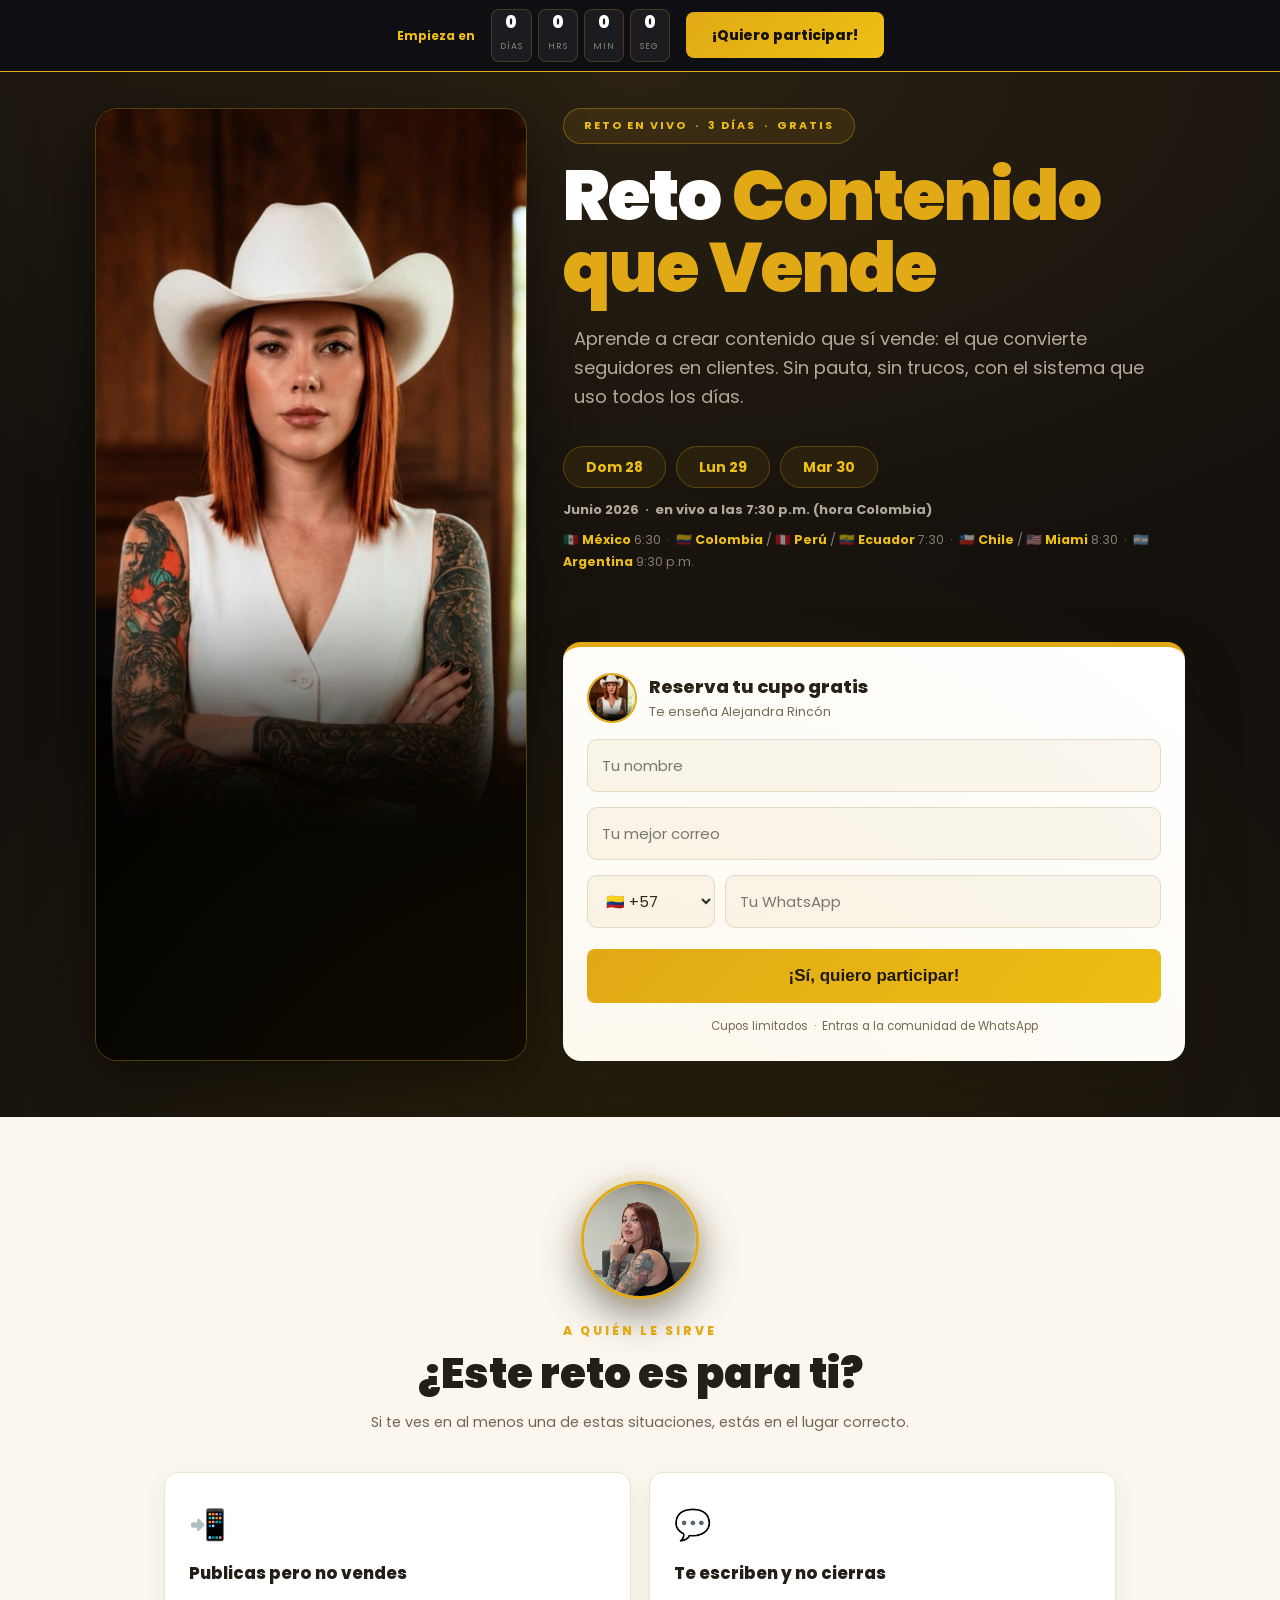
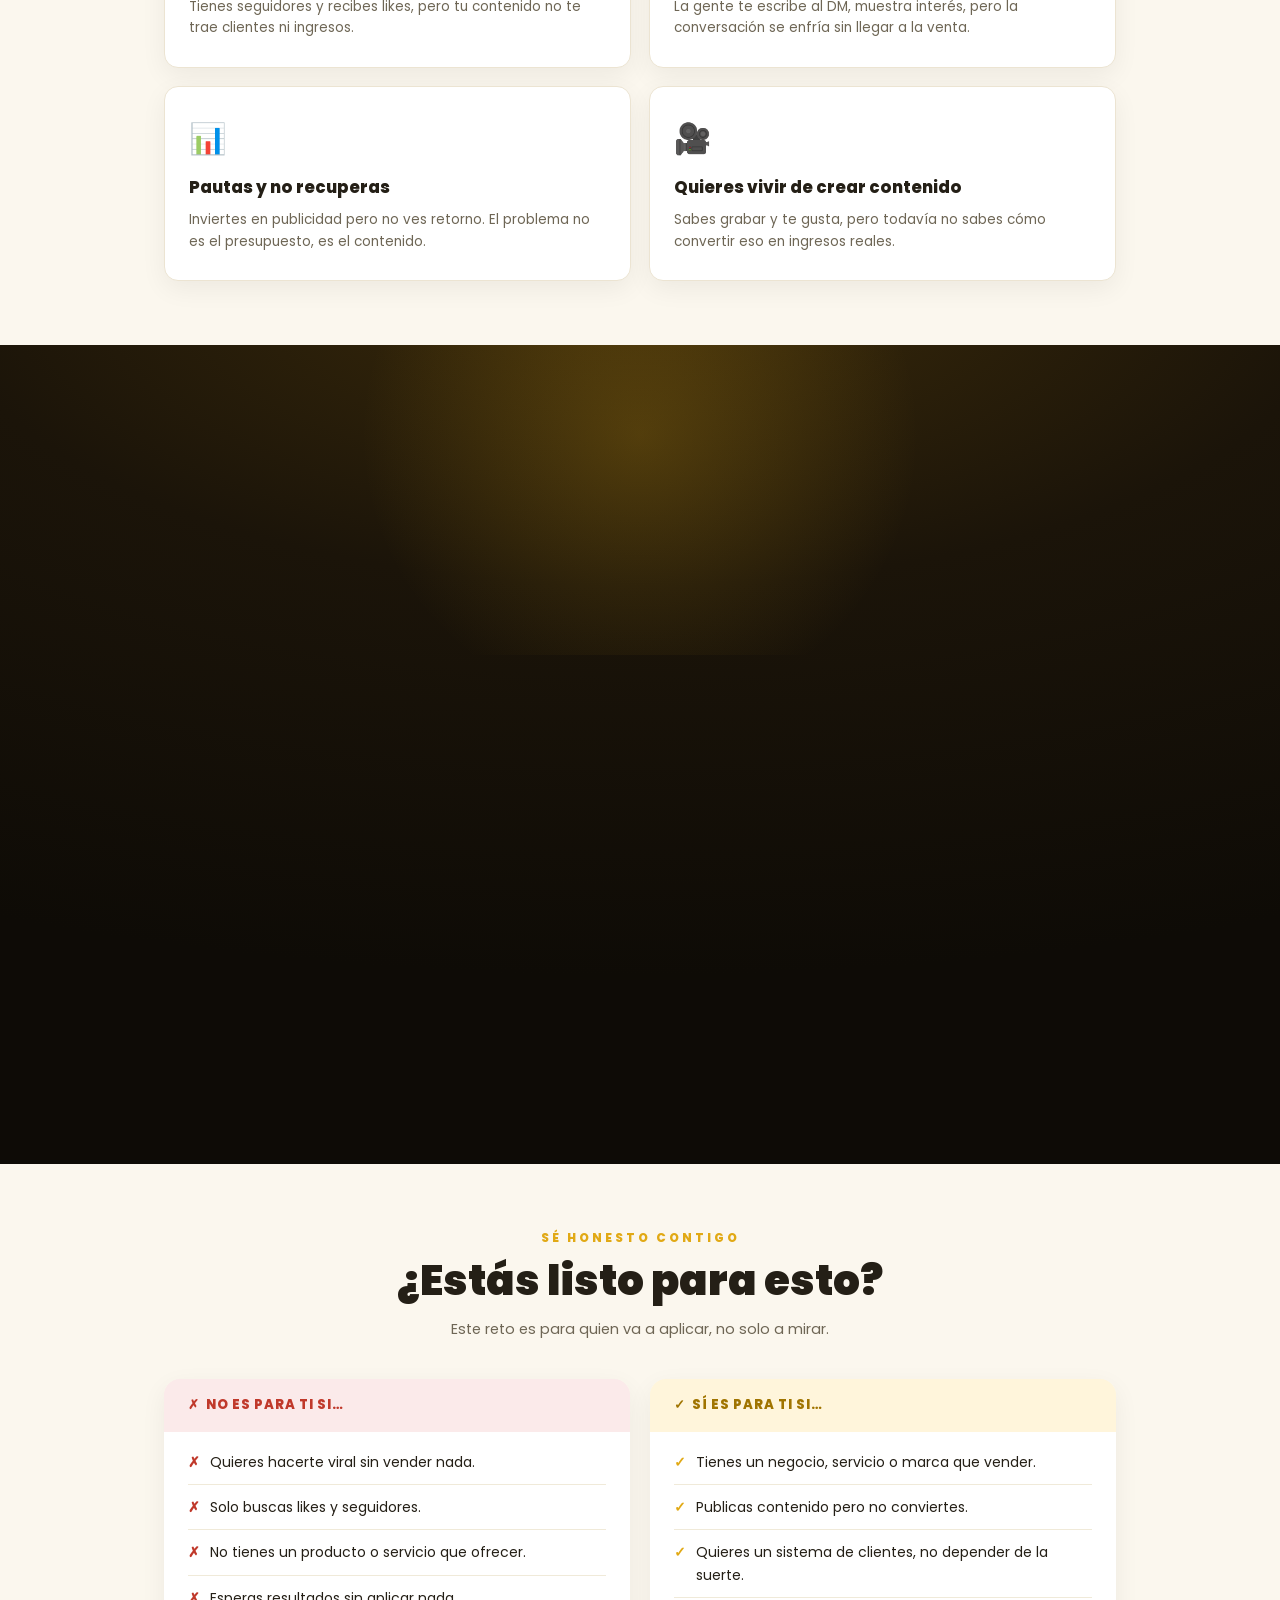
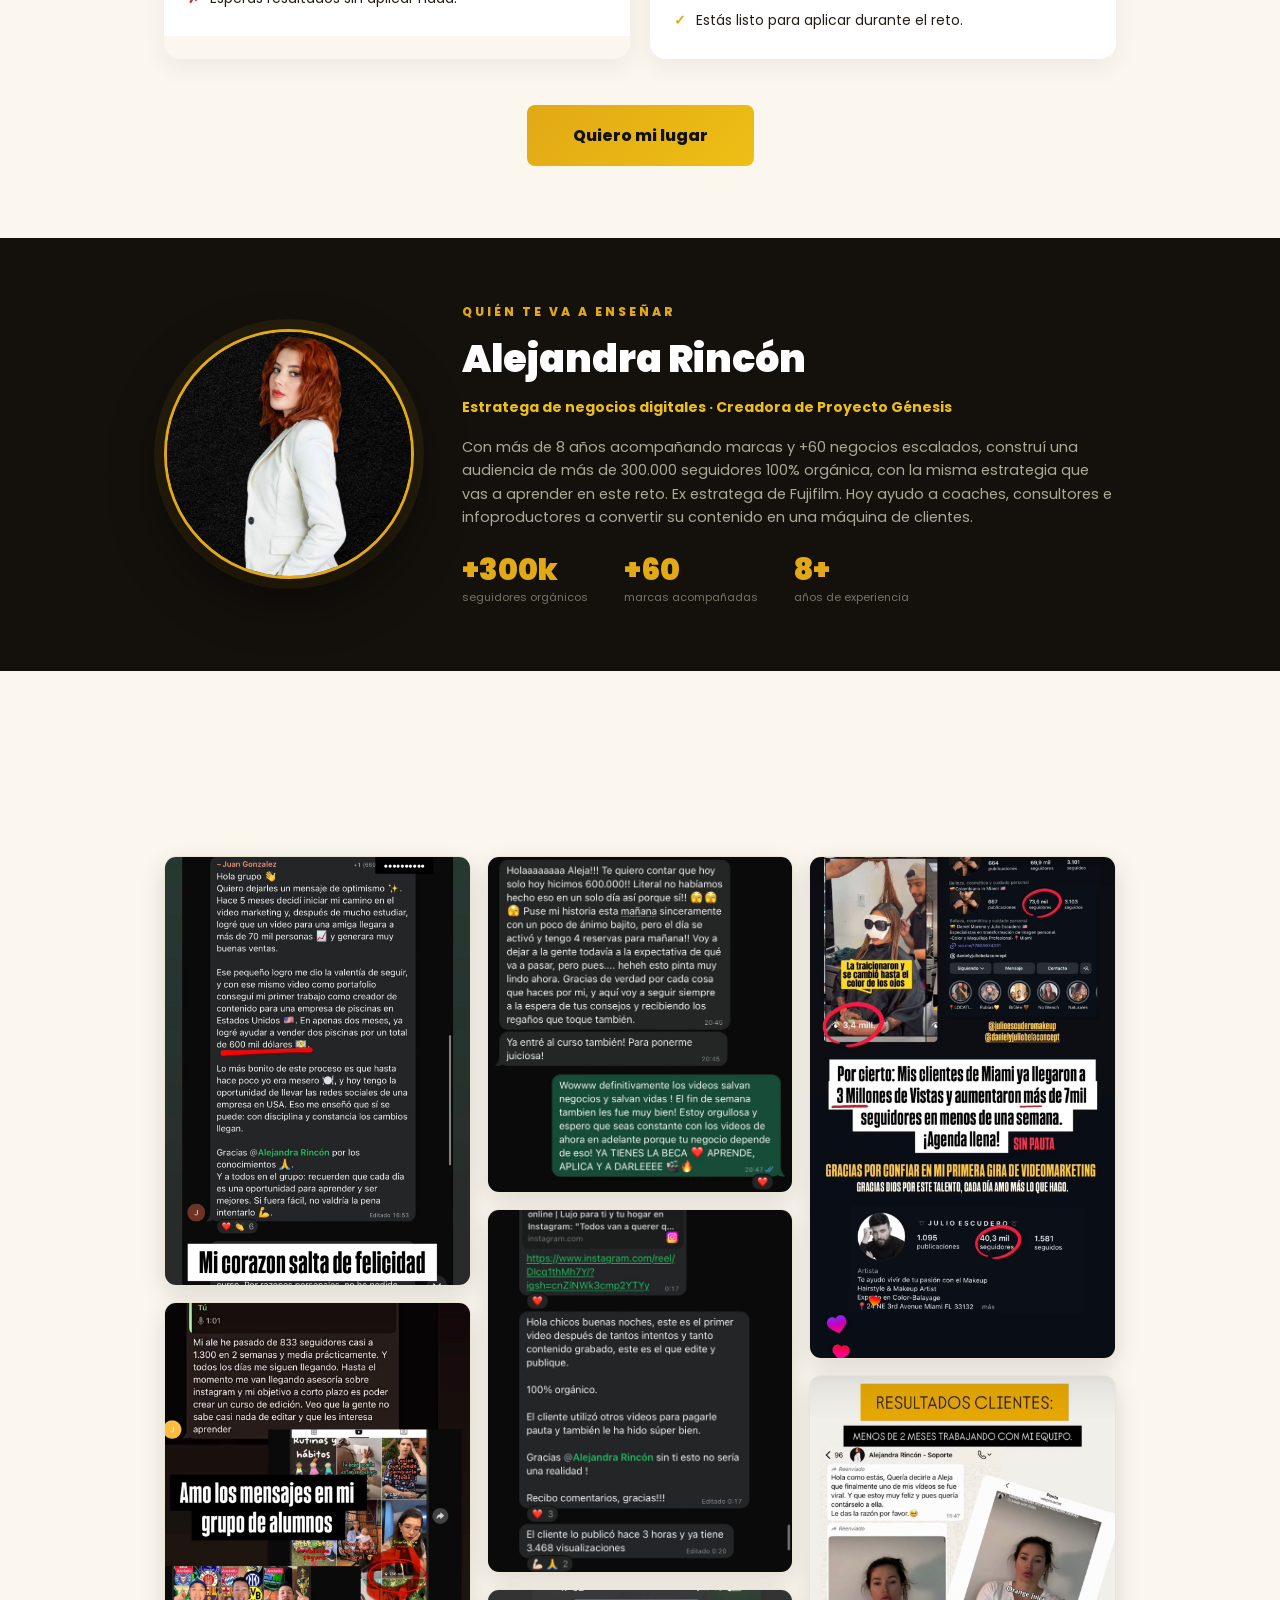
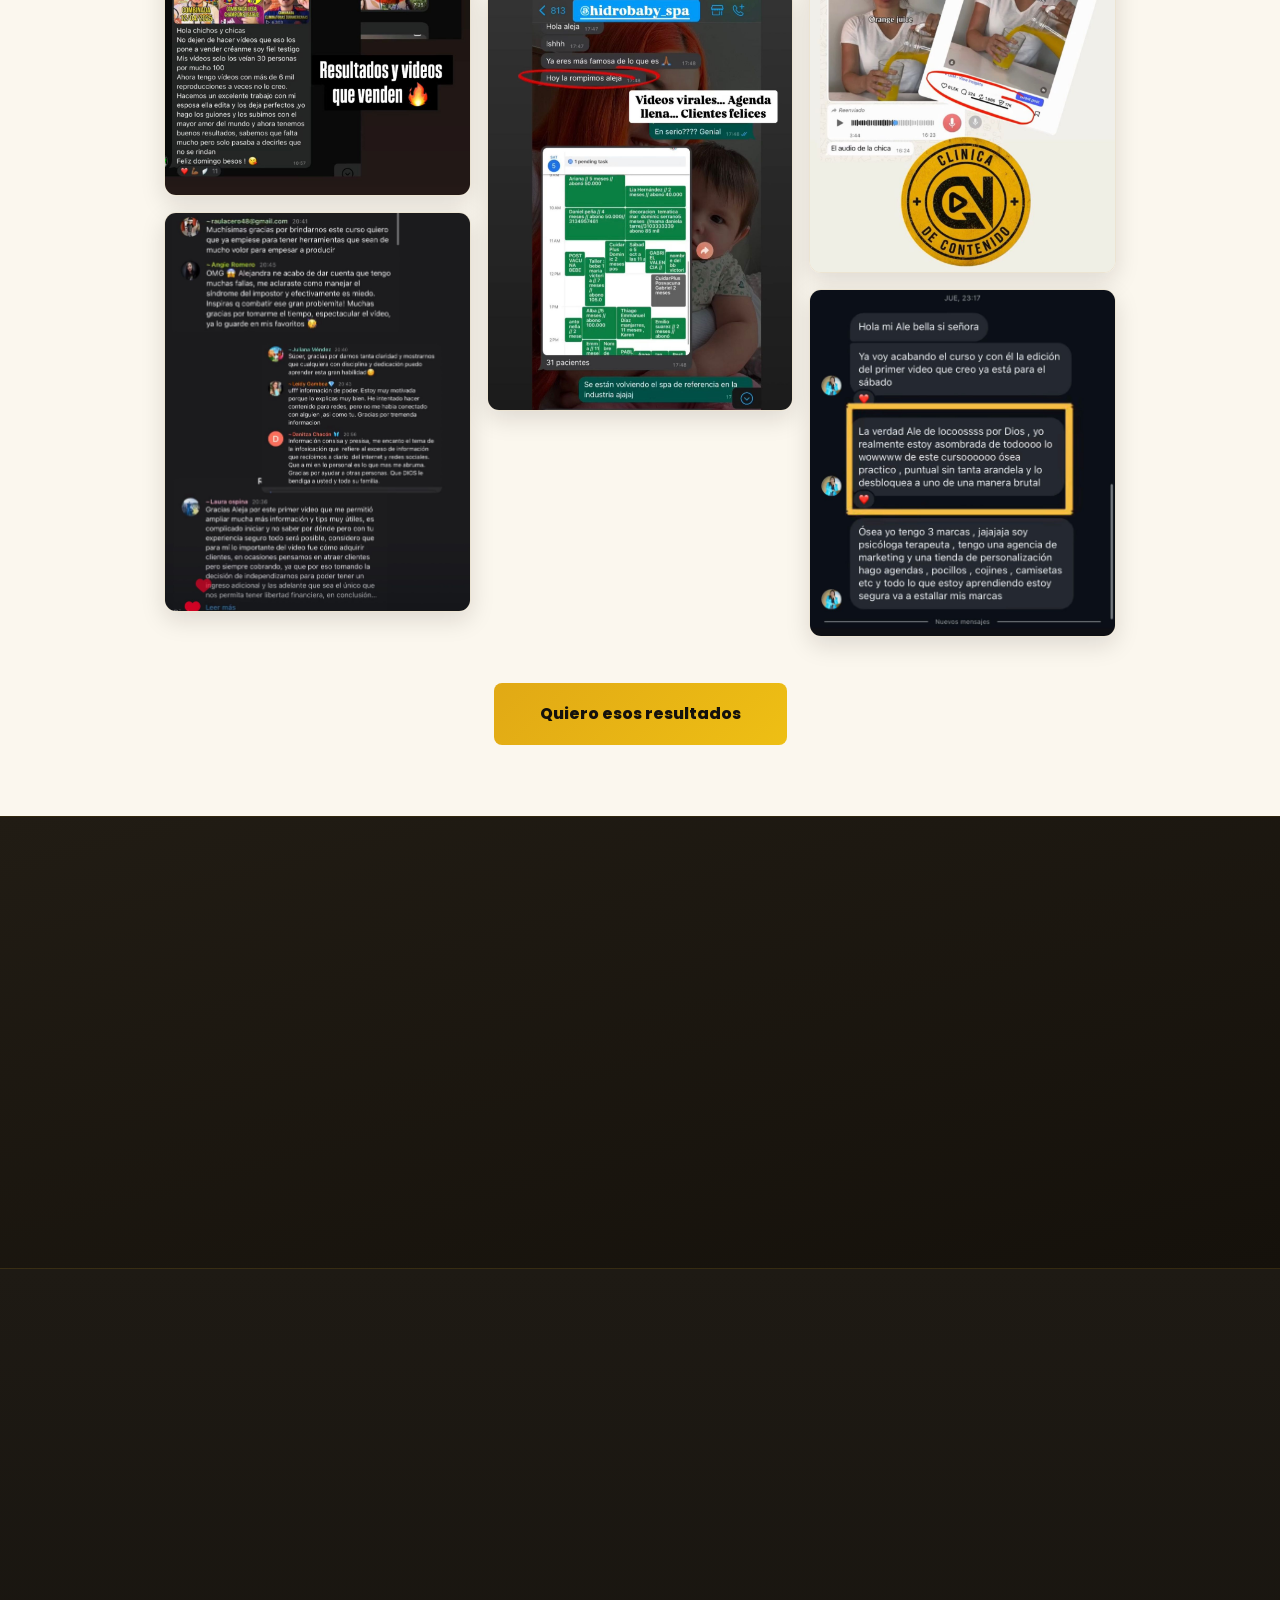
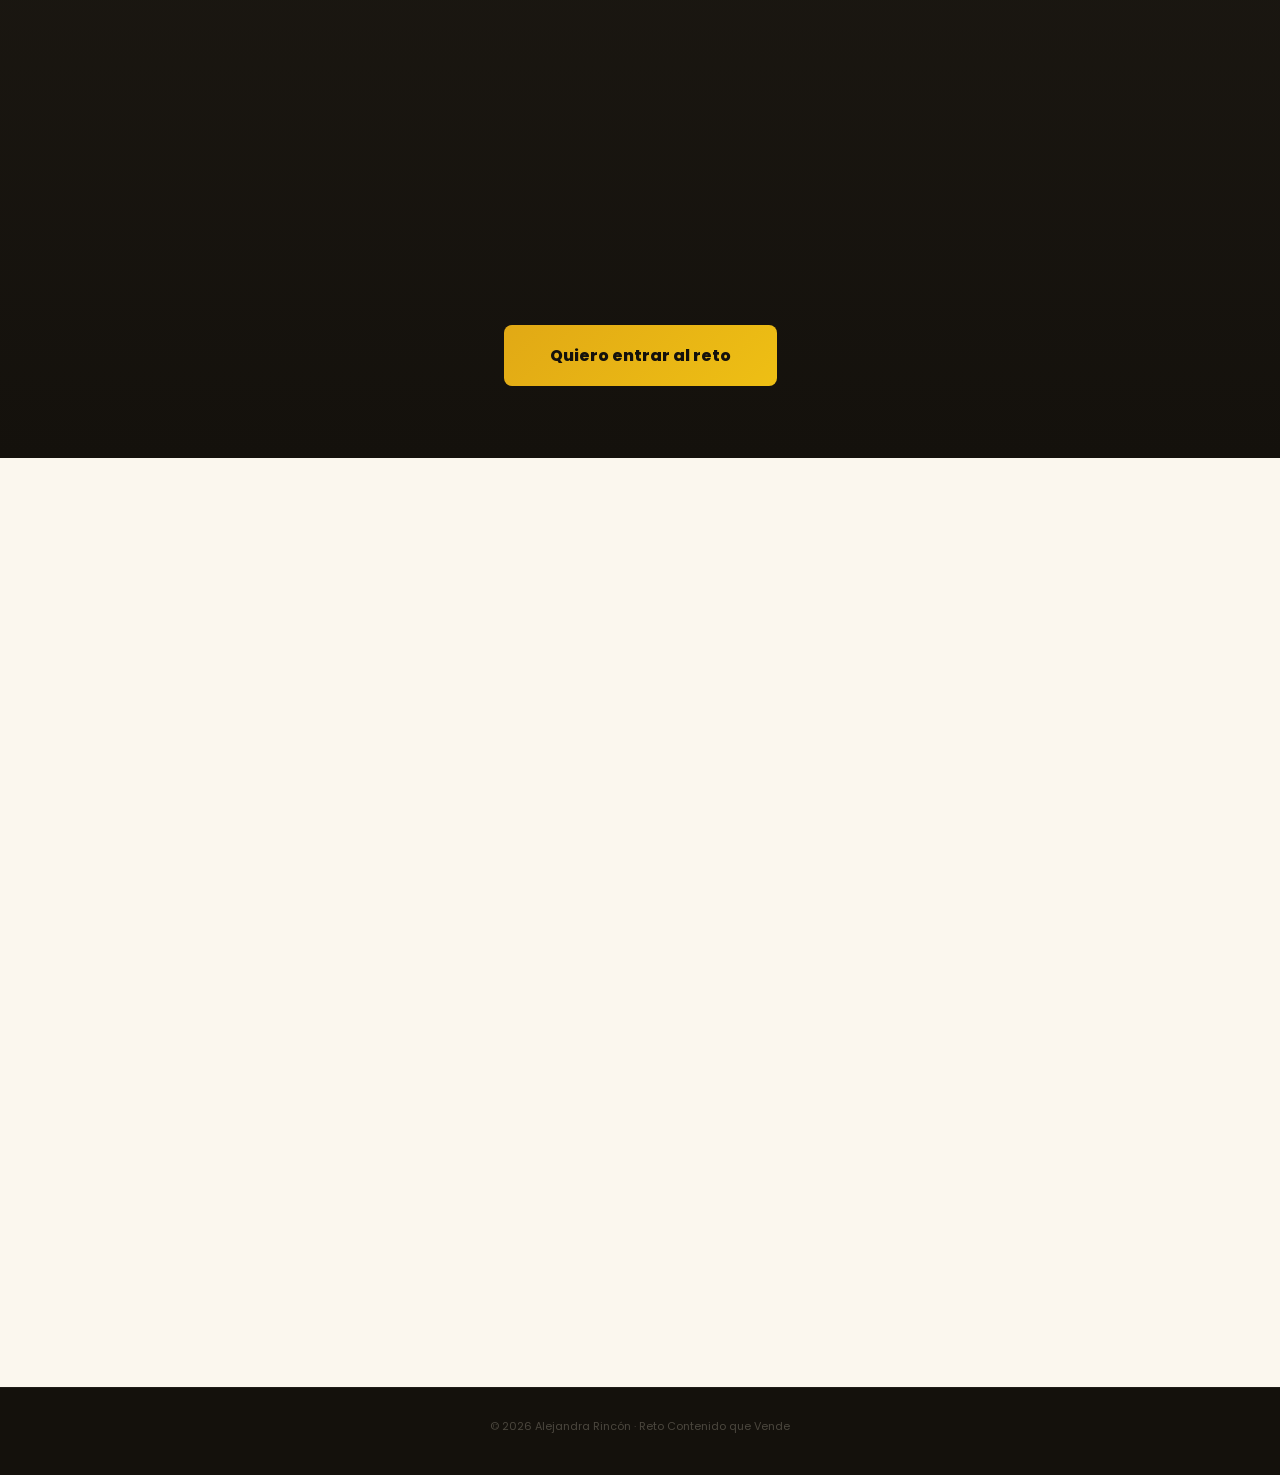
<file: reto-contenido-que-vende/index.html>
<!DOCTYPE html>
<html lang="es">
<head>
<meta charset="UTF-8">
<meta name="viewport" content="width=device-width, initial-scale=1.0">
<title>Reto Contenido que Vende · Alejandra Rincón</title>
<!-- ====== META PIXEL ====== -->
<script>
!function(f,b,e,v,n,t,s){if(f.fbq)return;n=f.fbq=function(){n.callMethod?
n.callMethod.apply(n,arguments):n.queue.push(arguments)};if(!f._fbq)f._fbq=n;
n.push=n;n.loaded=!0;n.version='2.0';n.queue=[];t=b.createElement(e);t.async=!0;
t.src=v;s=b.getElementsByTagName(e)[0];s.parentNode.insertBefore(t,s)}(window,
document,'script','https://connect.facebook.net/en_US/fbevents.js');
fbq('init', '1022570830716112');
fbq('track', 'PageView');
</script>
<noscript><img height="1" width="1" style="display:none" src="https://www.facebook.com/tr?id=1022570830716112&ev=PageView&noscript=1"/></noscript>
<!-- ====== FIN META PIXEL ====== -->
<link href="https://fonts.googleapis.com/css2?family=Poppins:wght@400;500;600;700;800;900&display=swap" rel="stylesheet">
<style>
*{box-sizing:border-box;margin:0;padding:0}
:root{
  --negro:#14110C;--negro2:#1E1A14;--dorado:#E1A915;--dorado3:#EEBF14;
  --texto:#F0E8D5;--crema:#FBF7EE;--crematxt:#241F16;--cremasub:#6e6655
}
html{scroll-behavior:smooth}
body{background:var(--negro);color:var(--texto);font-family:'Poppins',sans-serif;line-height:1.6;overflow-x:hidden;padding-top:60px}
@media(max-width:600px){body{padding-top:50px}}
.mock-tag{position:fixed;top:0;left:0;background:var(--dorado);color:var(--negro);font-size:10px;font-weight:800;padding:3px 10px;z-index:99;letter-spacing:1px}
/* SECCIONES alternadas */
.s-dark{background:var(--negro);color:var(--texto)}
.s-darker{background:linear-gradient(180deg,var(--negro2),var(--negro));color:var(--texto)}
.s-light{background:var(--crema);color:var(--crematxt)}
.sec{max-width:1000px;margin:0 auto;padding:64px 24px}
.divider-gold{height:3px;background:linear-gradient(90deg,transparent,var(--dorado),transparent);max-width:200px;margin:0 auto}
/* REVEAL */
.reveal{opacity:0;transform:translateY(30px);transition:opacity .7s ease,transform .7s ease}
.reveal.vis{opacity:1;transform:none}
/* HEADER */
header{text-align:center;padding:22px 20px;border-bottom:1px solid rgba(225,169,21,.12)}
.logo{font-size:12px;font-weight:700;letter-spacing:5px;color:var(--dorado);text-transform:uppercase}
/* HERO */
.hero{position:relative;text-align:center;padding:48px 24px 56px;background:radial-gradient(130% 90% at 50% 0%,#2a2113 0%,var(--negro) 58%);overflow:hidden}
.hero:after{content:"";position:absolute;inset:0;background:radial-gradient(circle at 50% 120%,rgba(225,169,21,.10),transparent 60%);pointer-events:none}
.hero-in{position:relative;max-width:860px;margin:0 auto}
.badge{display:inline-block;background:rgba(225,169,21,.1);border:1px solid rgba(225,169,21,.35);color:var(--dorado3);font-size:11px;font-weight:700;letter-spacing:2px;text-transform:uppercase;padding:8px 20px;border-radius:30px;margin-bottom:28px}
h1{font-size:clamp(38px,7.5vw,70px);font-weight:900;line-height:1.04;color:#fff;margin-bottom:20px;letter-spacing:-1px}
h1 .g{color:var(--dorado)}
.sub{font-size:clamp(15px,2.4vw,18px);color:rgba(240,232,213,.7);max-width:600px;margin:0 auto 34px}
.fechas{display:flex;justify-content:center;gap:10px;flex-wrap:wrap;margin-bottom:12px}
.fpill{background:rgba(225,169,21,.08);border:1px solid rgba(225,169,21,.28);padding:9px 22px;border-radius:50px;font-size:14px;font-weight:700;color:var(--dorado3)}
.hora{font-size:13px;color:rgba(240,232,213,.45);margin-bottom:8px}.hora b{color:rgba(240,232,213,.7)}
.husos{font-size:12.5px;color:rgba(240,232,213,.5);margin-bottom:32px;line-height:1.8}.husos b{color:var(--dorado3)}
/* BOTON con movimiento */
.btn{position:relative;display:inline-block;background:linear-gradient(135deg,var(--dorado),var(--dorado3));color:var(--negro);font-size:16px;font-weight:800;padding:18px 46px;border-radius:8px;text-decoration:none;border:none;cursor:pointer;overflow:hidden;transition:transform .15s,box-shadow .25s}
.btn:hover{transform:translateY(-3px) scale(1.02);box-shadow:0 14px 36px rgba(225,169,21,.45)}
.btn:after{content:"";position:absolute;top:0;left:-120%;width:60%;height:100%;background:linear-gradient(120deg,transparent,rgba(255,255,255,.55),transparent);transform:skewX(-20deg);animation:shine 3.2s infinite}
@keyframes shine{0%{left:-120%}55%{left:130%}100%{left:130%}}
.btn-pulse{animation:pulse 2.4s infinite}
@keyframes pulse{0%{box-shadow:0 0 0 0 rgba(225,169,21,.45)}70%{box-shadow:0 0 0 16px rgba(225,169,21,0)}100%{box-shadow:0 0 0 0 rgba(225,169,21,0)}}
.note{font-size:11px;color:rgba(240,232,213,.4);margin-top:12px}
.note-d{color:var(--cremasub)}
/* TITULOS */
.kick{text-align:center;font-size:12px;font-weight:800;letter-spacing:3px;text-transform:uppercase;color:var(--dorado);margin-bottom:10px}
.stitle{font-size:clamp(26px,4.4vw,42px);font-weight:900;text-align:center;margin-bottom:12px;line-height:1.16}
.stitle .g{color:var(--dorado)}
.s-dark .stitle,.s-darker .stitle{color:#fff}
.ssub{text-align:center;font-size:14.5px;margin:0 auto 38px;max-width:600px}
.s-light .ssub{color:var(--cremasub)}.s-dark .ssub,.s-darker .ssub{color:rgba(240,232,213,.55)}
/* CARDS para-ti (claro) */
.cgrid{display:grid;grid-template-columns:repeat(2,1fr);gap:18px}
.card{background:#fff;border:1px solid #ece4d2;border-radius:14px;padding:28px 24px;box-shadow:0 8px 26px rgba(20,17,12,.06);transition:transform .25s,box-shadow .25s}
.card:hover{transform:translateY(-6px);box-shadow:0 18px 40px rgba(20,17,12,.12)}
.cicon{font-size:30px;margin-bottom:12px}
.ctitle{font-size:16.5px;font-weight:800;color:var(--crematxt);margin-bottom:8px}
.cdesc{font-size:13.5px;color:var(--cremasub)}
/* DIAS premium (oscuro) */
.dgrid{display:grid;grid-template-columns:repeat(3,1fr);gap:22px}
.dcard{position:relative;background:linear-gradient(165deg,#211c14,#17130d);border:1px solid rgba(225,169,21,.18);border-radius:18px;padding:30px 26px;overflow:hidden;transition:transform .3s,border-color .3s,box-shadow .3s}
.dcard:hover{transform:translateY(-8px);border-color:rgba(225,169,21,.5);box-shadow:0 22px 50px rgba(0,0,0,.45)}
.dcard:before{content:"";position:absolute;top:0;left:0;right:0;height:4px;background:linear-gradient(90deg,var(--dorado),var(--dorado3))}
.dnum{width:54px;height:54px;border-radius:50%;background:linear-gradient(135deg,var(--dorado),var(--dorado3));color:var(--negro);font-size:26px;font-weight:900;display:flex;align-items:center;justify-content:center;box-shadow:0 8px 22px rgba(225,169,21,.4);flex-shrink:0}
.dtop{display:flex;align-items:center;gap:14px;margin-bottom:16px}
.dlabel{font-size:11px;font-weight:800;letter-spacing:1.5px;text-transform:uppercase;color:var(--dorado3);line-height:1.35}
.dgancho{font-size:13px;font-style:italic;color:rgba(240,232,213,.55);margin-bottom:9px}
.dtitle{font-size:22px;font-weight:900;color:#fff;margin-bottom:11px;line-height:1.22;padding-left:13px;border-left:3px solid var(--dorado)}
.event-banner{display:flex;justify-content:center;gap:10px;flex-wrap:wrap;margin:0 auto 46px;max-width:680px}
.event-banner span{background:linear-gradient(135deg,rgba(225,169,21,.18),rgba(225,169,21,.05));border:1px solid rgba(225,169,21,.45);color:var(--dorado3);font-size:13.5px;font-weight:700;padding:10px 18px;border-radius:50px}
/* SECCIÓN EVENTO premium (foco de luz + oro metálico) */
.event-sec{position:relative;overflow:hidden;background:radial-gradient(125% 85% at 50% -8%,#3b2b0a 0%,#1b1409 44%,#0e0b06 100%)}
.event-sec:before{content:"";position:absolute;left:50%;top:-130px;transform:translateX(-50%);width:720px;height:440px;background:radial-gradient(circle,rgba(225,169,21,.22),transparent 66%);pointer-events:none}
.event-sec .sec{position:relative;z-index:1}
.event-eyebrow{display:inline-block;background:linear-gradient(135deg,rgba(225,169,21,.18),rgba(225,169,21,.05));border:1px solid rgba(225,169,21,.55);color:var(--dorado3);font-size:12px;font-weight:800;letter-spacing:3px;text-transform:uppercase;padding:9px 22px;border-radius:50px;margin-bottom:18px}
.gold-grad{background:linear-gradient(120deg,#f7e3a1 0%,#E1A915 46%,#c5890c 100%);-webkit-background-clip:text;background-clip:text;-webkit-text-fill-color:transparent;color:transparent}
.event-sec .stitle{font-size:clamp(30px,5.2vw,50px)}
.event-sec .dcard{background:linear-gradient(165deg,#241b0d,#14100a);border:1px solid rgba(225,169,21,.3)}
.event-sec .dcard:hover{border-color:rgba(225,169,21,.6);box-shadow:0 20px 55px rgba(225,169,21,.16),0 22px 50px rgba(0,0,0,.5)}
.ddesc{font-size:13.5px;color:rgba(240,232,213,.62);margin-bottom:18px;min-height:66px}
.dtag{font-size:11.5px;color:var(--negro);font-weight:800;background:linear-gradient(135deg,var(--dorado),var(--dorado3));border-radius:6px;padding:9px 13px;display:inline-block}
/* NO / SI (claro) */
.ngrid{display:grid;grid-template-columns:1fr 1fr;gap:20px}
.ncol{border-radius:16px;overflow:hidden;box-shadow:0 8px 26px rgba(20,17,12,.06)}
.nhead{padding:16px 24px;font-size:13px;font-weight:800;letter-spacing:1px;text-transform:uppercase}
.nhead.no{background:#fbeaea;color:#c0392b}
.nhead.si{background:#fff5db;color:#a07400}
.ncol .body{background:#fff;padding:8px 24px 16px}
.nlist{list-style:none}
.nlist li{font-size:14px;color:var(--crematxt);padding:11px 0;border-bottom:1px solid #f0ead9;display:flex;gap:10px}
.nlist li:last-child{border-bottom:none}
.ix{color:#c0392b;font-weight:800}.iok{color:var(--dorado);font-weight:800}
.ctac{text-align:center;margin-top:46px}
/* BIO (oscuro) */
.iwrap{display:grid;grid-template-columns:250px 1fr;gap:48px;align-items:center}
.circle{position:relative;width:250px;height:250px;border-radius:50%;overflow:hidden;flex-shrink:0;border:3px solid var(--dorado);box-shadow:0 0 0 10px rgba(225,169,21,.08),0 20px 50px rgba(0,0,0,.5)}
.circle img{width:100%;height:100%;object-fit:cover;display:block}
.iname{font-size:clamp(28px,3.8vw,38px);font-weight:900;color:#fff;margin-bottom:6px}
.irole{font-size:14px;color:var(--dorado3);font-weight:700;margin-bottom:18px}
.ibio{font-size:14.5px;color:rgba(240,232,213,.7);margin-bottom:26px}
.stats{display:flex;gap:36px;flex-wrap:wrap}
.snum{font-size:30px;font-weight:900;color:var(--dorado);line-height:1}
.slabel{font-size:11px;color:rgba(240,232,213,.45);margin-top:4px}
/* FORM (claro) */
.formwrap{max-width:560px;margin:0 auto;text-align:center}
.formwrap h2{font-size:clamp(26px,4vw,40px);font-weight:900;color:var(--crematxt);margin-bottom:10px}
.formwrap h2 .g{color:var(--dorado)}
.fsub{font-size:14.5px;color:var(--cremasub);margin-bottom:32px}
.fbox{background:#fff;border-radius:18px;padding:36px 30px;box-shadow:0 24px 60px rgba(20,17,12,.18);text-align:left;border-top:5px solid var(--dorado)}
.fbox .ftit{color:var(--crematxt);font-weight:800;font-size:20px;text-align:center;margin-bottom:4px}
.fbox .ftxt{color:var(--cremasub);font-size:13px;text-align:center;margin-bottom:24px}
.fbox label{display:block;color:var(--crematxt);font-weight:600;font-size:13px;margin-bottom:5px}
.fbox input,.fbox select{width:100%;background:#faf7f0;border:1.5px solid #e2dccb;border-radius:10px;padding:14px;color:var(--crematxt);font-family:inherit;font-size:15px;margin-bottom:15px;transition:border-color .2s}
.fbox input:focus,.fbox select:focus{outline:none;border-color:var(--dorado);background:#fff}
.wa-row{display:grid;grid-template-columns:128px 1fr;gap:10px}
.fbox .btn{width:100%;font-size:17px;padding:17px;margin-top:6px}
.fbox .fnote{font-size:11.5px;color:var(--cremasub);text-align:center;margin-top:14px}
/* STICKY */
.sticky-cta{position:fixed;left:0;right:0;top:0;background:rgba(15,15,20,.97);backdrop-filter:blur(8px);border-bottom:1px solid var(--dorado);padding:9px 16px;z-index:80;display:flex;align-items:center;justify-content:center;gap:16px;flex-wrap:nowrap}
.sticky-cta .btn{width:auto;padding:12px 26px;font-size:14px;white-space:nowrap}
.sticky-lbl{font-size:12px;font-weight:700;color:var(--dorado3);white-space:nowrap}
.sticky-cd{display:flex;gap:6px;align-items:center}
.scd{background:rgba(255,255,255,.06);border:1px solid rgba(225,169,21,.22);border-radius:8px;padding:4px 8px;text-align:center;min-width:40px}
.scd b{display:block;font-size:17px;font-weight:900;color:#fff;line-height:1}
.scd small{font-size:9px;color:rgba(240,232,213,.5);text-transform:uppercase;letter-spacing:1px}
@media(max-width:600px){.sticky-lbl{display:none}.sticky-cta{gap:8px;padding:7px 10px}.scd{min-width:34px;padding:3px 5px}.scd b{font-size:14px}.scd small{font-size:8px}.sticky-cta .btn{padding:10px 14px;font-size:12.5px}}
/* HERO: foto grande + texto corto + formulario */
.hero-grid3{display:grid;gap:36px;align-items:center;max-width:1090px;margin:0 auto;text-align:left;
  grid-template-columns:0.82fr 1.18fr;
  grid-template-areas:"foto texto" "foto form"}
.hero-foto-big{grid-area:foto;align-self:stretch;border-radius:22px;overflow:hidden;border:1px solid rgba(225,169,21,.28);box-shadow:0 24px 60px rgba(0,0,0,.55);min-height:440px}
.hero-foto-big img{width:100%;height:100%;object-fit:cover;display:block;object-position:center 12%}
.hero-txt{grid-area:texto}
.form-hero{grid-area:form}
.hero-grid3 .fechas{justify-content:flex-start}
.hero-grid3 .badge{margin-bottom:16px}
.form-hero .fbox{padding:26px 24px}
.fb-head{display:flex;align-items:center;gap:12px;margin-bottom:16px}
.fb-ava{width:50px;height:50px;border-radius:50%;overflow:hidden;border:2px solid var(--dorado);flex-shrink:0}
.fb-ava img{width:100%;height:100%;object-fit:cover}
.ftit2{font-weight:800;font-size:18px;color:var(--crematxt)}
.ftxt2{font-size:12.5px;color:var(--cremasub)}
/* MÓVIL/TABLET: apila TEXTO -> FOTO -> FORMULARIO */
@media(max-width:860px){
  .hero-grid3{grid-template-columns:1fr;text-align:center;gap:24px;
    grid-template-areas:"texto" "foto" "form"}
  .hero-grid3 .fechas{justify-content:center}
  .hero-foto-big{min-height:0;width:100%;max-width:340px;height:330px;margin:0 auto;border-radius:18px}
  .hero-foto-big img{object-position:center 6%}
  .fb-head{justify-content:center}
}
/* COUNTDOWN */
.countdown{background:linear-gradient(180deg,var(--negro2),var(--negro));text-align:center;padding:42px 24px;border-top:1px solid rgba(225,169,21,.12);border-bottom:1px solid rgba(225,169,21,.12)}
.cd-label{font-size:12px;font-weight:800;letter-spacing:2px;text-transform:uppercase;color:var(--dorado);margin-bottom:18px}
.cd-grid{display:inline-flex;gap:12px;flex-wrap:wrap;justify-content:center}
.cd-item{background:rgba(255,255,255,.04);border:1px solid rgba(225,169,21,.22);border-radius:12px;padding:16px 18px;min-width:80px}
.cd-num{font-size:40px;font-weight:900;color:#fff;line-height:1}
.cd-u{font-size:11px;color:rgba(240,232,213,.5);text-transform:uppercase;letter-spacing:1px;margin-top:5px}
/* TESTIMONIOS */
.tgrid{display:grid;grid-template-columns:repeat(3,1fr);gap:18px}
.tcard{background:#fff;border-radius:14px;padding:24px;box-shadow:0 8px 26px rgba(20,17,12,.07);text-align:left}
.tcard .quote{font-size:14.5px;color:var(--crematxt);font-style:italic;margin-bottom:16px}
.tperson{display:flex;align-items:center;gap:12px}
.tavatar{width:46px;height:46px;border-radius:50%;background:#eadfc6;display:flex;align-items:center;justify-content:center;font-size:18px;color:#a07400;font-weight:800;flex-shrink:0}
.tname{font-weight:800;font-size:14px;color:var(--crematxt)}
.tresult{font-size:12.5px;color:#a07400;font-weight:700}
.tph{border:2px dashed #d8cdb3;background:#faf6ee;color:#a89878;font-size:11.5px;text-align:center;padding:6px;border-radius:8px;margin-top:12px}
.tgal{columns:3;column-gap:16px}
.tgal img{width:100%;border-radius:12px;margin:0 0 16px;box-shadow:0 8px 24px rgba(20,17,12,.13);display:block;break-inside:avoid;border:1px solid #ece4d2}
.swipe-hint{display:none}
@media(max-width:768px){.tgal{columns:2}}
@media(max-width:600px){
  .swipe-hint{display:block;text-align:center;font-size:12px;font-weight:700;color:#a07400;margin:-14px 0 16px;letter-spacing:.5px}
  .tgal{columns:auto;display:flex;flex-wrap:nowrap;overflow-x:auto;gap:14px;scroll-snap-type:x mandatory;-webkit-overflow-scrolling:touch;padding-bottom:14px}
  .tgal img{flex:0 0 78%;width:78%;margin:0;scroll-snap-align:center}
}
/* FAQ */
.faq{max-width:760px;margin:0 auto}
.faq-item{border-bottom:1px solid rgba(225,169,21,.18)}
.faq-q{width:100%;background:none;border:none;text-align:left;color:#fff;font-family:inherit;font-size:16px;font-weight:700;padding:20px 0;cursor:pointer;display:flex;justify-content:space-between;gap:16px;align-items:center}
.faq-q .ic{color:var(--dorado);font-size:24px;flex-shrink:0;transition:transform .25s}
.faq-item.open .faq-q .ic{transform:rotate(45deg)}
.faq-a{max-height:0;overflow:hidden;transition:max-height .3s ease;font-size:14.5px;color:rgba(240,232,213,.65)}
.faq-a div{padding:0 0 20px}
.faq-item.open .faq-a{max-height:320px}
@media(max-width:768px){.tgrid{grid-template-columns:1fr}}
footer{background:var(--negro);text-align:center;padding:30px 20px 40px;font-size:11px;color:rgba(240,232,213,.25);border-top:1px solid rgba(255,255,255,.05)}
@media(max-width:768px){.dgrid{grid-template-columns:1fr}.iwrap{grid-template-columns:1fr;text-align:center}.circle{margin:0 auto}.stats{justify-content:center}.ddesc{min-height:auto}}
@media(max-width:600px){
  .ngrid{grid-template-columns:1fr}
  .cgrid{grid-template-columns:1fr 1fr;gap:12px}
  .card{padding:18px 13px;border-radius:12px}
  .cicon{font-size:24px;margin-bottom:7px}
  .ctitle{font-size:13.5px;line-height:1.25}
  .cdesc{font-size:11.5px;line-height:1.4}
  .btn{display:block;width:100%}
  .sticky-cta .btn{width:auto;display:inline-block}
  .sec{padding:38px 18px}
  .hero{padding:24px 18px 34px}
  .stitle{font-size:24px}
  .ssub{margin-bottom:24px;font-size:13.5px}
  .kick{margin-bottom:8px}
  .dgrid{gap:14px}
  .dcard{padding:24px 20px}
  .ddesc{min-height:auto}
  .ctac{margin-top:26px}
  .fband{gap:20px}
  .stats{flex-wrap:nowrap;gap:8px;justify-content:space-between}
  .snum{font-size:21px}
  .slabel{font-size:9px;margin-top:2px;line-height:1.2}
  .event-banner{gap:7px;margin-bottom:28px}
  .event-banner span{font-size:11.5px;padding:7px 12px}
  .dnum{width:46px;height:46px;font-size:22px}
  .dtitle{font-size:20px}
  footer{padding:24px 18px 32px}
}
/* FOTO circular reutilizable (cara de Ale en varias secciones) */
.ph{border-radius:50%;overflow:hidden;border:3px solid var(--dorado);flex-shrink:0;box-shadow:0 0 0 8px rgba(225,169,21,.08),0 16px 40px rgba(0,0,0,.45)}
.ph img{width:100%;height:100%;object-fit:cover;display:block}
.ph-head{width:118px;height:118px;margin:0 auto 22px}
/* BANDA con foto + frase + botón */
.fband-sec{background:linear-gradient(165deg,#211c14,#15110b);border-top:1px solid rgba(225,169,21,.12);border-bottom:1px solid rgba(225,169,21,.12)}
.fband{display:flex;align-items:center;justify-content:center;gap:40px;flex-wrap:wrap;text-align:left;max-width:840px;margin:0 auto}
.fband .ph{width:190px;height:190px}
.fband .ftext{max-width:440px}
.fband .kick{text-align:left;margin-bottom:10px}
.fband h3{font-size:clamp(24px,3.6vw,34px);font-weight:900;color:#fff;margin-bottom:12px;line-height:1.18}
.fband h3 .g{color:var(--dorado)}
.fband p{font-size:14.5px;color:rgba(240,232,213,.62);margin-bottom:22px}
@media(max-width:680px){.fband{text-align:center;gap:26px}.fband .kick{text-align:center}}
</style>
</head>
<body>

<!-- HERO oscuro -->
<section class="hero" id="top">
  <div class="hero-in hero-grid3">
    <div class="hero-foto-big"><img src="ale-foto.jpeg" alt="Alejandra Rincón"></div>
    <div class="hero-txt">
      <div class="badge">Reto en vivo &nbsp;·&nbsp; 3 días &nbsp;·&nbsp; Gratis</div>
      <h1>Reto <span class="g">Contenido que Vende</span></h1>
      <p class="sub">Aprende a crear contenido que sí vende: el que convierte seguidores en clientes. Sin pauta, sin trucos, con el sistema que uso todos los días.</p>
      <div class="fechas"><span class="fpill">Dom 28</span><span class="fpill">Lun 29</span><span class="fpill">Mar 30</span></div>
      <p class="hora"><b>Junio 2026 &nbsp;·&nbsp; en vivo a las 7:30 p.m. (hora Colombia)</b></p>
      <p class="husos">🇲🇽 <b>México</b> 6:30 &nbsp;·&nbsp; 🇨🇴 <b>Colombia</b> / 🇵🇪 <b>Perú</b> / 🇪🇨 <b>Ecuador</b> 7:30 &nbsp;·&nbsp; 🇨🇱 <b>Chile</b> / 🇺🇸 <b>Miami</b> 8:30 &nbsp;·&nbsp; 🇦🇷 <b>Argentina</b> 9:30 p.m.</p>
    </div>
    <div class="form-hero">
      <form class="fbox" onsubmit="goGracias(event)">
        <div class="fb-head"><div class="fb-ava"><img src="ale-foto.jpeg" alt="Alejandra" style="object-position:center 30%"></div><div><div class="ftit2">Reserva tu cupo gratis</div><div class="ftxt2">Te enseña Alejandra Rincón</div></div></div>
        <input type="text" placeholder="Tu nombre" required>
        <input type="email" placeholder="Tu mejor correo" required>
        <div class="wa-row">
          <select required>
            <option value="+57">🇨🇴 +57</option><option value="+52">🇲🇽 +52</option>
            <option value="+51">🇵🇪 +51</option><option value="+593">🇪🇨 +593</option>
            <option value="+56">🇨🇱 +56</option><option value="+54">🇦🇷 +54</option>
            <option value="+58">🇻🇪 +58</option><option value="+502">🇬🇹 +502</option>
            <option value="+1">🇺🇸 +1</option><option value="+34">🇪🇸 +34</option>
            <option value="+591">🇧🇴 +591</option><option value="+598">🇺🇾 +598</option>
            <option value="+507">🇵🇦 +507</option><option value="+506">🇨🇷 +506</option>
          </select>
          <input type="tel" placeholder="Tu WhatsApp" required>
        </div>
        <button type="submit" class="btn btn-pulse">¡Sí, quiero participar!</button>
        <p class="fnote">Cupos limitados &nbsp;·&nbsp; Entras a la comunidad de WhatsApp</p>
      </form>
    </div>
  </div>
</section>

<!-- ¿ES PARA TI? claro -->
<section class="s-light">
  <div class="sec">
    <div class="ph ph-head reveal"><img src="ale-sofa.jpeg" alt="Alejandra Rincón" style="object-position:44% 30%;transform:scale(1.45)"></div>
    <div class="kick reveal">A quién le sirve</div>
    <h2 class="stitle reveal">¿Este reto es para ti?</h2>
    <p class="ssub reveal">Si te ves en al menos una de estas situaciones, estás en el lugar correcto.</p>
    <div class="cgrid">
      <div class="card reveal"><div class="cicon">📲</div><h3 class="ctitle">Publicas pero no vendes</h3><p class="cdesc">Tienes seguidores y recibes likes, pero tu contenido no te trae clientes ni ingresos.</p></div>
      <div class="card reveal"><div class="cicon">💬</div><h3 class="ctitle">Te escriben y no cierras</h3><p class="cdesc">La gente te escribe al DM, muestra interés, pero la conversación se enfría sin llegar a la venta.</p></div>
      <div class="card reveal"><div class="cicon">📊</div><h3 class="ctitle">Pautas y no recuperas</h3><p class="cdesc">Inviertes en publicidad pero no ves retorno. El problema no es el presupuesto, es el contenido.</p></div>
      <div class="card reveal"><div class="cicon">🎥</div><h3 class="ctitle">Quieres vivir de crear contenido</h3><p class="cdesc">Sabes grabar y te gusta, pero todavía no sabes cómo convertir eso en ingresos reales.</p></div>
    </div>
  </div>
</section>

<!-- LOS 3 DIAS oscuro premium -->
<section class="s-darker event-sec">
  <div class="sec" style="text-align:center">
    <div class="event-eyebrow reveal">🔴 Evento en vivo · Gratis</div>
    <h2 class="stitle reveal">Esto es lo que vas a <span class="gold-grad">vivir</span></h2>
    <p class="ssub reveal">Tres noches en vivo. Cada noche sales con algo listo para aplicar.</p>
    <div class="event-banner reveal"><span>🎥 3 noches</span><span>🔴 En vivo</span><span>🎟️ Gratis</span><span>🕢 7:30 p.m.</span></div>
    <div class="dgrid">
      <div class="dcard reveal"><div class="dtop"><div class="dnum">1</div><div class="dlabel">Domingo<br>28 de junio</div></div><p class="dgancho">"Publicas y publicas… y nada."</p><h3 class="dtitle">Por qué tu contenido no vende</h3><p class="ddesc">Vas a ver qué tienen los contenidos que sí venden y por qué el tuyo todavía no. Y no, no es culpa del algoritmo.</p><span class="dtag">★ Te llevas: tu primer gancho de contenido</span></div>
      <div class="dcard reveal"><div class="dtop"><div class="dnum">2</div><div class="dlabel">Lunes<br>29 de junio</div></div><p class="dgancho">"Grabar deja de ser adivinar."</p><h3 class="dtitle">El video que sí vende</h3><p class="ddesc">La estructura exacta de un video que trae mensajes y ventas. Paso a paso, para que lo apliques esa misma noche.</p><span class="dtag">★ Te llevas: tu guión de video listo</span></div>
      <div class="dcard reveal"><div class="dtop"><div class="dnum">3</div><div class="dlabel">Martes<br>30 de junio</div></div><p class="dgancho">"De publicar por publicar a vender por sistema."</p><h3 class="dtitle">Vender todos los días</h3><p class="ddesc">Conectamos todo en un sistema que te trae clientes sin depender de la suerte ni de la pauta.</p><span class="dtag">★ Te llevas: tu plan de contenido mensual</span></div>
    </div>
  </div>
</section>

<!-- NO / SI claro -->
<section class="s-light">
  <div class="sec">
    <div class="kick reveal">Sé honesto contigo</div>
    <h2 class="stitle reveal">¿Estás listo para esto?</h2>
    <p class="ssub reveal">Este reto es para quien va a aplicar, no solo a mirar.</p>
    <div class="ngrid">
      <div class="ncol reveal"><div class="nhead no">✗ &nbsp;No es para ti si…</div><div class="body"><ul class="nlist"><li><span class="ix">✗</span>Quieres hacerte viral sin vender nada.</li><li><span class="ix">✗</span>Solo buscas likes y seguidores.</li><li><span class="ix">✗</span>No tienes un producto o servicio que ofrecer.</li><li><span class="ix">✗</span>Esperas resultados sin aplicar nada.</li></ul></div></div>
      <div class="ncol reveal"><div class="nhead si">✓ &nbsp;Sí es para ti si…</div><div class="body"><ul class="nlist"><li><span class="iok">✓</span>Tienes un negocio, servicio o marca que vender.</li><li><span class="iok">✓</span>Publicas contenido pero no conviertes.</li><li><span class="iok">✓</span>Quieres un sistema de clientes, no depender de la suerte.</li><li><span class="iok">✓</span>Estás listo para aplicar durante el reto.</li></ul></div></div>
    </div>
    <div class="ctac"><a href="#form" class="btn">Quiero mi lugar</a></div>
  </div>
</section>

<!-- BIO oscuro -->
<section class="s-dark">
  <div class="sec">
    <div class="iwrap">
      <div class="circle reveal"><img src="ale-blazer.jpeg" alt="Alejandra Rincón" style="object-position:center 0%"></div>
      <div class="reveal">
        <div class="kick" style="text-align:left;margin-bottom:8px">Quién te va a enseñar</div>
        <div class="iname">Alejandra Rincón</div>
        <div class="irole">Estratega de negocios digitales · Creadora de Proyecto Génesis</div>
        <p class="ibio">Con más de 8 años acompañando marcas y +60 negocios escalados, construí una audiencia de más de 300.000 seguidores 100% orgánica, con la misma estrategia que vas a aprender en este reto. Ex estratega de Fujifilm. Hoy ayudo a coaches, consultores e infoproductores a convertir su contenido en una máquina de clientes.</p>
        <div class="stats">
          <div><div class="snum">+300k</div><div class="slabel">seguidores orgánicos</div></div>
          <div><div class="snum">+60</div><div class="slabel">marcas acompañadas</div></div>
          <div><div class="snum">8+</div><div class="slabel">años de experiencia</div></div>
        </div>
      </div>
    </div>
  </div>
</section>

<!-- TESTIMONIOS claro -->
<section class="s-light">
  <div class="sec">
    <h2 class="stitle reveal" style="margin-top:0">Resultados aplicando mi <span class="g">metodología</span></h2>
    <p class="ssub reveal">Esto mismo es lo que vas a aprender a hacer en el reto.</p>
    <p class="swipe-hint">Desliza para ver más →</p>
    <div class="tgal">
      <img src="testimonios/t1.jpeg" alt="Testimonio real de alumno" loading="lazy">
      <img src="testimonios/t10.jpeg" alt="Testimonio real de alumno" loading="lazy">
      <img src="testimonios/t6.jpeg" alt="Testimonio real de alumno" loading="lazy">
      <img src="testimonios/t3.jpeg" alt="Testimonio real de alumno" loading="lazy">
      <img src="testimonios/t11.jpeg" alt="Testimonio real de alumno" loading="lazy">
      <img src="testimonios/t7.jpeg" alt="Testimonio real de alumno" loading="lazy">
      <img src="testimonios/t16.jpeg" alt="Testimonio real de alumno" loading="lazy">
      <img src="testimonios/t24.jpeg" alt="Testimonio real de alumno" loading="lazy">
      <img src="testimonios/t40.jpeg" alt="Testimonio real de alumno" loading="lazy">
    </div>
    <div class="ctac"><a href="#form" class="btn">Quiero esos resultados</a></div>
  </div>
</section>

<!-- BANDA con foto -->
<section class="fband-sec">
  <div class="sec">
    <div class="fband reveal">
      <div class="ph"><img src="ale-camara.jpeg" alt="Alejandra Rincón" style="object-position:62% 28%"></div>
      <div class="ftext">
        <div class="kick">Te lo enseño yo</div>
        <h3>El mismo sistema que aplico en <span class="g">mi propio contenido</span></h3>
        <p>Es lo que uso para vender con mi contenido y lo mismo que apliqué con las marcas que acompaño. En las tres noches del reto te lo muestro paso a paso.</p>
        <a href="#form" class="btn">Quiero aprenderlo gratis</a>
      </div>
    </div>
  </div>
</section>

<!-- FAQ oscuro -->
<section class="s-darker">
  <div class="sec">
    <div class="kick reveal">Dudas frecuentes</div>
    <h2 class="stitle reveal">Preguntas frecuentes</h2>
    <div class="faq reveal">
      <div class="faq-item"><button class="faq-q">¿El reto tiene algún costo? <span class="ic">+</span></button><div class="faq-a"><div>No. Es 100% gratis. Solo te registras y entras al grupo de WhatsApp, ahí te llega todo.</div></div></div>
      <div class="faq-item"><button class="faq-q">¿Necesito experiencia previa? <span class="ic">+</span></button><div class="faq-a"><div>No. Sirve si ya tienes (o quieres tener) un negocio, marca o servicio y publicas contenido. No necesitas saber de edición ni de pauta.</div></div></div>
      <div class="faq-item"><button class="faq-q">¿Para qué tipo de negocio funciona? <span class="ic">+</span></button><div class="faq-a"><div>Para emprendedores, marcas personales, expertos, coaches, consultores y quien quiere vivir de crear contenido. Si tienes algo que vender, te sirve.</div></div></div>
      <div class="faq-item"><button class="faq-q">¿Las clases quedan grabadas? <span class="ic">+</span></button><div class="faq-a"><div>El reto se vive en vivo y eso es lo que recomendamos. Los recordatorios y avisos te llegan por el grupo de WhatsApp.</div></div></div>
      <div class="faq-item"><button class="faq-q">¿Por dónde son las clases? <span class="ic">+</span></button><div class="faq-a"><div>En vivo, los 3 días a las 7:30 p.m. (hora Colombia). El acceso te lo enviamos por el grupo de WhatsApp al que entras al registrarte.</div></div></div>
      <div class="faq-item"><button class="faq-q">¿Cómo entro al reto? <span class="ic">+</span></button><div class="faq-a"><div>Te registras aquí, entras al grupo de WhatsApp y ahí recibes el link de cada clase y todos los detalles.</div></div></div>
    </div>
    <div class="ctac"><a href="#form" class="btn">Quiero entrar al reto</a></div>
  </div>
</section>

<!-- FORM claro -->
<section class="s-light" id="form">
  <div class="sec">
    <div class="formwrap">
      <div class="ph ph-head reveal"><img src="ale-corbata.jpeg" alt="Alejandra Rincón" style="object-position:46% 48%;transform:scale(1.8)"></div>
      <h2 class="reveal">Aparta tu lugar <span class="g">gratis</span></h2>
      <p class="fsub reveal">Te llegan los detalles y el acceso por WhatsApp.</p>
      <form class="fbox reveal" onsubmit="goGracias(event)">
        <div class="ftit">Reto Contenido que Vende</div>
        <div class="ftxt">28, 29 y 30 de junio · en vivo</div>
        <label>Nombre</label>
        <input type="text" placeholder="Tu nombre" required>
        <label>Correo</label>
        <input type="email" placeholder="Tu mejor correo" required>
        <label>WhatsApp</label>
        <div class="wa-row">
          <select required>
            <option value="+57">🇨🇴 +57</option><option value="+52">🇲🇽 +52</option>
            <option value="+51">🇵🇪 +51</option><option value="+593">🇪🇨 +593</option>
            <option value="+56">🇨🇱 +56</option><option value="+54">🇦🇷 +54</option>
            <option value="+58">🇻🇪 +58</option><option value="+502">🇬🇹 +502</option>
            <option value="+1">🇺🇸 +1</option><option value="+34">🇪🇸 +34</option>
            <option value="+591">🇧🇴 +591</option><option value="+598">🇺🇾 +598</option>
            <option value="+507">🇵🇦 +507</option><option value="+506">🇨🇷 +506</option>
          </select>
          <input type="tel" placeholder="Tu número" required>
        </div>
        <button type="submit" class="btn btn-pulse">¡Sí, quiero participar!</button>
        <p class="fnote">Cupos limitados por la dinámica en vivo.</p>
      </form>
    </div>
  </div>
</section>

<footer>© 2026 Alejandra Rincón · Reto Contenido que Vende</footer>

<div class="sticky-cta" id="sticky">
  <span class="sticky-lbl">Empieza en</span>
  <div class="sticky-cd">
    <div class="scd"><b id="cd-d">--</b><small>días</small></div>
    <div class="scd"><b id="cd-h">--</b><small>hrs</small></div>
    <div class="scd"><b id="cd-m">--</b><small>min</small></div>
    <div class="scd"><b id="cd-s">--</b><small>seg</small></div>
  </div>
  <a href="#form" class="btn">¡Quiero participar!</a>
</div>

<script>
// Reveal al hacer scroll
var io=new IntersectionObserver(function(es){es.forEach(function(e){if(e.isIntersecting){e.target.classList.add('vis');io.unobserve(e.target)}})},{threshold:.12});
document.querySelectorAll('.reveal').forEach(function(el,i){el.style.transitionDelay=(i%4*0.08)+'s';io.observe(el)});
// Cuenta regresiva al 28 jun 7:30 p.m. (hora Colombia, UTC-5)
var target=new Date('2026-06-28T19:30:00-05:00').getTime();
function tick(){var d=target-Date.now();if(d<0)d=0;
  document.getElementById('cd-d').textContent=Math.floor(d/86400000);
  document.getElementById('cd-h').textContent=Math.floor(d%86400000/3600000);
  document.getElementById('cd-m').textContent=Math.floor(d%3600000/60000);
  document.getElementById('cd-s').textContent=Math.floor(d%60000/1000);}
tick();setInterval(tick,1000);
// Acordeón de preguntas frecuentes
document.querySelectorAll('.faq-q').forEach(function(b){b.addEventListener('click',function(){b.parentNode.classList.toggle('open')})});
// Submit del mockup -> página de gracias (ahí dispara el evento Lead del pixel)
function goGracias(e){e.preventDefault();window.location.href='gracias.html';}
</script>
</body>
</html>
</file>
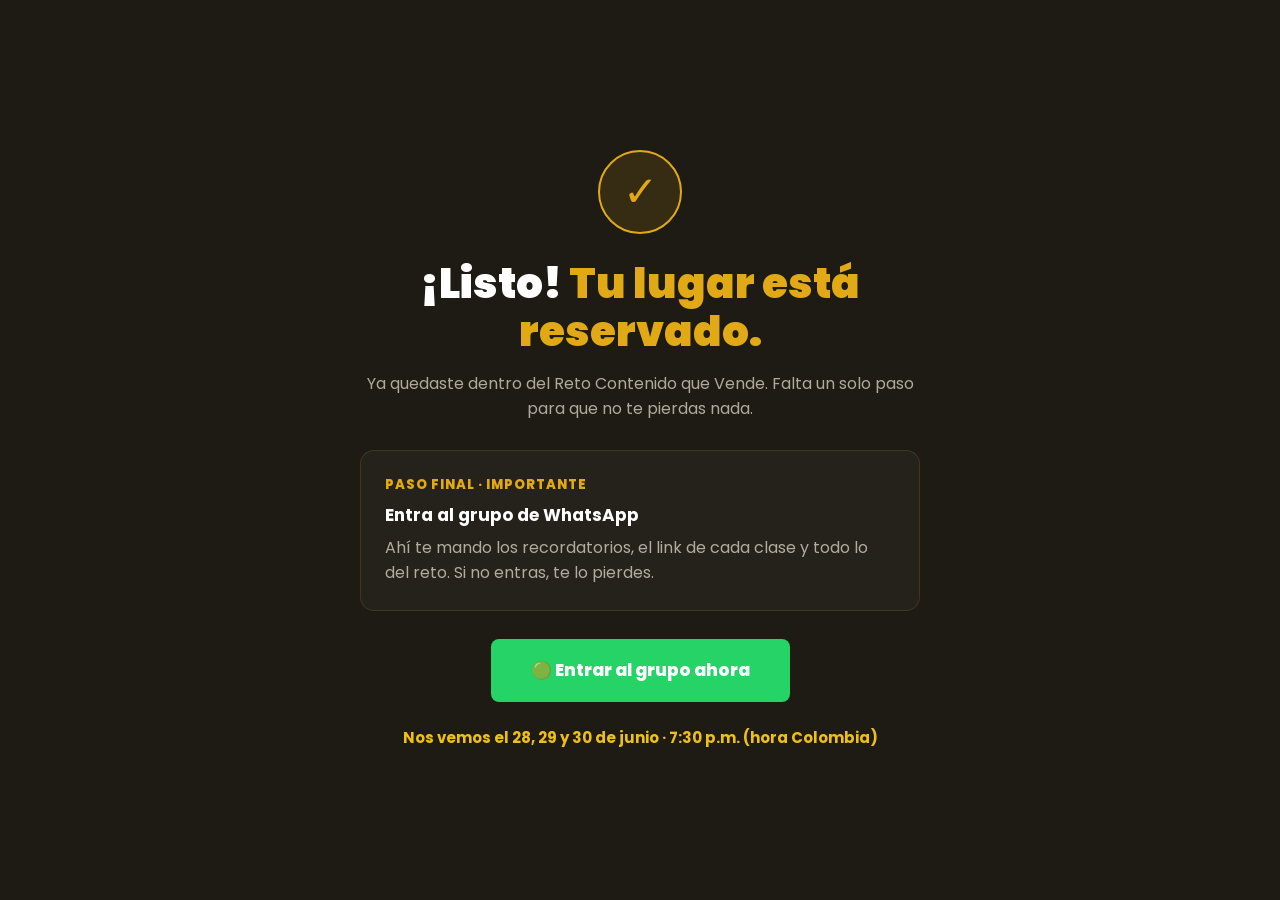
<file: reto-contenido-que-vende/gracias.html>
<!DOCTYPE html>
<html lang="es">
<head>
<meta charset="UTF-8">
<meta name="viewport" content="width=device-width, initial-scale=1.0">
<title>¡Listo! Reservaste tu lugar · Reto Contenido que Vende</title>
<!-- ====== META PIXEL + EVENTO DE CONVERSIÓN ====== -->
<!-- Esta página solo la ve quien YA se registró. Por eso aquí se dispara el evento 'Lead'. -->
<script>
!function(f,b,e,v,n,t,s){if(f.fbq)return;n=f.fbq=function(){n.callMethod?
n.callMethod.apply(n,arguments):n.queue.push(arguments)};if(!f._fbq)f._fbq=n;
n.push=n;n.loaded=!0;n.version='2.0';n.queue=[];t=b.createElement(e);t.async=!0;
t.src=v;s=b.getElementsByTagName(e)[0];s.parentNode.insertBefore(t,s)}(window,
document,'script','https://connect.facebook.net/en_US/fbevents.js');
fbq('init', '1022570830716112');
fbq('track', 'PageView');
fbq('track', 'Lead');   // <-- evento de conversión: registro completado
</script>
<noscript><img height="1" width="1" style="display:none" src="https://www.facebook.com/tr?id=1022570830716112&ev=Lead&noscript=1"/></noscript>
<!-- ====== FIN ====== -->
<link href="https://fonts.googleapis.com/css2?family=Poppins:wght@400;500;600;700;800;900&display=swap" rel="stylesheet">
<style>
*{box-sizing:border-box;margin:0;padding:0}
:root{--negro:#1E1A14;--dorado:#E1A915;--dorado3:#EEBF14;--texto:#F0E8D5;--wa:#25D366}
body{background:var(--negro);color:var(--texto);font-family:'Poppins',sans-serif;min-height:100vh;display:flex;align-items:center;justify-content:center;text-align:center;padding:24px;line-height:1.6}
.box{max-width:560px}
.check{width:84px;height:84px;border-radius:50%;background:rgba(225,169,21,.12);border:2px solid var(--dorado);color:var(--dorado);font-size:42px;display:flex;align-items:center;justify-content:center;margin:0 auto 26px}
h1{font-size:clamp(28px,5vw,42px);font-weight:900;color:#fff;margin-bottom:14px;line-height:1.15}
h1 .g{color:var(--dorado)}
p{color:rgba(240,232,213,.7);font-size:16px;margin-bottom:14px}
.step{background:rgba(255,255,255,.03);border:1px solid rgba(225,169,21,.15);border-radius:14px;padding:24px;margin:28px 0;text-align:left}
.step .n{color:var(--dorado);font-weight:800;font-size:13px;letter-spacing:1px;text-transform:uppercase;margin-bottom:6px}
.step .t{color:#fff;font-weight:700;font-size:17px;margin-bottom:6px}
.btn-wa{display:inline-flex;align-items:center;gap:10px;background:var(--wa);color:#fff;font-size:17px;font-weight:800;padding:18px 40px;border-radius:8px;text-decoration:none;transition:transform .15s}
.btn-wa:hover{transform:translateY(-2px)}
.fechas{color:var(--dorado3);font-weight:700;font-size:15px;margin-top:24px}
.small{font-size:12px;color:rgba(240,232,213,.4);margin-top:26px}
.mock-tag{position:fixed;top:0;left:0;background:var(--dorado);color:var(--negro);font-size:10px;font-weight:800;padding:3px 10px;letter-spacing:1px}
</style>
</head>
<body>
<div class="box">
<div class="check">✓</div>
<h1>¡Listo! <span class="g">Tu lugar está reservado.</span></h1>
<p>Ya quedaste dentro del Reto Contenido que Vende. Falta un solo paso para que no te pierdas nada.</p>

<div class="step">
<div class="n">Paso final · importante</div>
<div class="t">Entra al grupo de WhatsApp</div>
<p style="margin:0">Ahí te mando los recordatorios, el link de cada clase y todo lo del reto. Si no entras, te lo pierdes.</p>
</div>

<a href="https://go.wha.link/ale-rincon" class="btn-wa">🟢 Entrar al grupo ahora</a>

<div class="fechas">Nos vemos el 28, 29 y 30 de junio · 7:30 p.m. (hora Colombia)</div></div>
</body>
</html>
</file>
